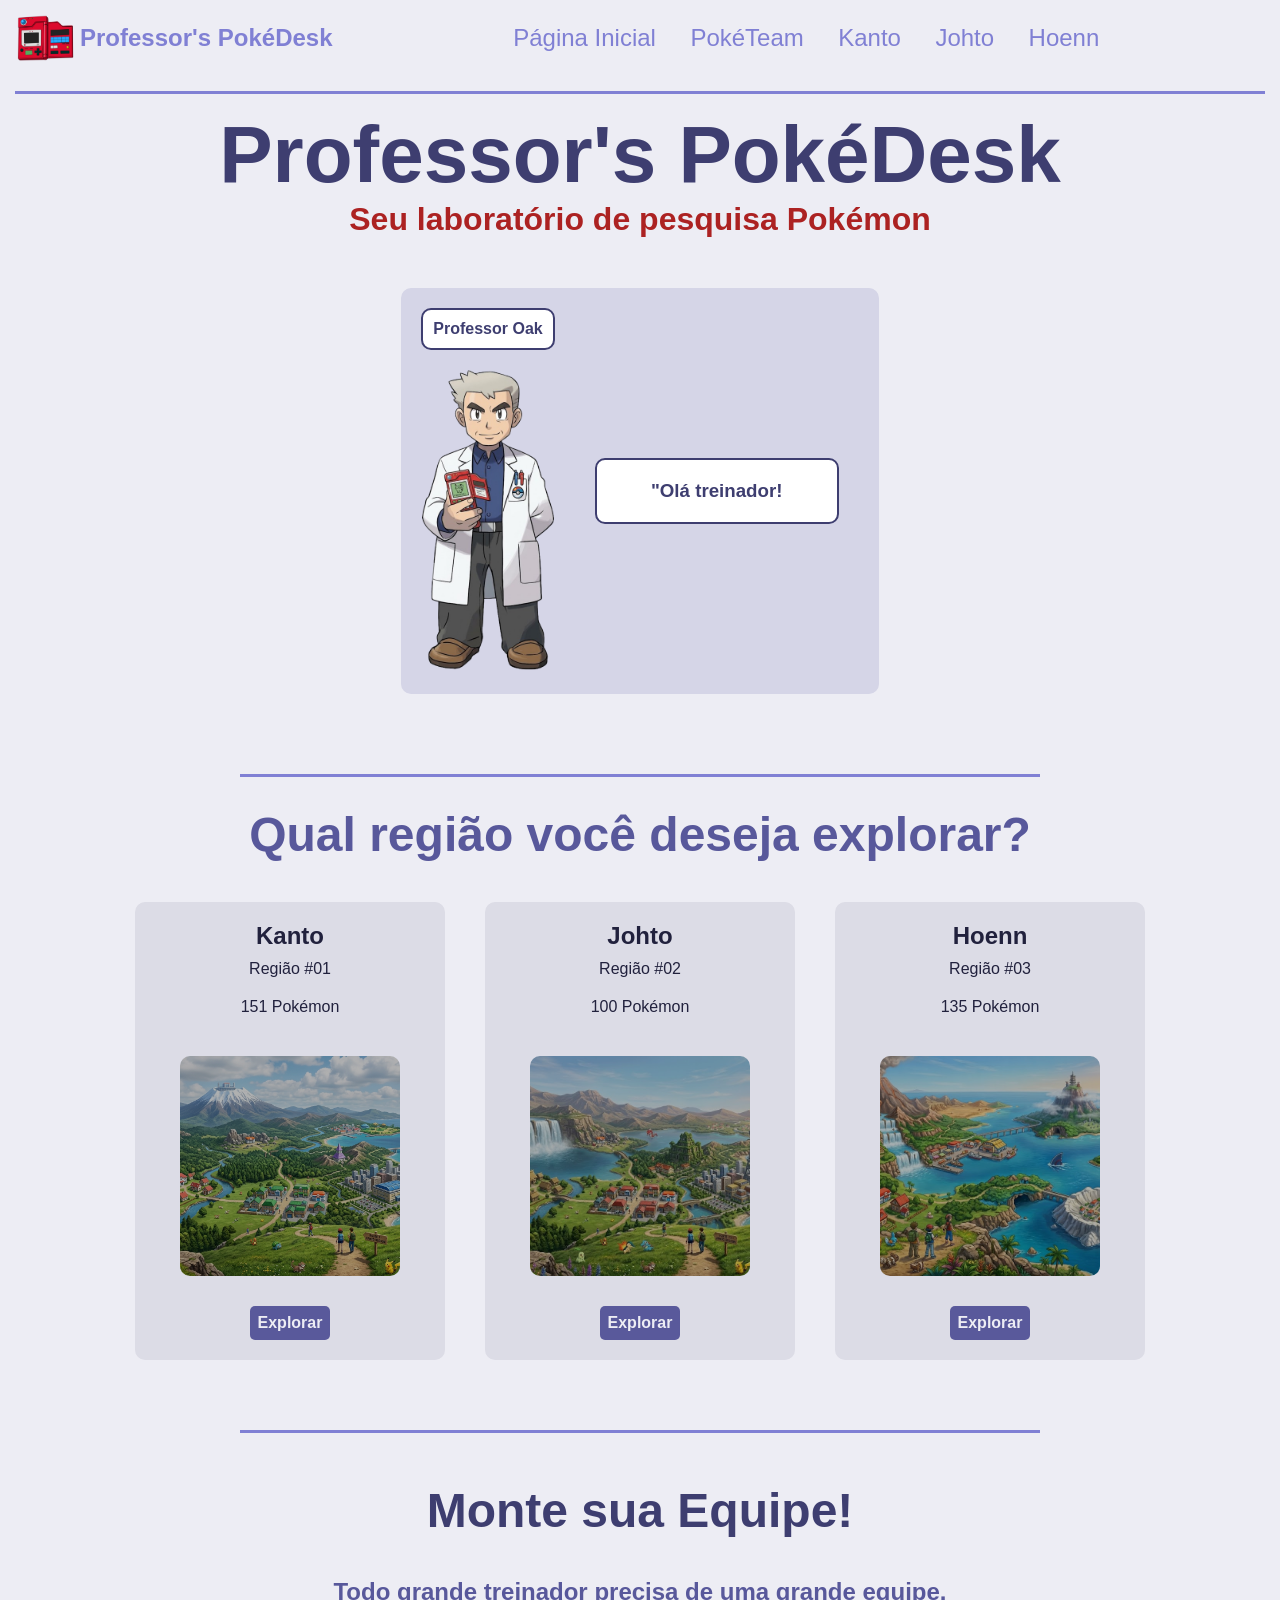
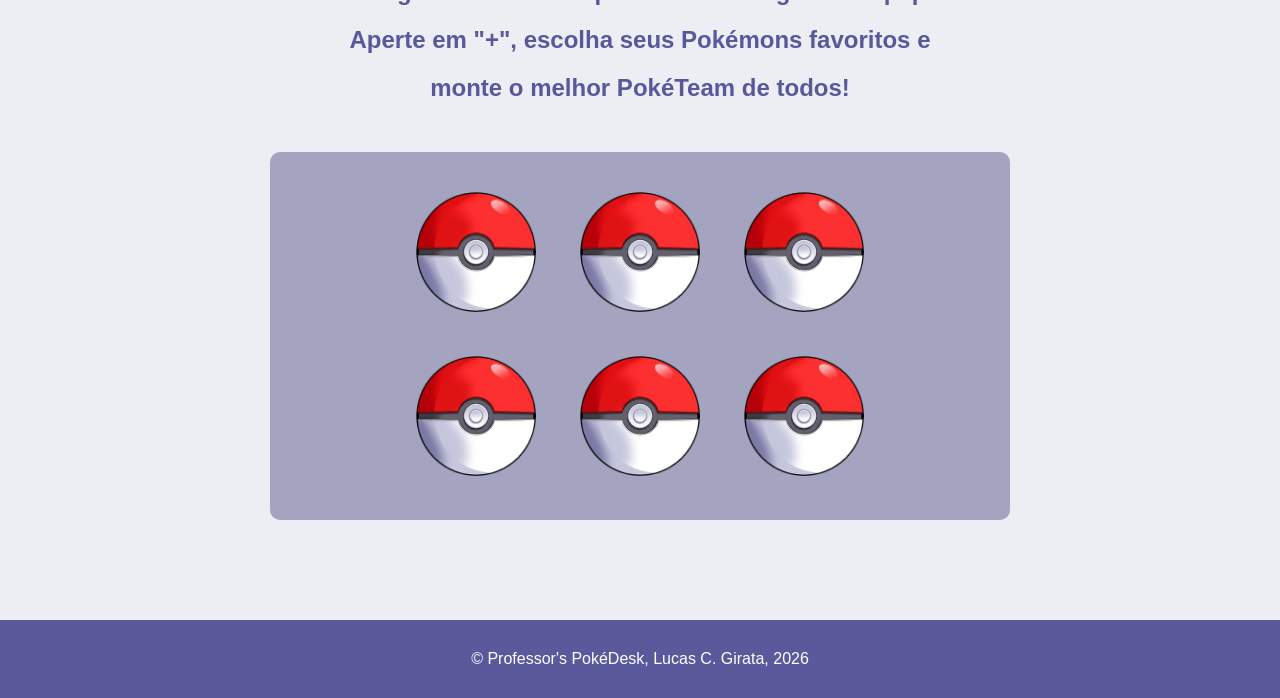
<file: pages/index.html>
<!doctype html>
<html lang="pt-br">
  <head>
    <meta charset="UTF-8" />
    <meta name="viewport" content="width=device-width, initial-scale=1.0" />
    <title>Professor's PokéDesk</title>
    <link rel="stylesheet" href="index.css" />
    <link rel="icon" type="image/x-icon" href="../imgs/pokedex.webp" />
    <script src="index.js" defer></script>
  </head>
  <body>
    <header>
      <a href="index.html" id="logo">
        <img src="../imgs/pokedex.webp" alt="logo_pokedex" />
        <h2>Professor's PokéDesk</h2>
      </a>
      <nav>
        <a href="index.html">Página Inicial</a>
        <a href="poketeam.html">PokéTeam</a>
        <a href="kanto.html">Kanto</a>
        <a href="johto.html">Johto</a>
        <a href="hoenn.html">Hoenn</a>
      </nav>
    </header>

    <hr />

    <main>
      <section class="section1">
        <h1>Professor's PokéDesk</h1>
        <h2>Seu laboratório de pesquisa Pokémon</h2>
        <div id="speak">
          <div>
            <h4>Professor Oak</h4>
            <img src="../imgs/index/professor.png" alt="Professor" />
          </div>
          <h3 id="speech"></h3>
        </div>
      </section>

      <hr />

      <section class="section2">
        <h1>Qual região você deseja explorar?</h1>
        <div class="region-cards">
          <div class="card">
            <span id="kanto">
              <h3>Kanto</h3>
            </span>
            <p>Região #01</p>
            <p>151 Pokémon</p>
            <img src="../imgs/kanto/kanto.jpeg" alt="Kanto" />
            <a href="kanto.html">Explorar</a>
          </div>

          <div class="card">
            <span id="johto">
              <h3>Johto</h3>
            </span>
            <p>Região #02</p>
            <p>100 Pokémon</p>
            <img src="../imgs/johto/johto.jpg" alt="Johto" />
            <a href="johto.html">Explorar</a>
          </div>

          <div class="card">
            <span id="hoenn">
              <h3>Hoenn</h3>
            </span>
            <p>Região #03</p>
            <p>135 Pokémon</p>
            <img src="../imgs/hoenn/hoenn.jpg" alt="Hoenn" />
            <a href="hoenn.html">Explorar</a>
          </div>
        </div>
        <hr />
      </section>

      <section class="section3">
        <h1>Monte sua Equipe!</h1>
        <h2>Todo grande treinador precisa de uma grande equipe.</h2>
        <h2>Aperte em "+", escolha seus Pokémons favoritos e</h2>
        <h2>monte o melhor PokéTeam de todos!</h2>
        <div class="desk">
          <div>
            <div class="img-wrapper">
              <img
                src="../imgs/index/pokeball.png"
                class="img-normal"
                alt="pokebola"
              />
              <img
                src="../imgs/index/open-pokeball.png"
                class="img-hover"
                alt="pokebola aberta"
              />
              <a href="poketeam.html" class="input-overlay">+</a>
            </div>
            <div class="img-wrapper">
              <img
                src="../imgs/index/pokeball.png"
                class="img-normal"
                alt="pokebola"
              />
              <img
                src="../imgs/index/open-pokeball.png"
                class="img-hover"
                alt="pokebola aberta"
              />
              <a href="poketeam.html" class="input-overlay">+</a>
            </div>
            <div class="img-wrapper">
              <img
                src="../imgs/index/pokeball.png"
                class="img-normal"
                alt="pokebola"
              />
              <img
                src="../imgs/index/open-pokeball.png"
                class="img-hover"
                alt="pokebola aberta"
              />
              <a href="poketeam.html" class="input-overlay">+</a>
            </div>
          </div>
          <div>
            <div class="img-wrapper">
              <img
                src="../imgs/index/pokeball.png"
                class="img-normal"
                alt="pokebola"
              />
              <img
                src="../imgs/index/open-pokeball.png"
                class="img-hover"
                alt="pokebola aberta"
              />
              <a href="poketeam.html" class="input-overlay">+</a>
            </div>
            <div class="img-wrapper">
              <img
                src="../imgs/index/pokeball.png"
                class="img-normal"
                alt="pokebola"
              />
              <img
                src="../imgs/index/open-pokeball.png"
                class="img-hover"
                alt="pokebola aberta"
              />
              <a href="poketeam.html" class="input-overlay">+</a>
            </div>
            <div class="img-wrapper">
              <img
                src="../imgs/index/pokeball.png"
                class="img-normal"
                alt="pokebola"
              />
              <img
                src="../imgs/index/open-pokeball.png"
                class="img-hover"
                alt="pokebola aberta"
              />
              <a href="poketeam.html" class="input-overlay">+</a>
            </div>
          </div>
        </div>
      </section>
    </main>

    <footer>© Professor's PokéDesk, Lucas C. Girata, 2026</footer>
  </body>
</html>
</file>
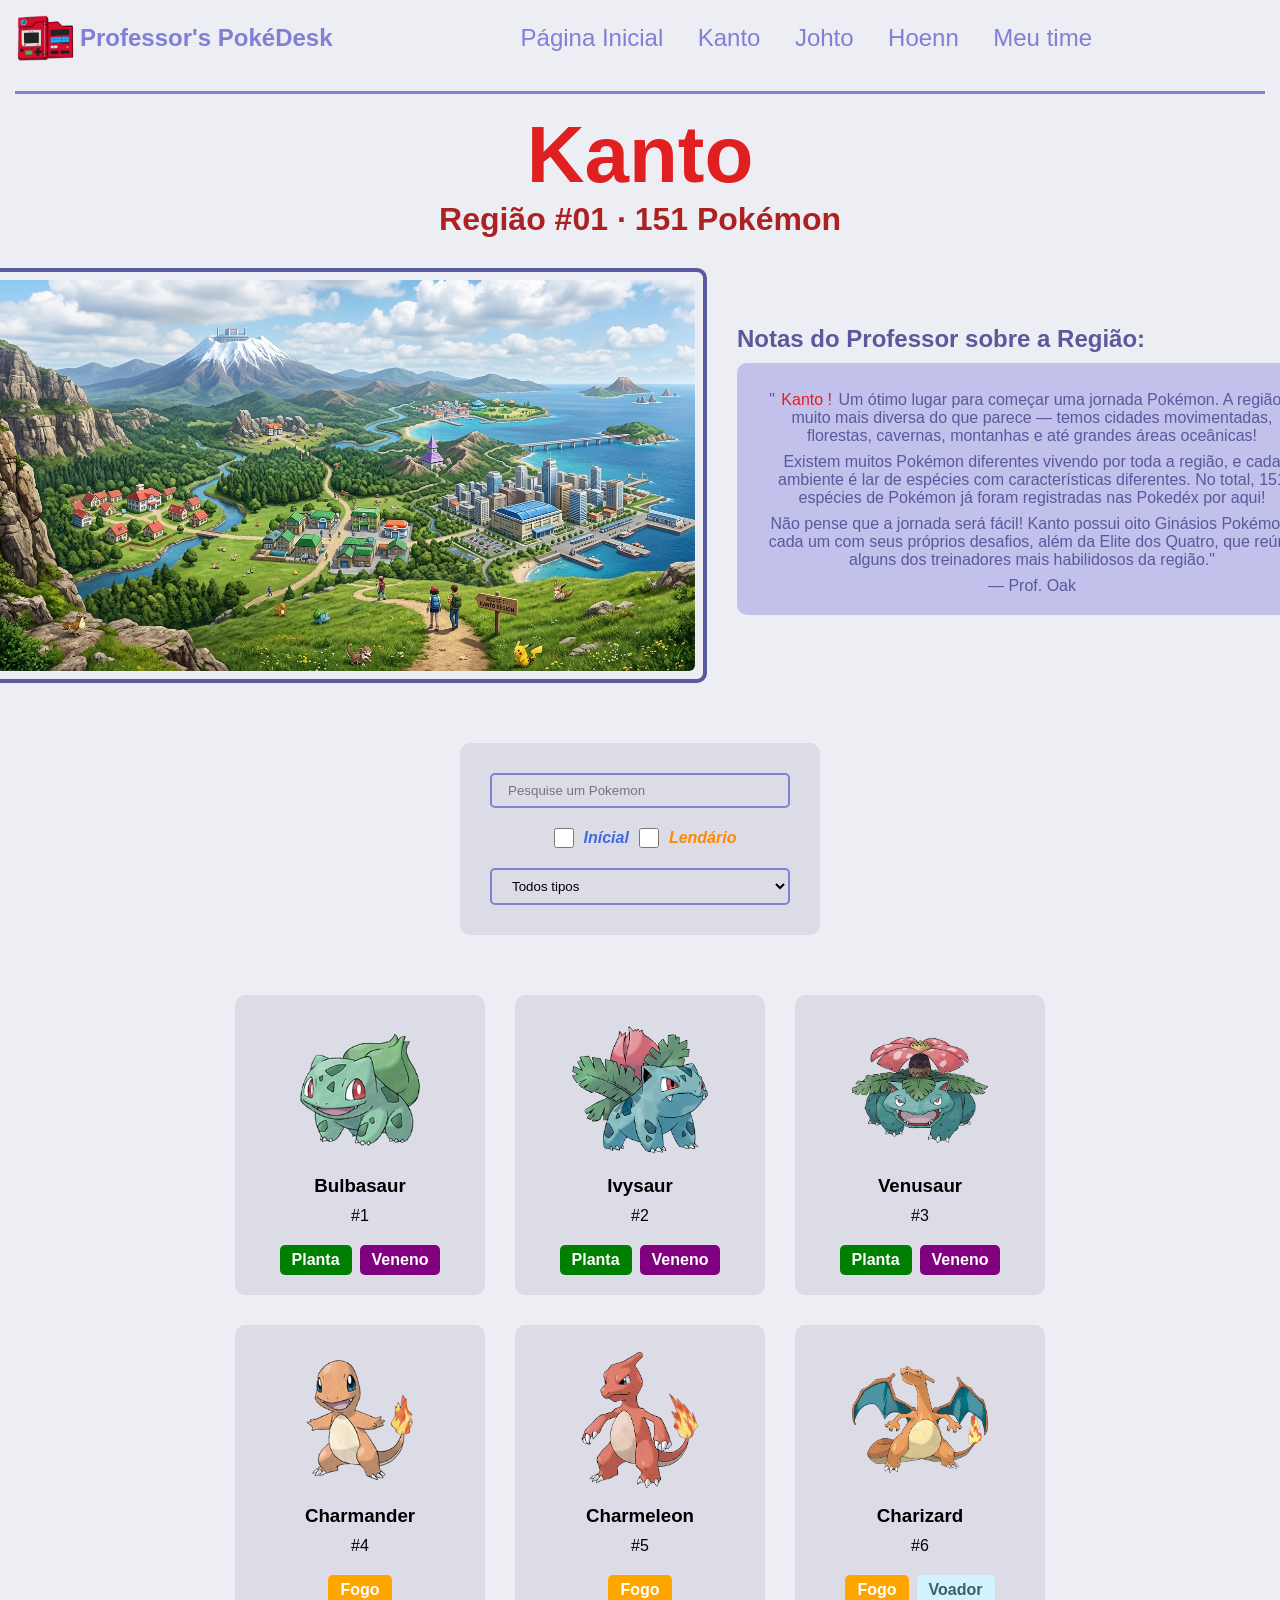
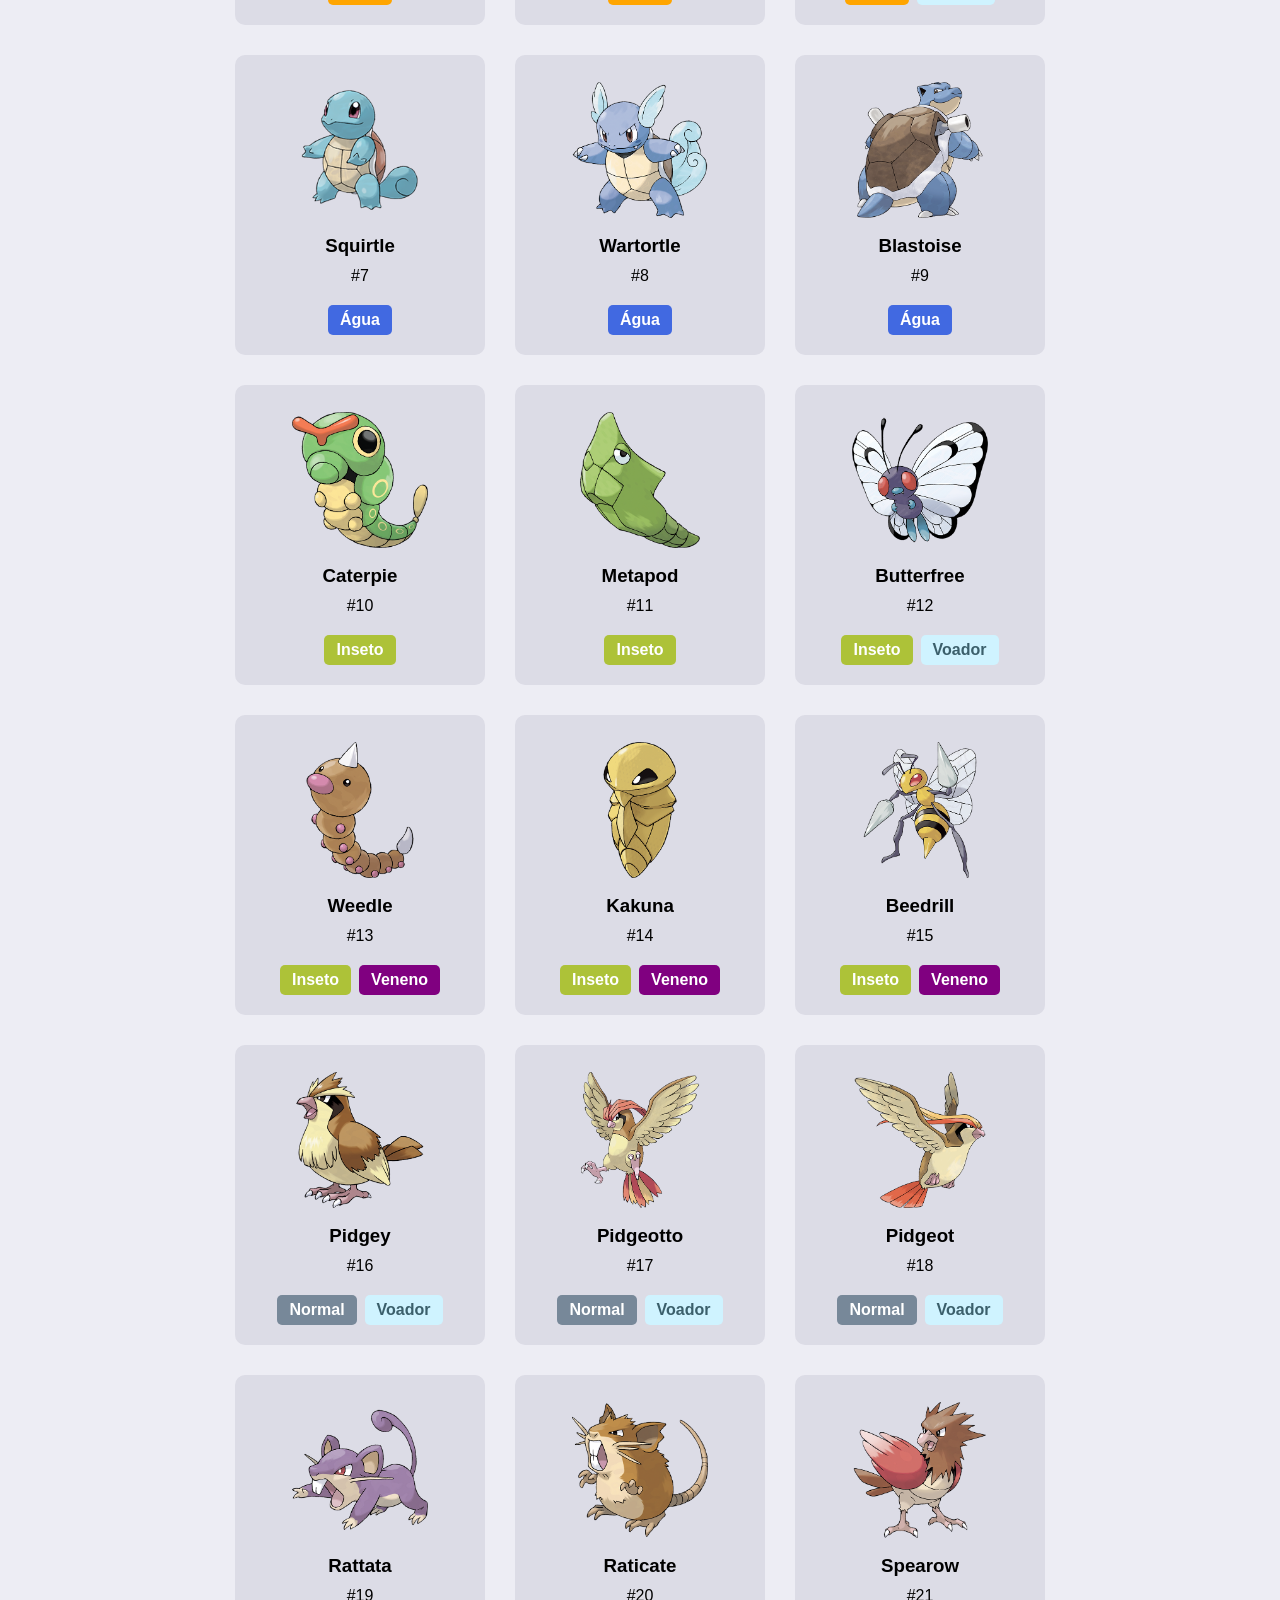
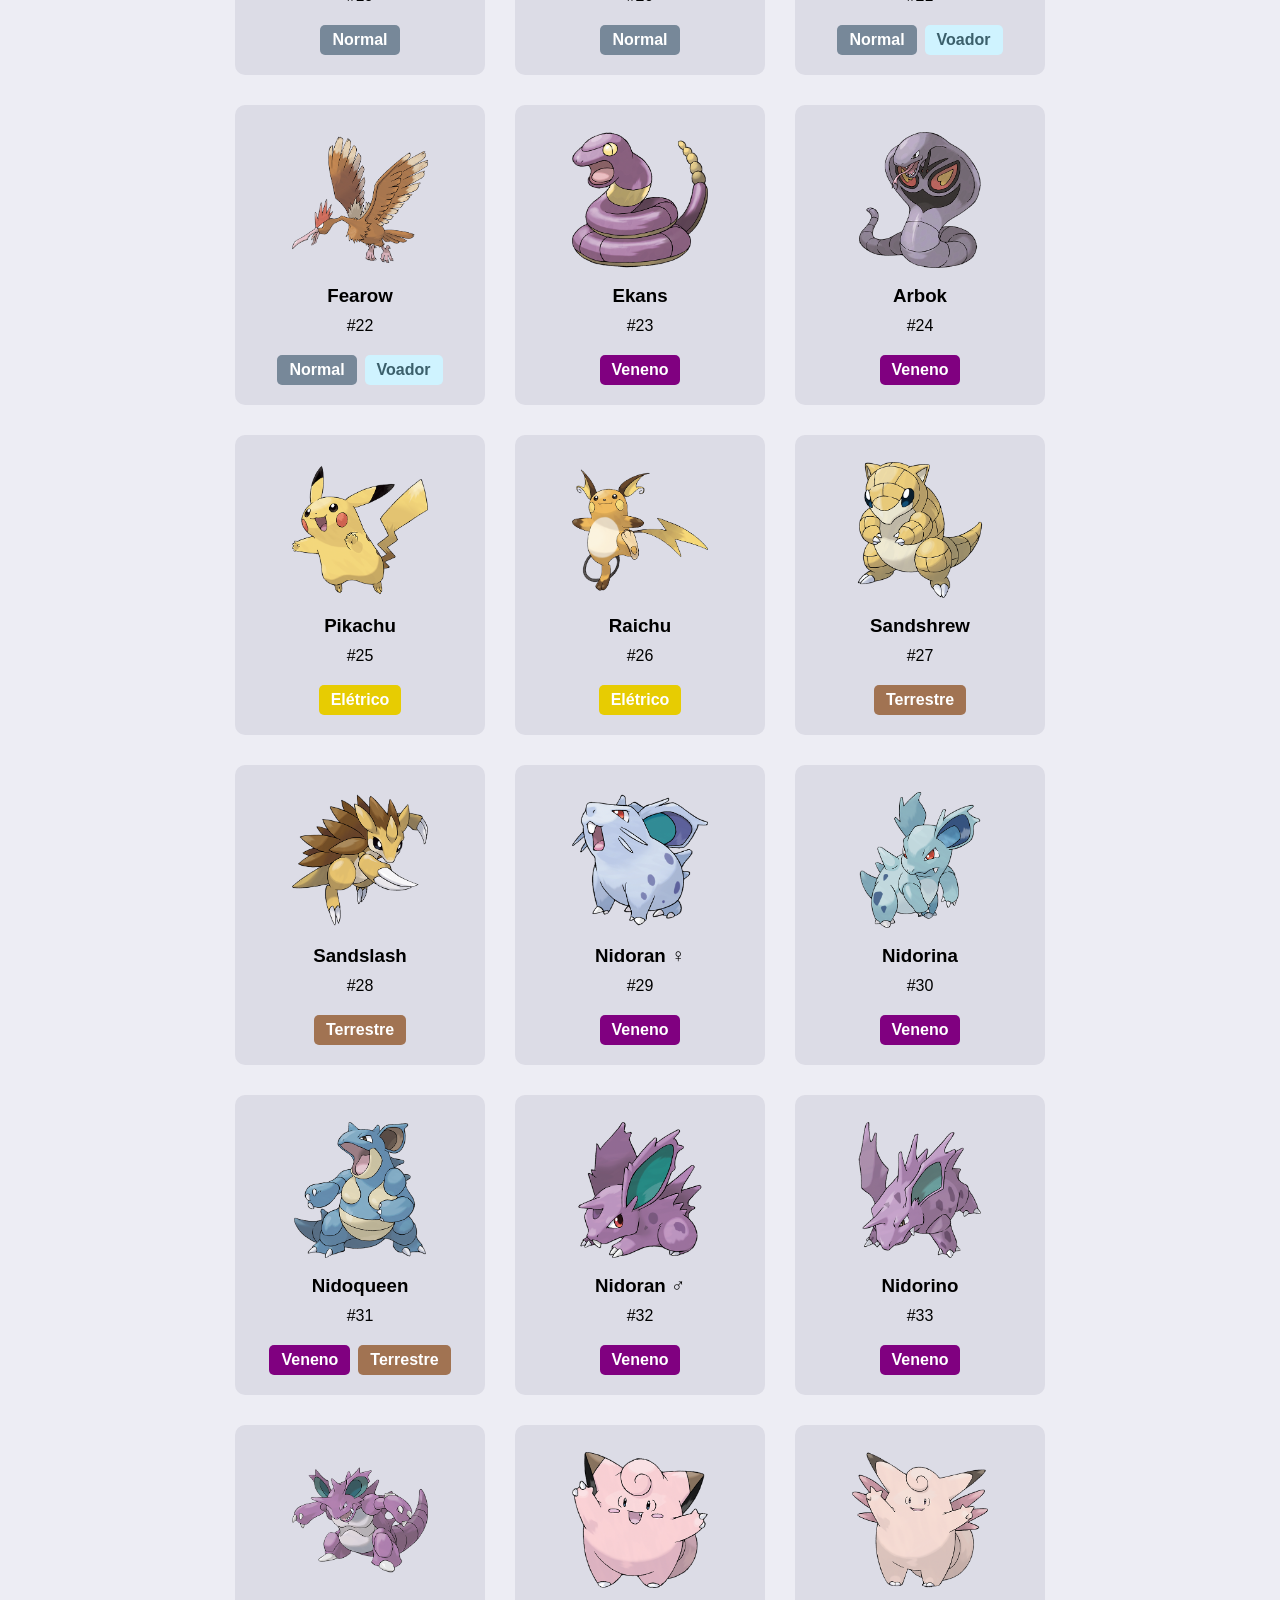
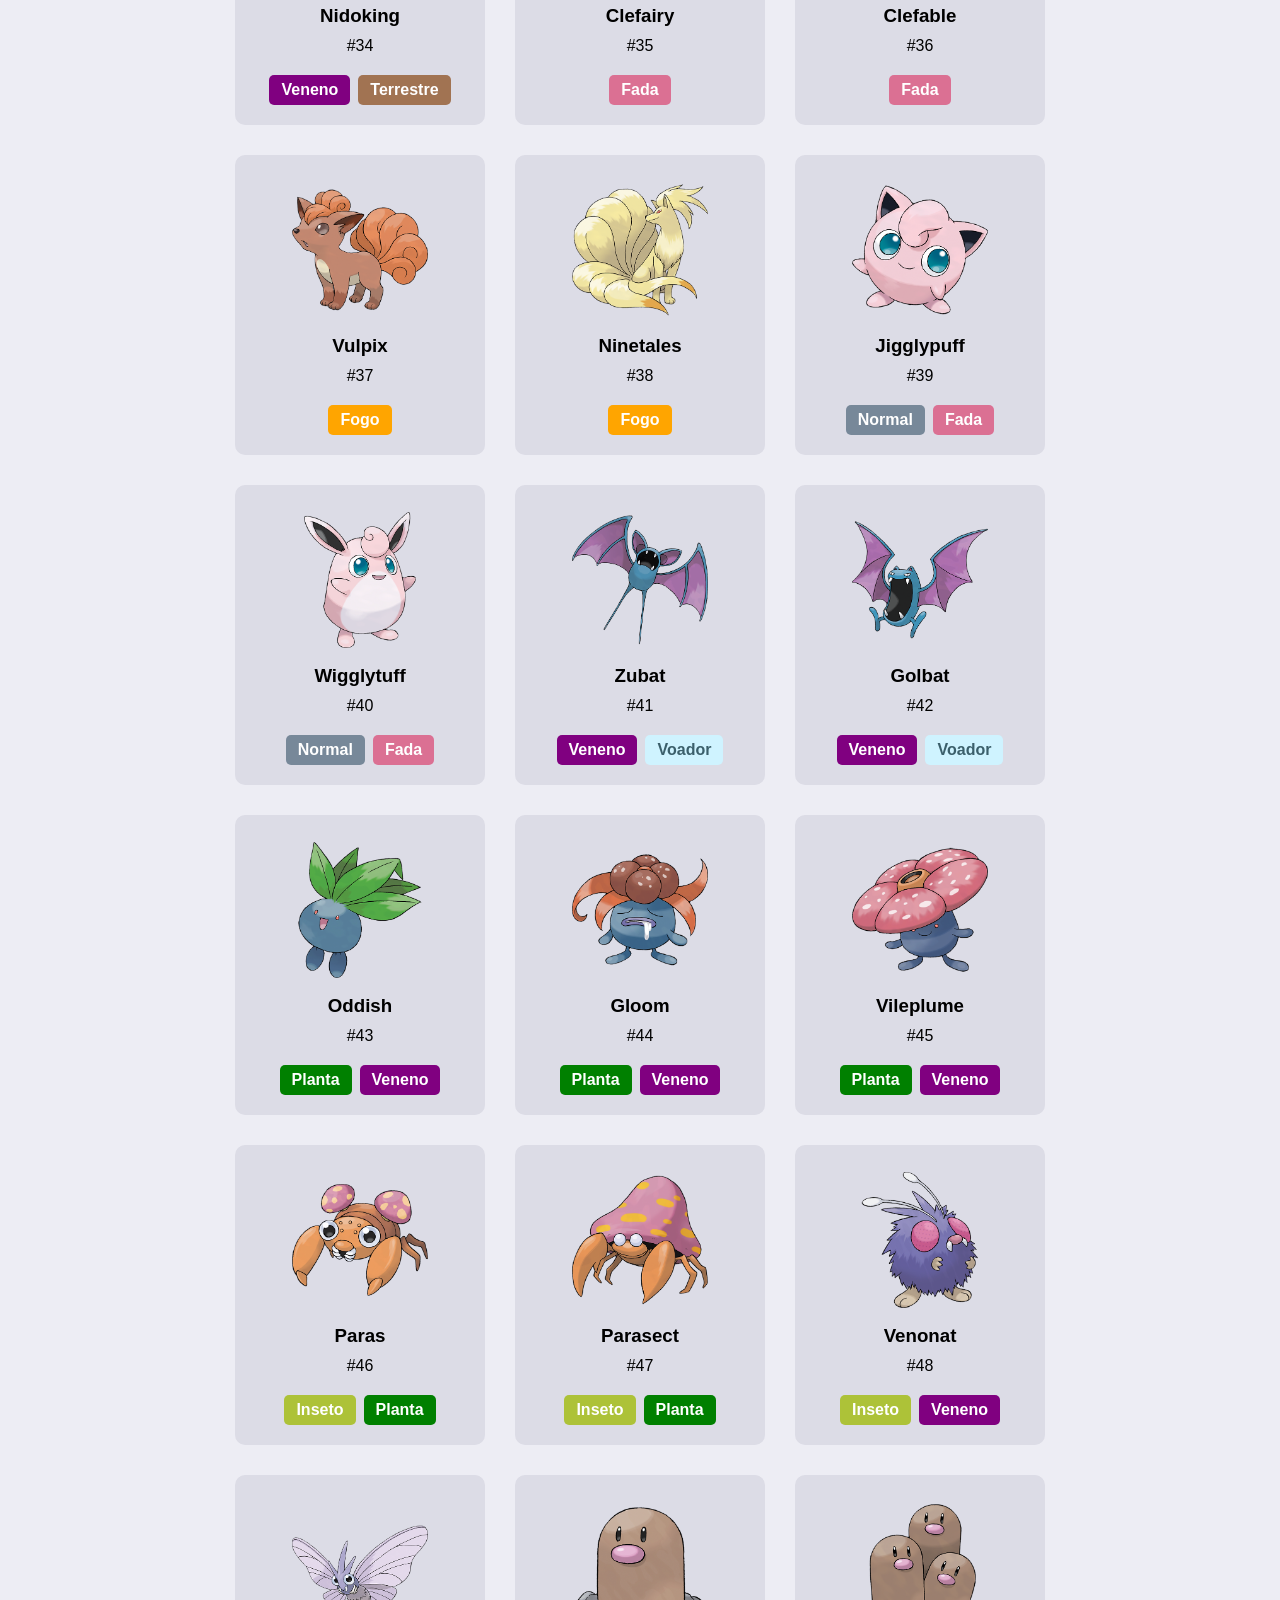
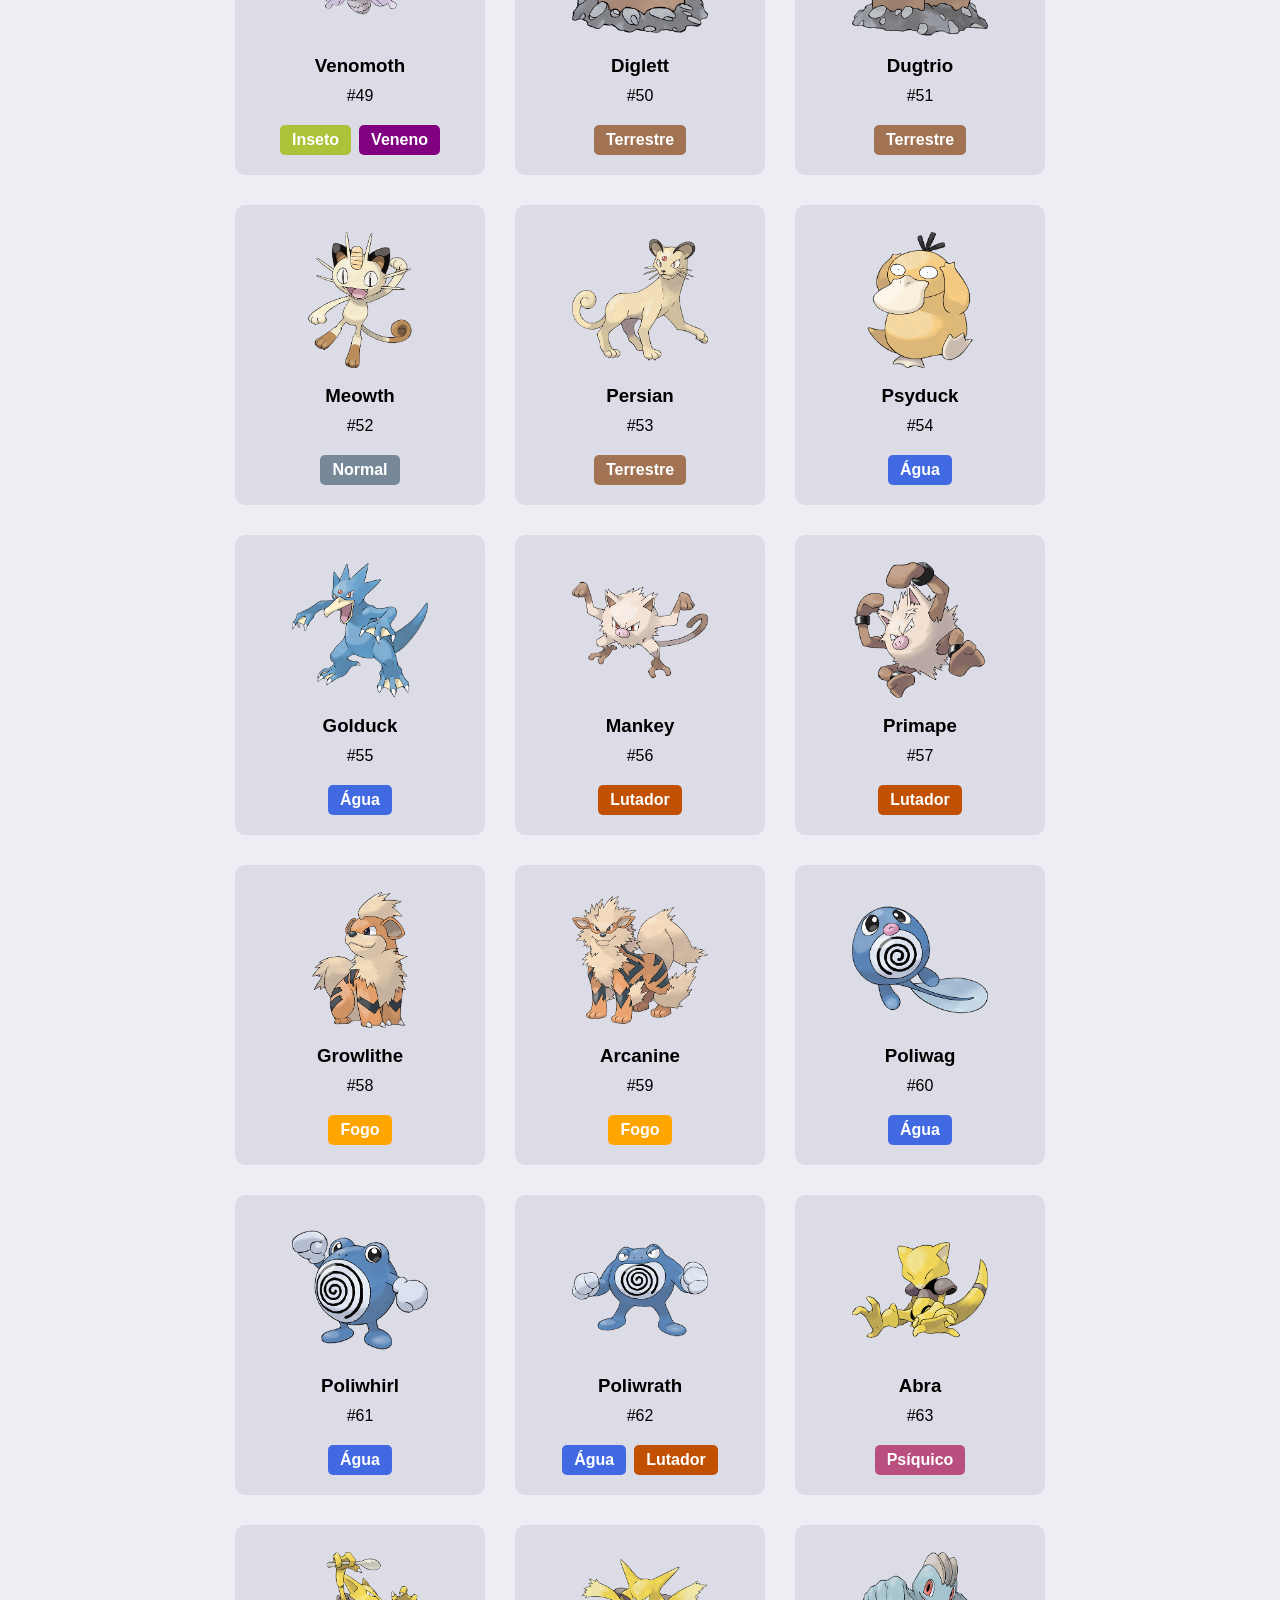
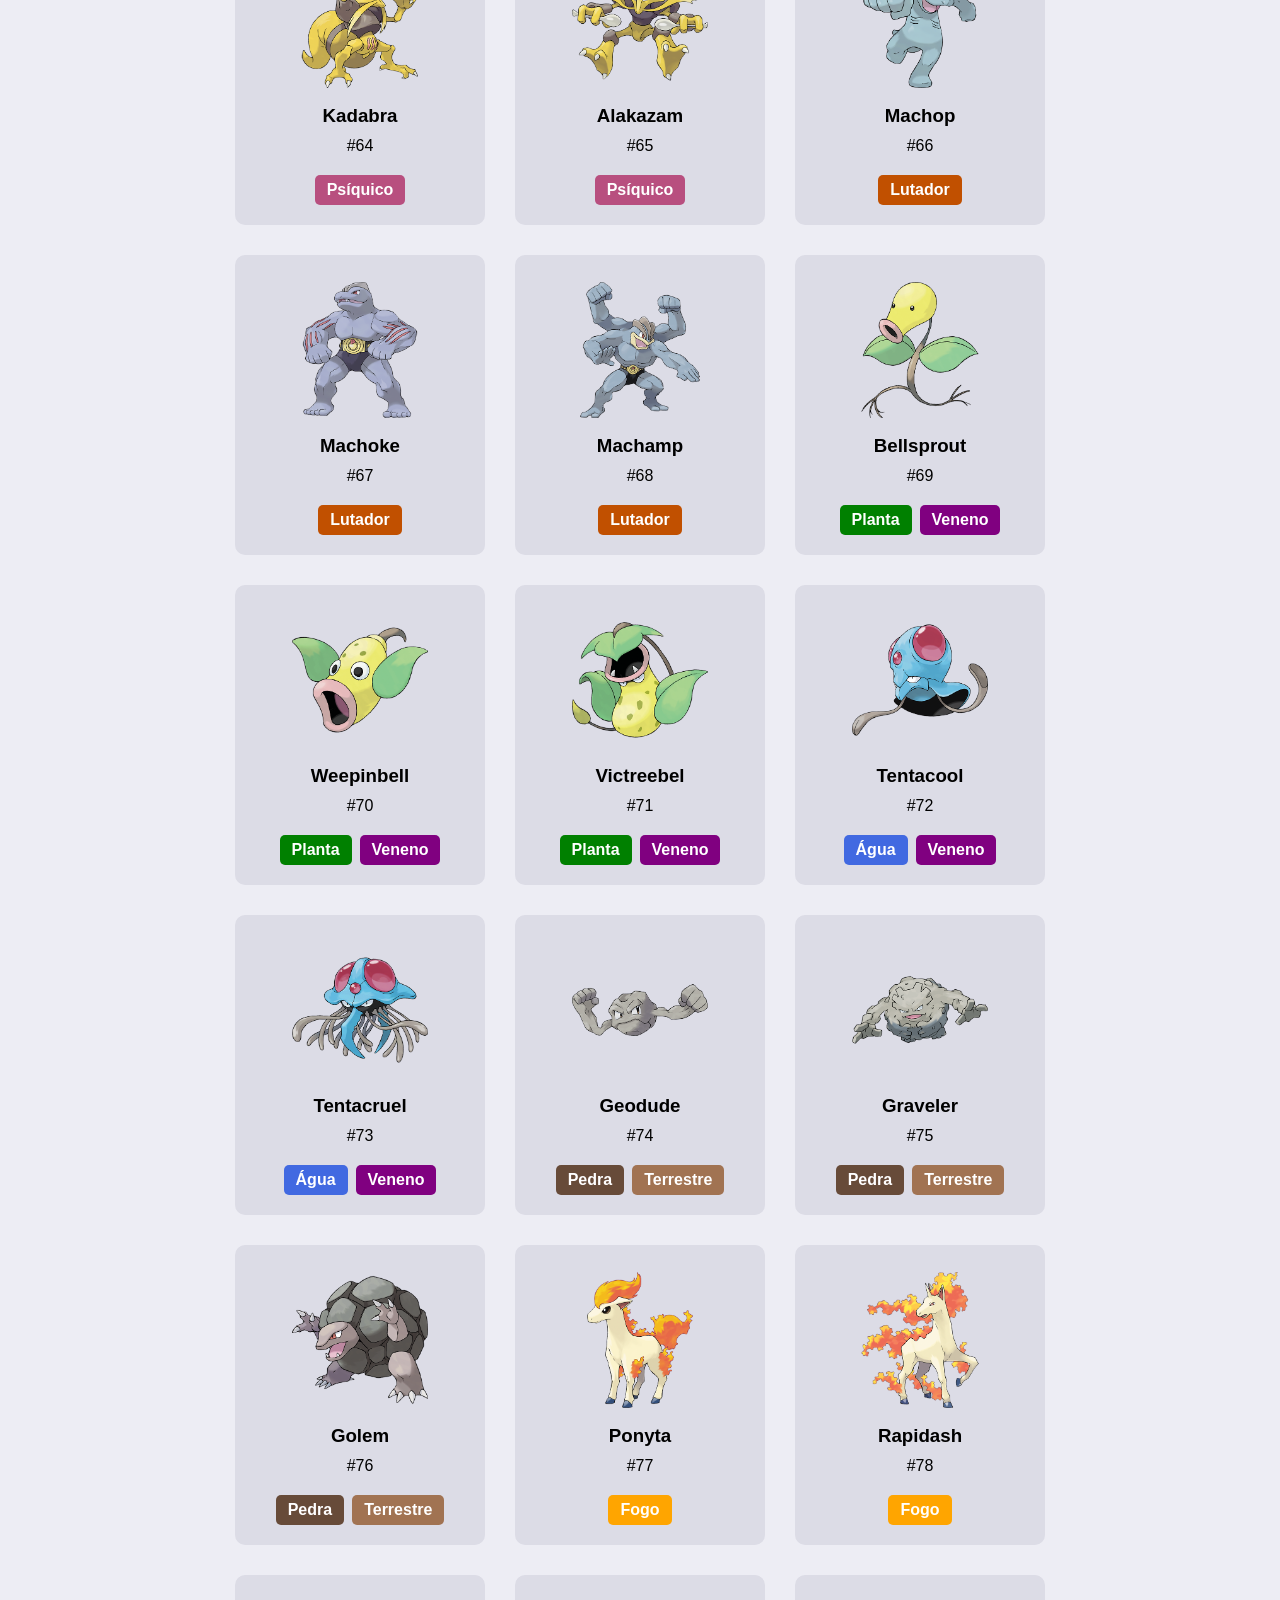
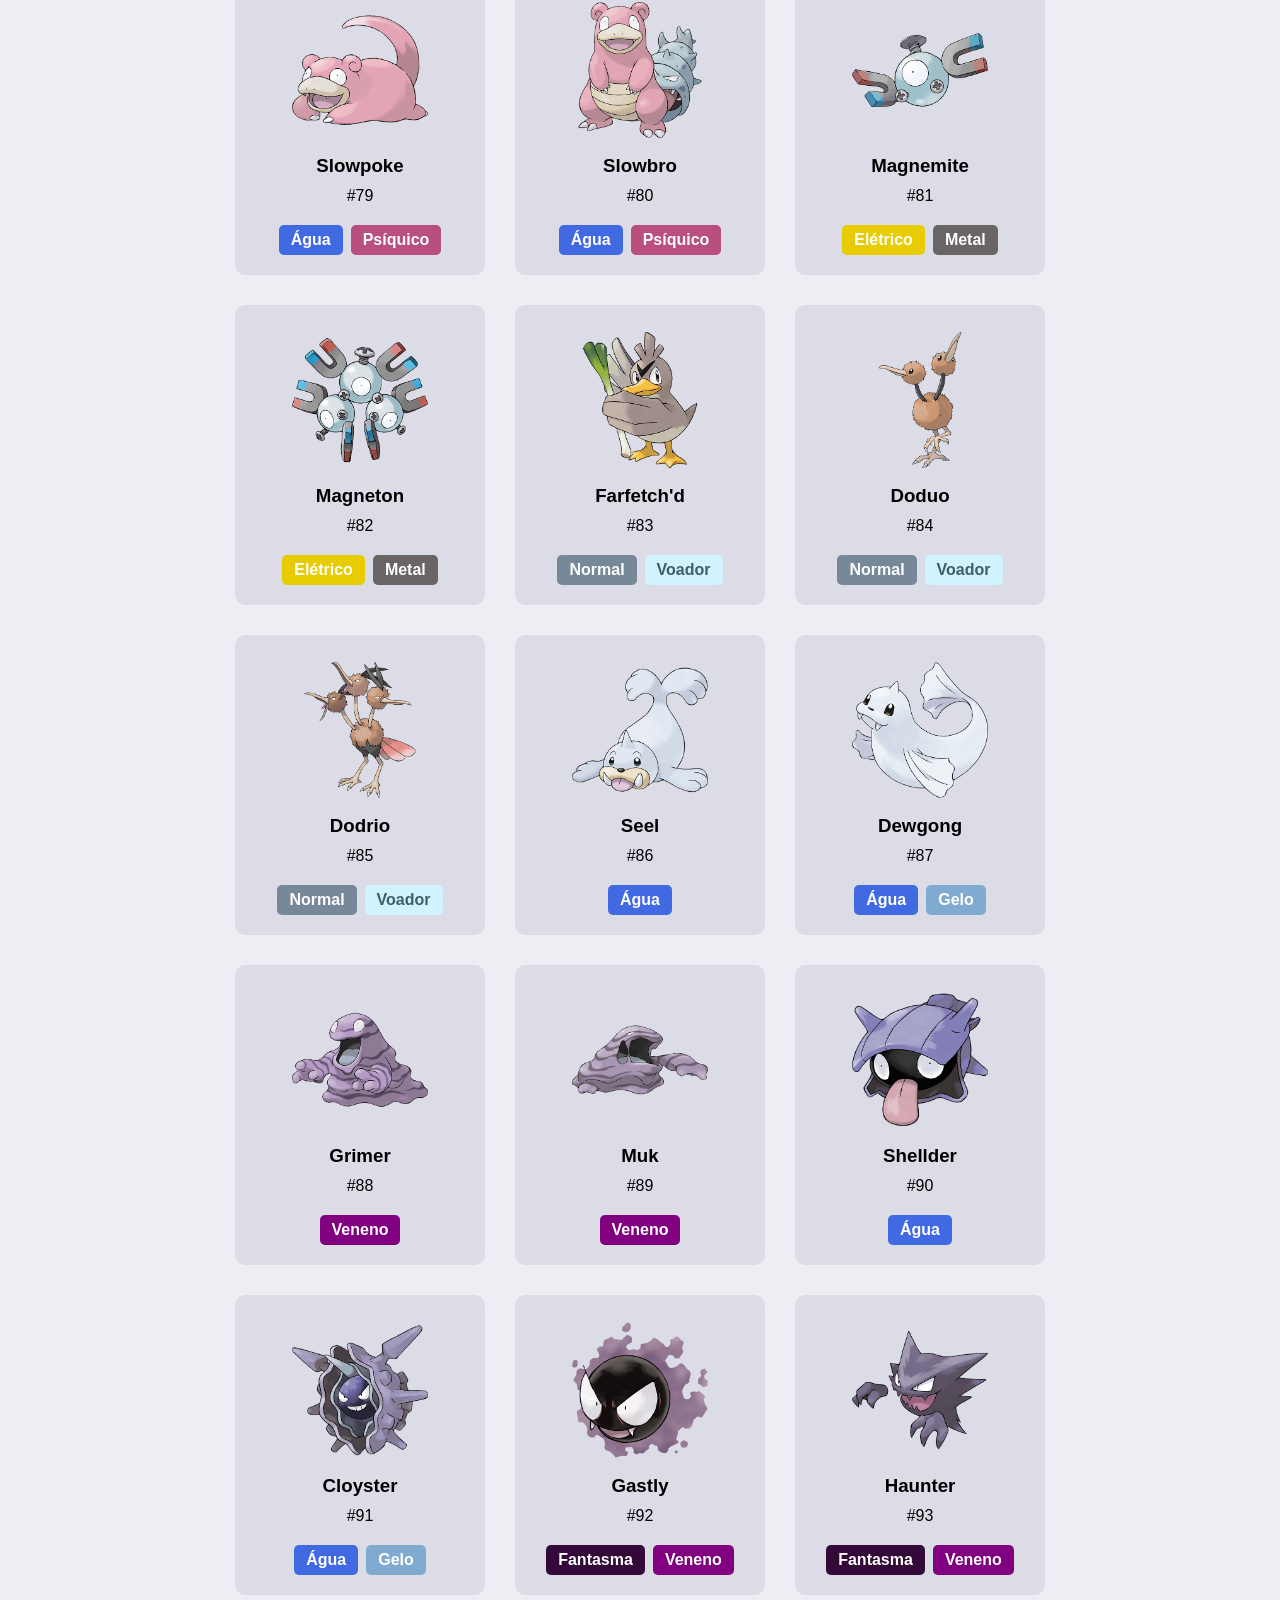
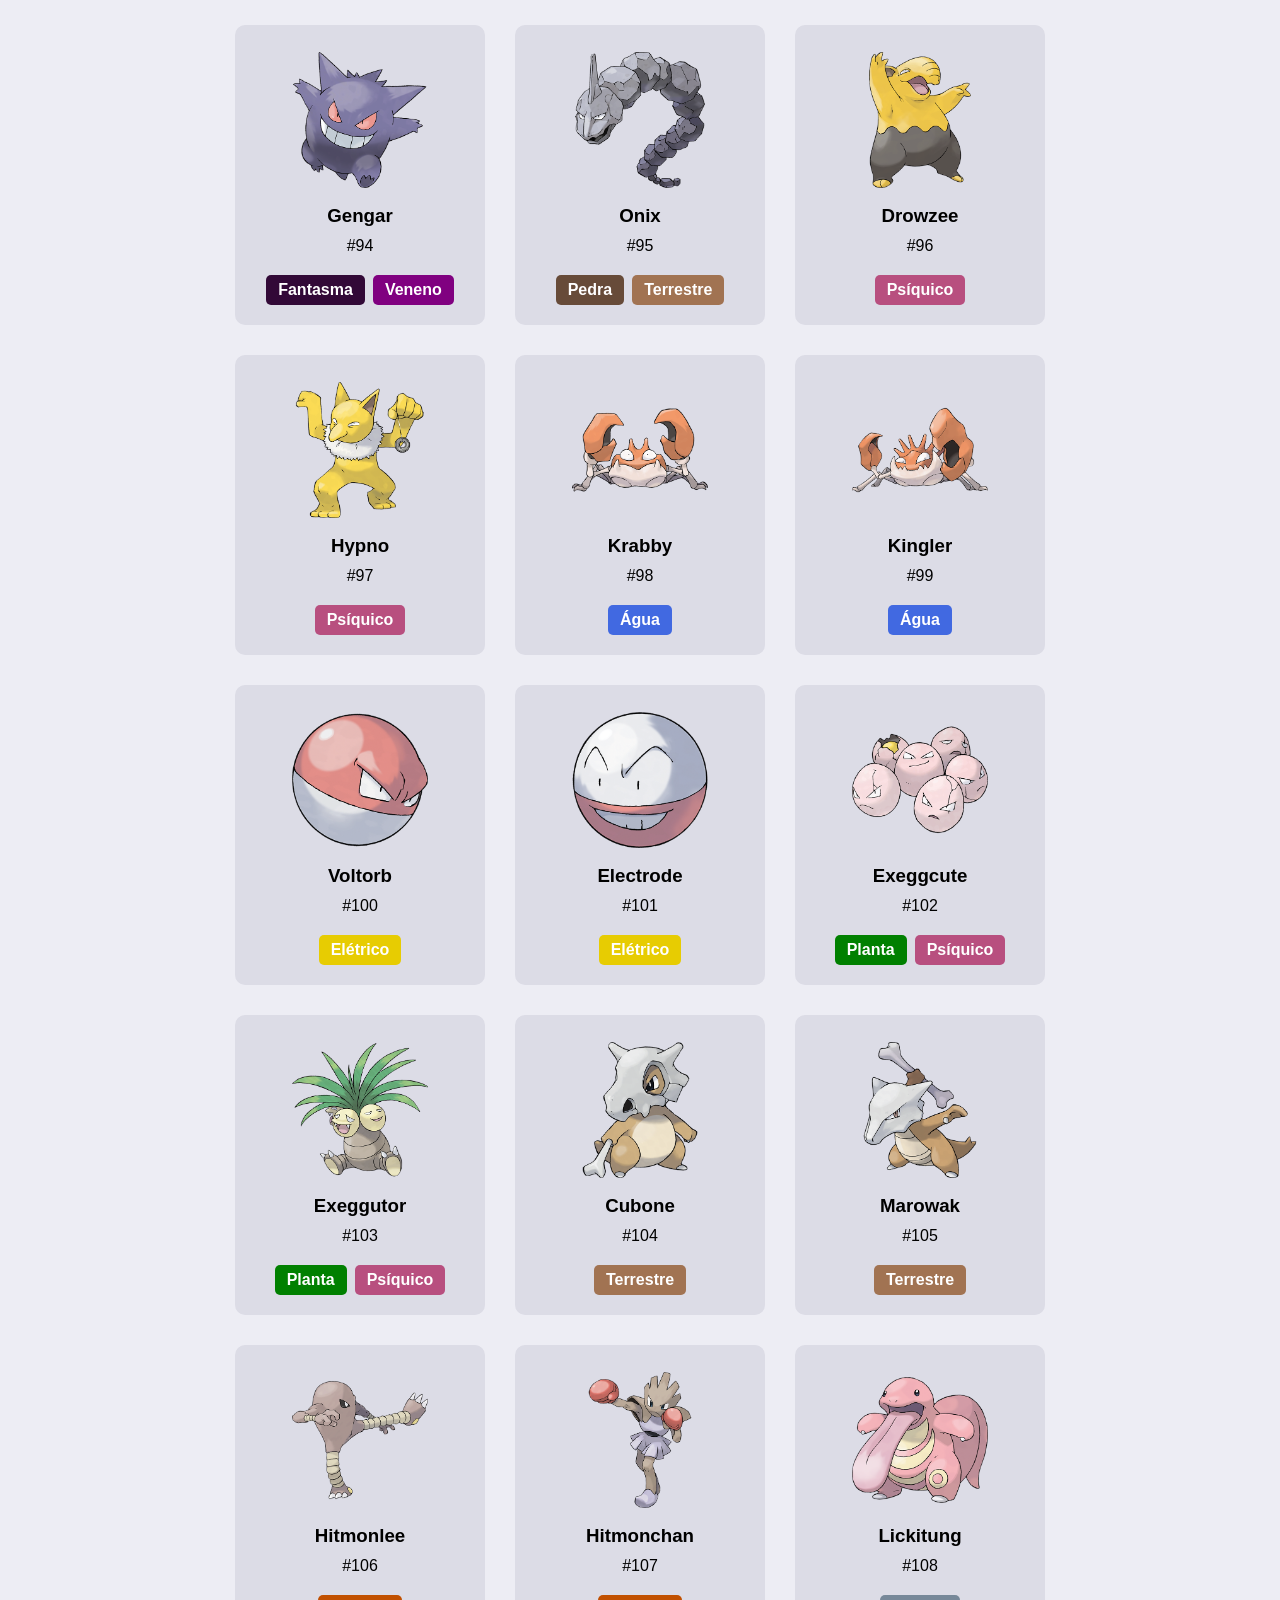
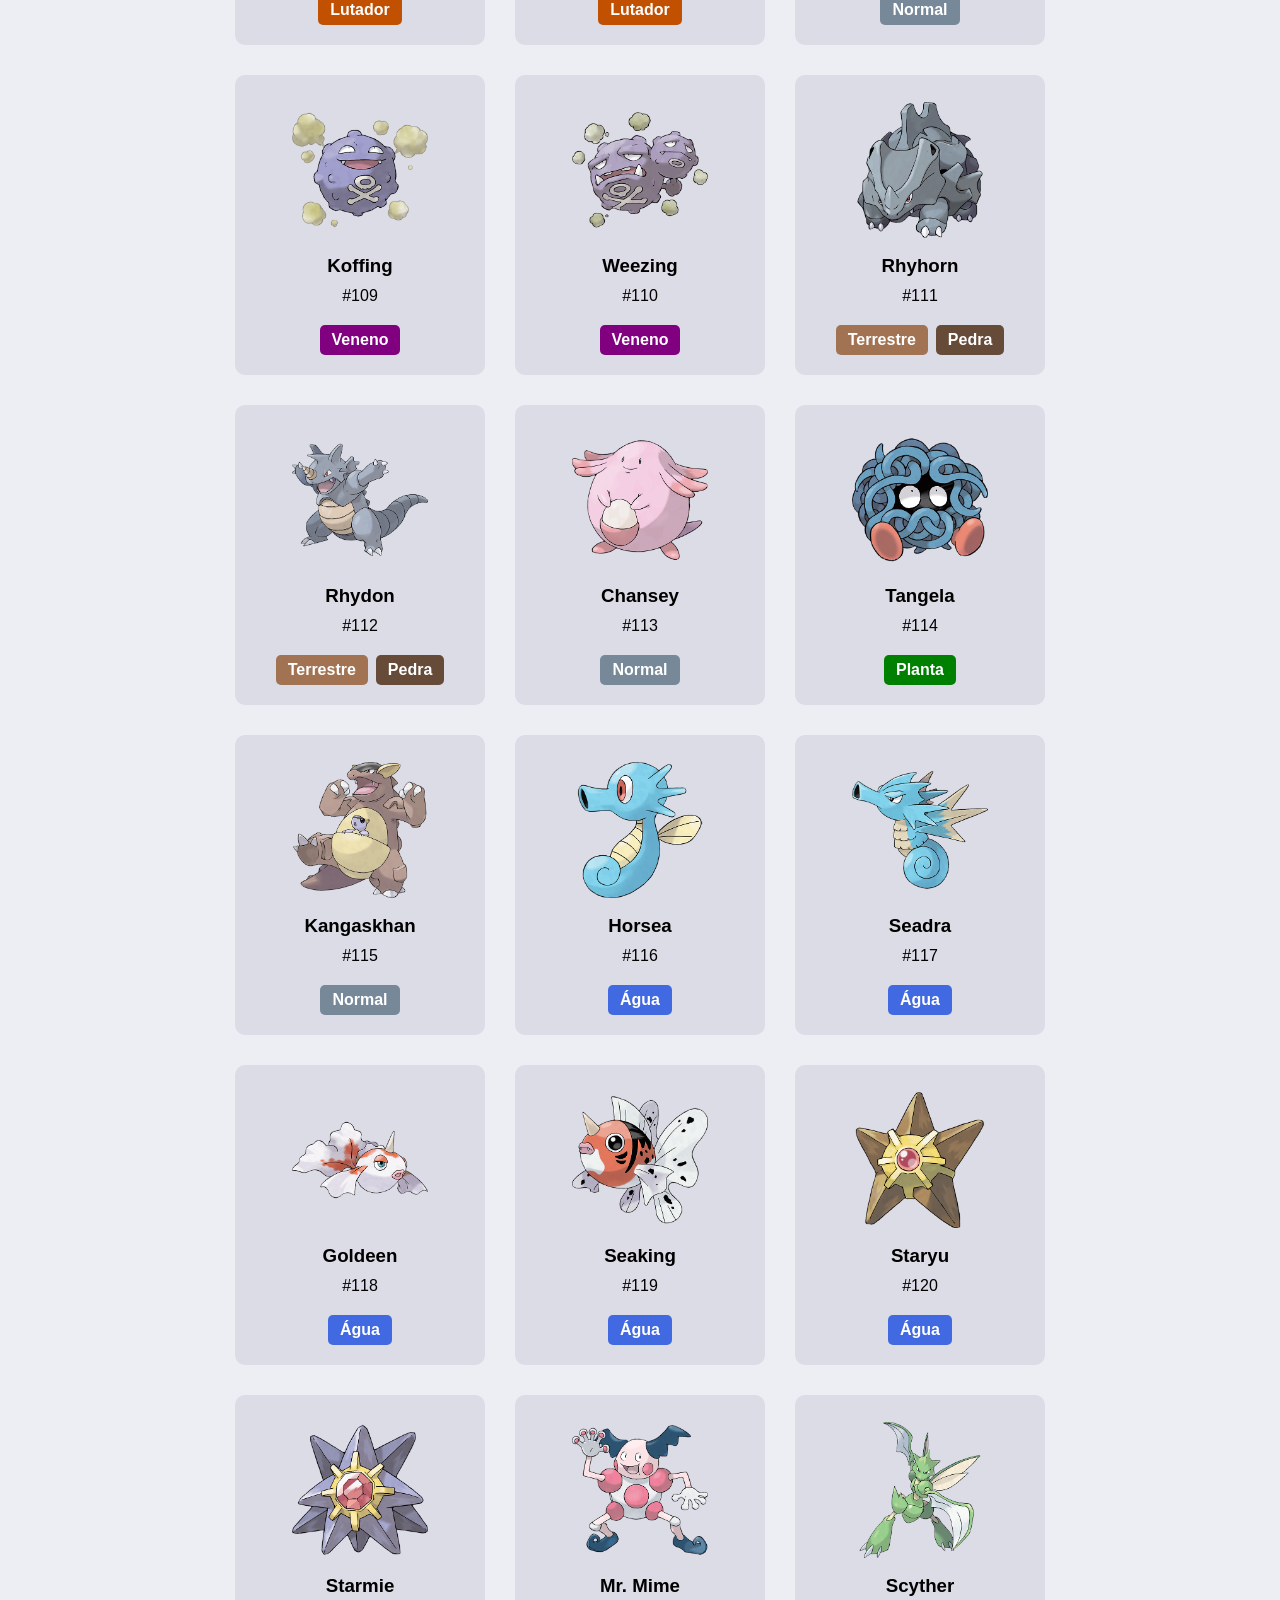
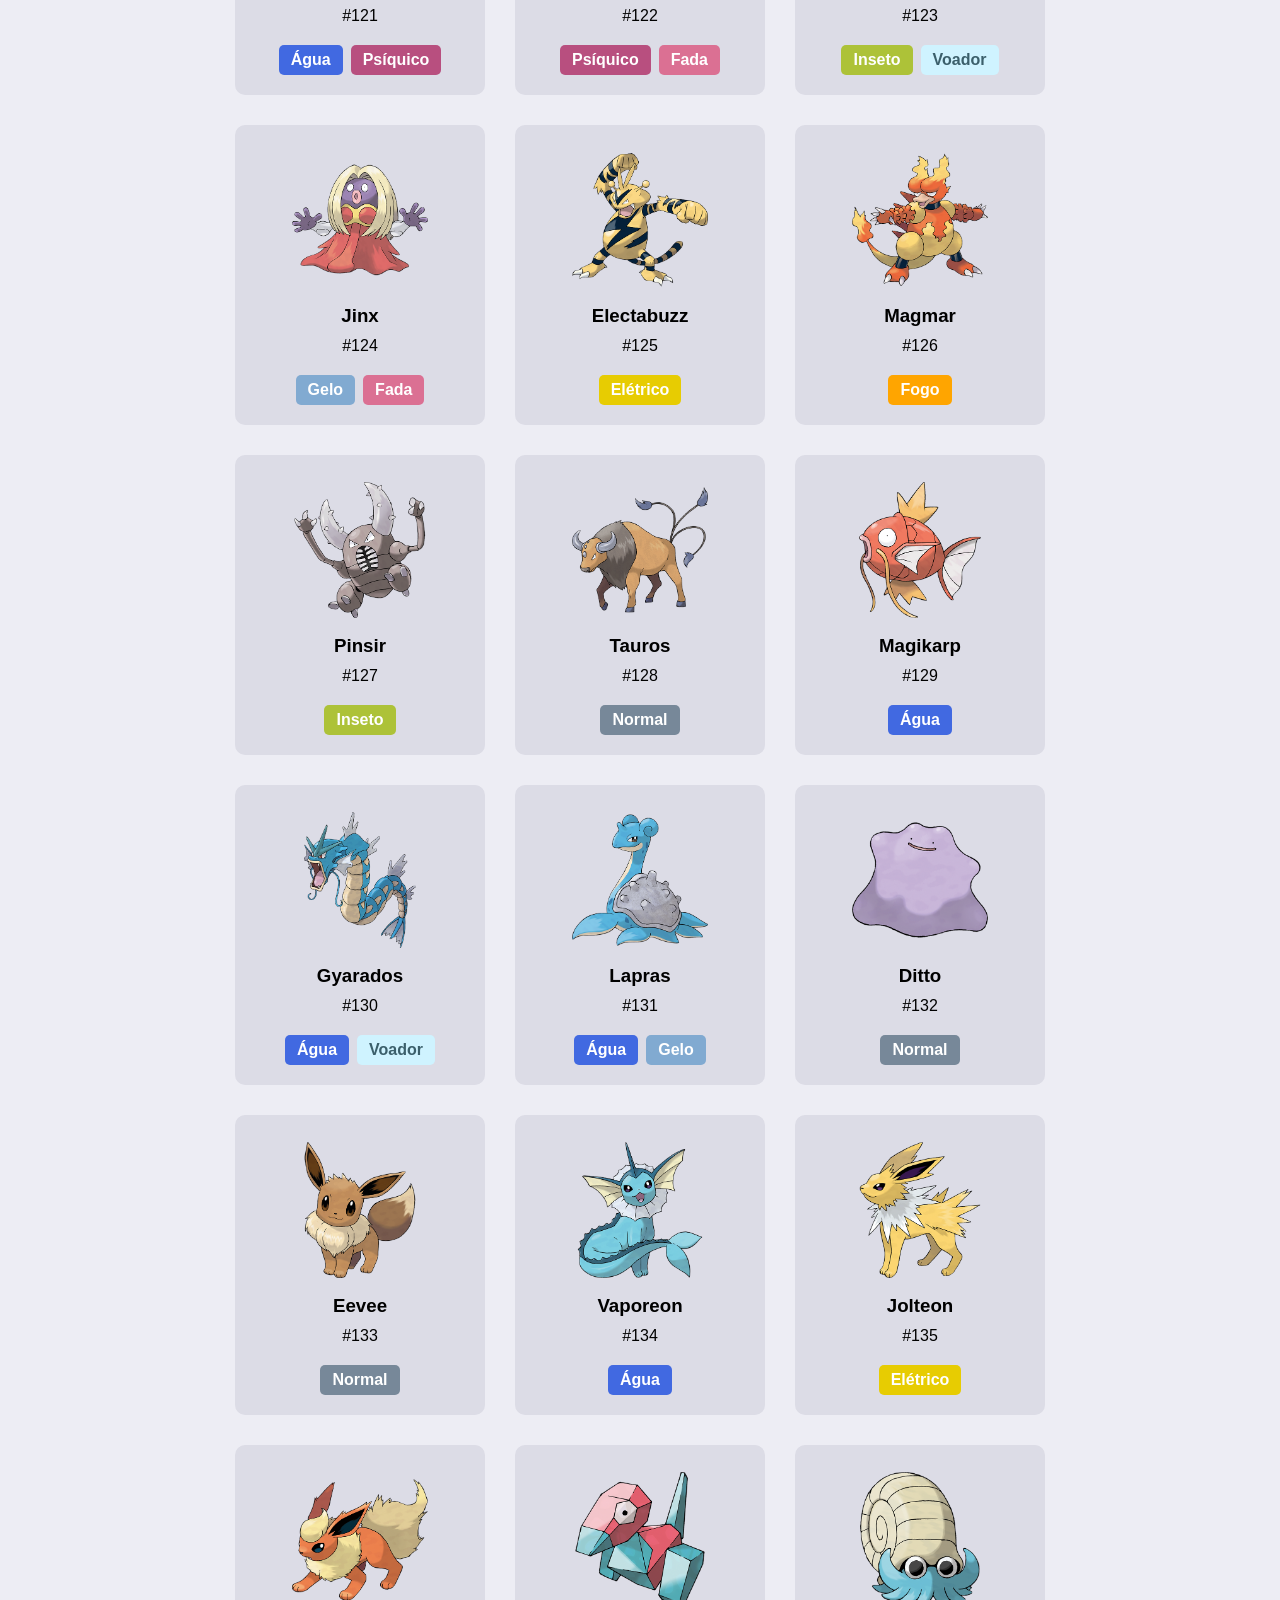
<file: kanto.html>
<!doctype html>
<html lang="pt-br">
  <head>
    <meta charset="UTF-8" />
    <meta name="viewport" content="width=device-width, initial-scale=1.0" />
    <title>Kanto - Professor's PokéDesk</title>
    <link rel="stylesheet" href="style.css" />
    <link
      href="https://fonts.cdnfonts.com/css/pokemon-solid-2"
      rel="stylesheet"
    />
    <link rel="icon" type="image/png" href="imgs/pokedex.webp" />
    <script src="kanto.js" defer></script>
  </head>
  <body>
    <header>
      <a href="index.html" id="logo">
        <img src="imgs/pokedex.webp" alt="logo_pokedex" />
        <h2>Professor's PokéDesk</h2>
      </a>
      <nav>
        <a href="index.html">Página Inicial</a>
        <a href="kanto.html">Kanto</a>
        <a href="johto.html">Johto</a>
        <a href="hoenn.html">Hoenn</a>
        <a href="time.html">Meu time</a>
      </nav>
    </header>

    <hr />

    <main>
      <h1 id="main-title">Kanto</h1>
      <h1 id="subtitle">Região #01 · 151 Pokémon</h1>
      <div class="content-container">
        <div class="main-image-wrapper">
          <img src="imgs/kanto/kanto.jpeg" alt="Kanto.jpeg" id="main-image" />
        </div>

        <div class="description-container">
          <h2>Notas do Professor sobre a Região:</h2>
          <div class="description">
            <p>
              " <span id="kanto">Kanto !</span> Um ótimo lugar para começar uma
              jornada Pokémon. A região é muito mais diversa do que parece —
              temos cidades movimentadas, florestas, cavernas, montanhas e até
              grandes áreas oceânicas!
            </p>

            <p>
              Existem muitos Pokémon diferentes vivendo por toda a região, e
              cada ambiente é lar de espécies com características diferentes. No
              total, 151 espécies de Pokémon já foram registradas nas Pokedéx
              por aqui!
            </p>

            <p>
              Não pense que a jornada será fácil! Kanto possui oito Ginásios
              Pokémon, cada um com seus próprios desafios, além da Elite dos
              Quatro, que reúne alguns dos treinadores mais habilidosos da
              região."
            </p>
            <span id="professor"> — Prof. Oak</span>
          </div>
        </div>
      </div>

      <section class="section1">
        <div id="filter">
          <input
            type="search"
            id="search-bar"
            placeholder="Pesquise um Pokemon"
          />

          <div class="boxes">
            <input type="checkbox" id="iniciais" />
            <label for="iniciais">Inícial </label>

            <input type="checkbox" id="lendario" />
            <label for="lendario">Lendário</label>
          </div>
        </div>

        <select name="types" id="type-selection">
          <option value="">Todos tipos</option>
          <option value="agua">Água</option>
          <option value="dragao">Dragão</option>
          <option value="eletrico">Elétrico</option>
          <option value="fada">Fada</option>
          <option value="fantasma">Fantasma</option>
          <option value="fogo">Fogo</option>
          <option value="gelo">Gelo</option>
          <option value="inseto">Inseto</option>
          <option value="lutador">Lutador</option>
          <option value="metal">Metal</option>
          <option value="normal">Normal</option>
          <option value="pedra">Pedra</option>
          <option value="planta">Planta</option>
          <option value="psiquico">Psíquico</option>
          <option value="terrestre">Terrestre</option>
          <option value="veneno">Veneno</option>
          <option value="voador">Voador</option>
        </select>
      </section>

      <section class="section2">
        <div id="pokemon-list"></div>
      </section>
    </main>

    <footer>© Professor's PokéDesk, Lucas C. Girata, 2026</footer>
  </body>
</html>
</file>
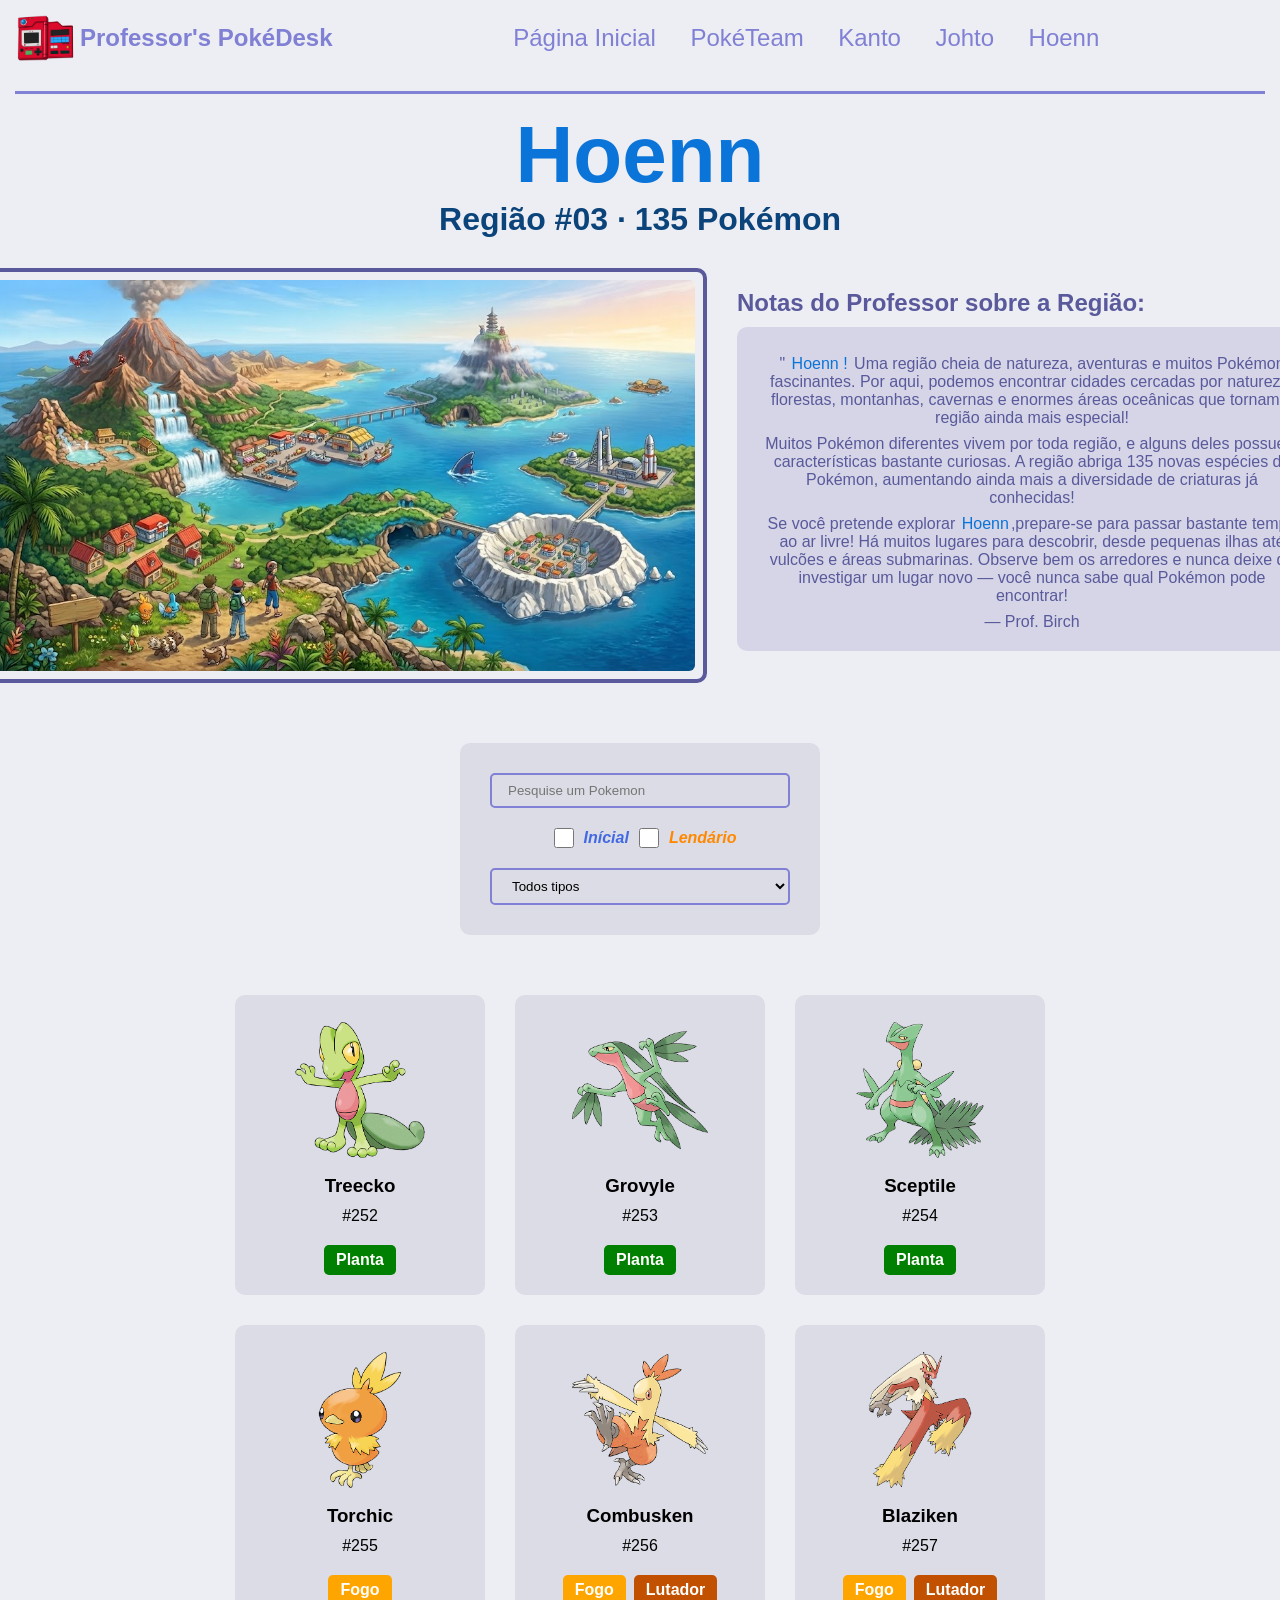
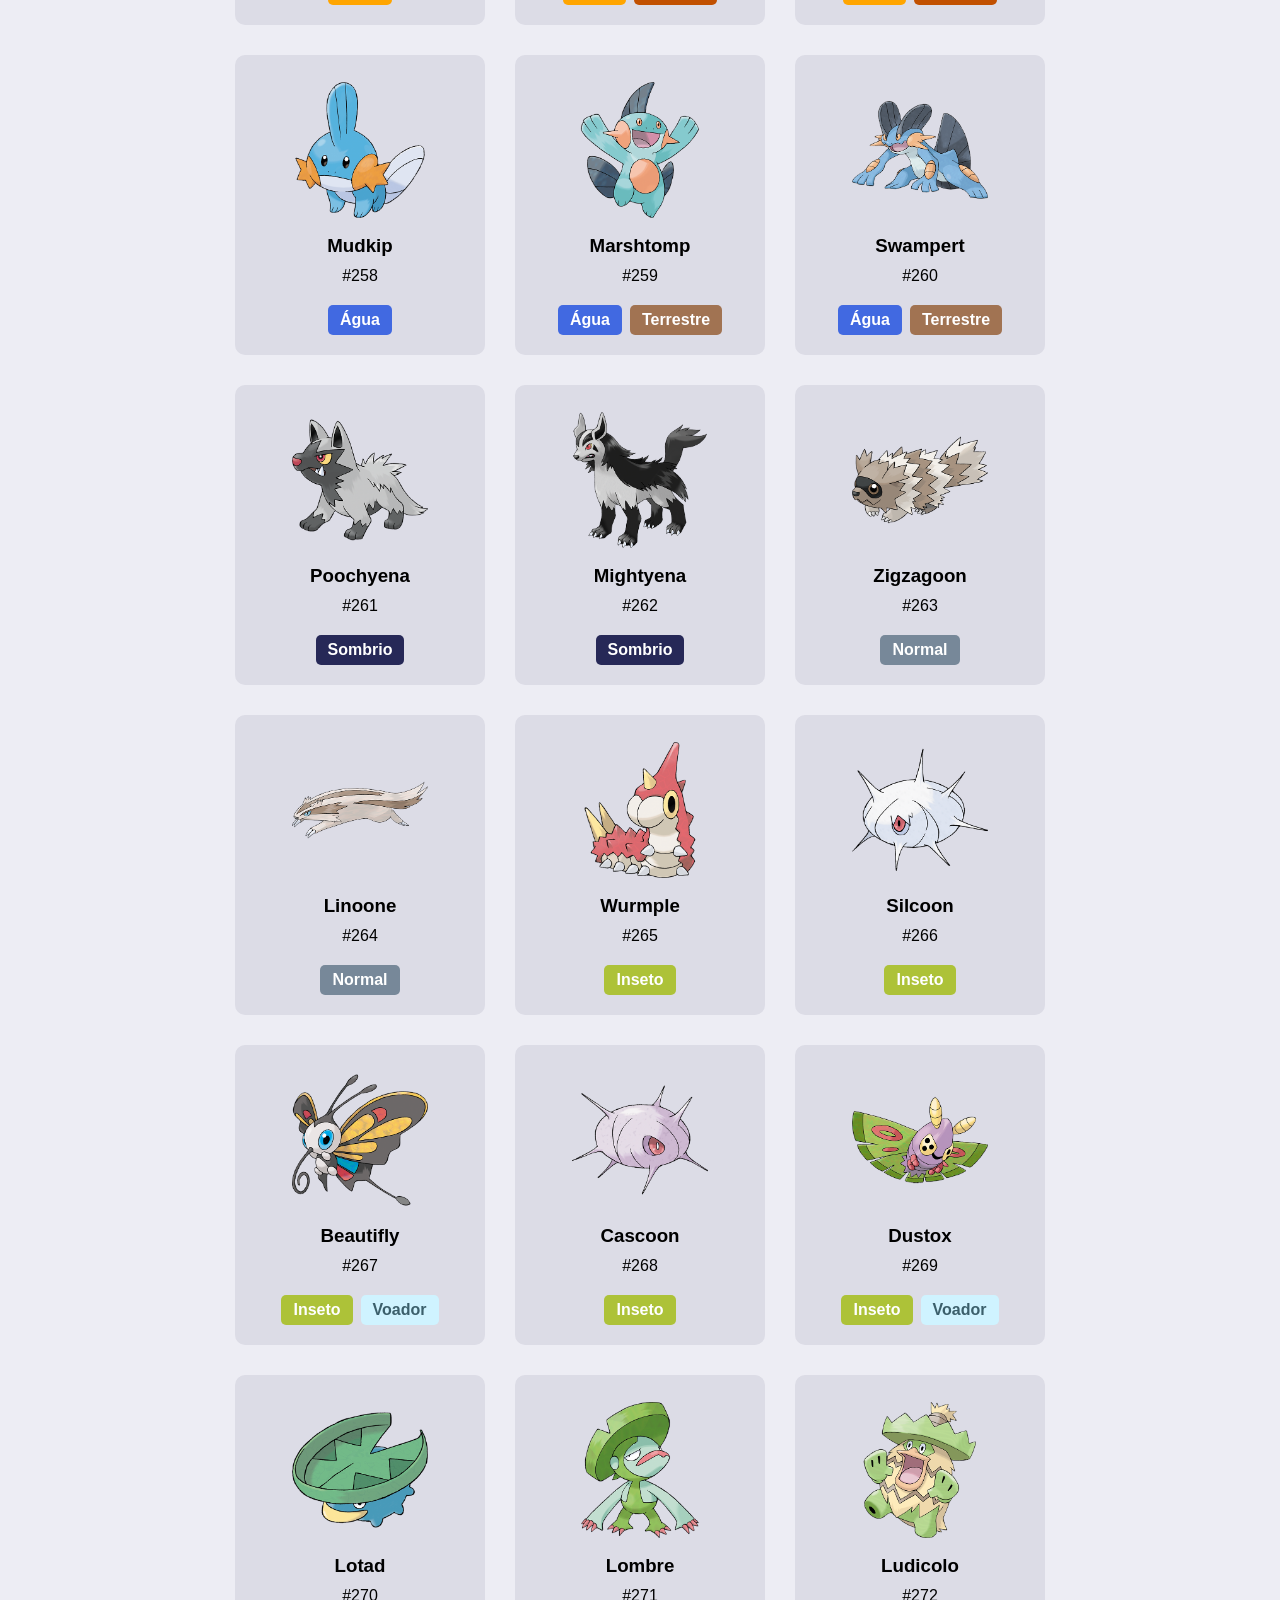
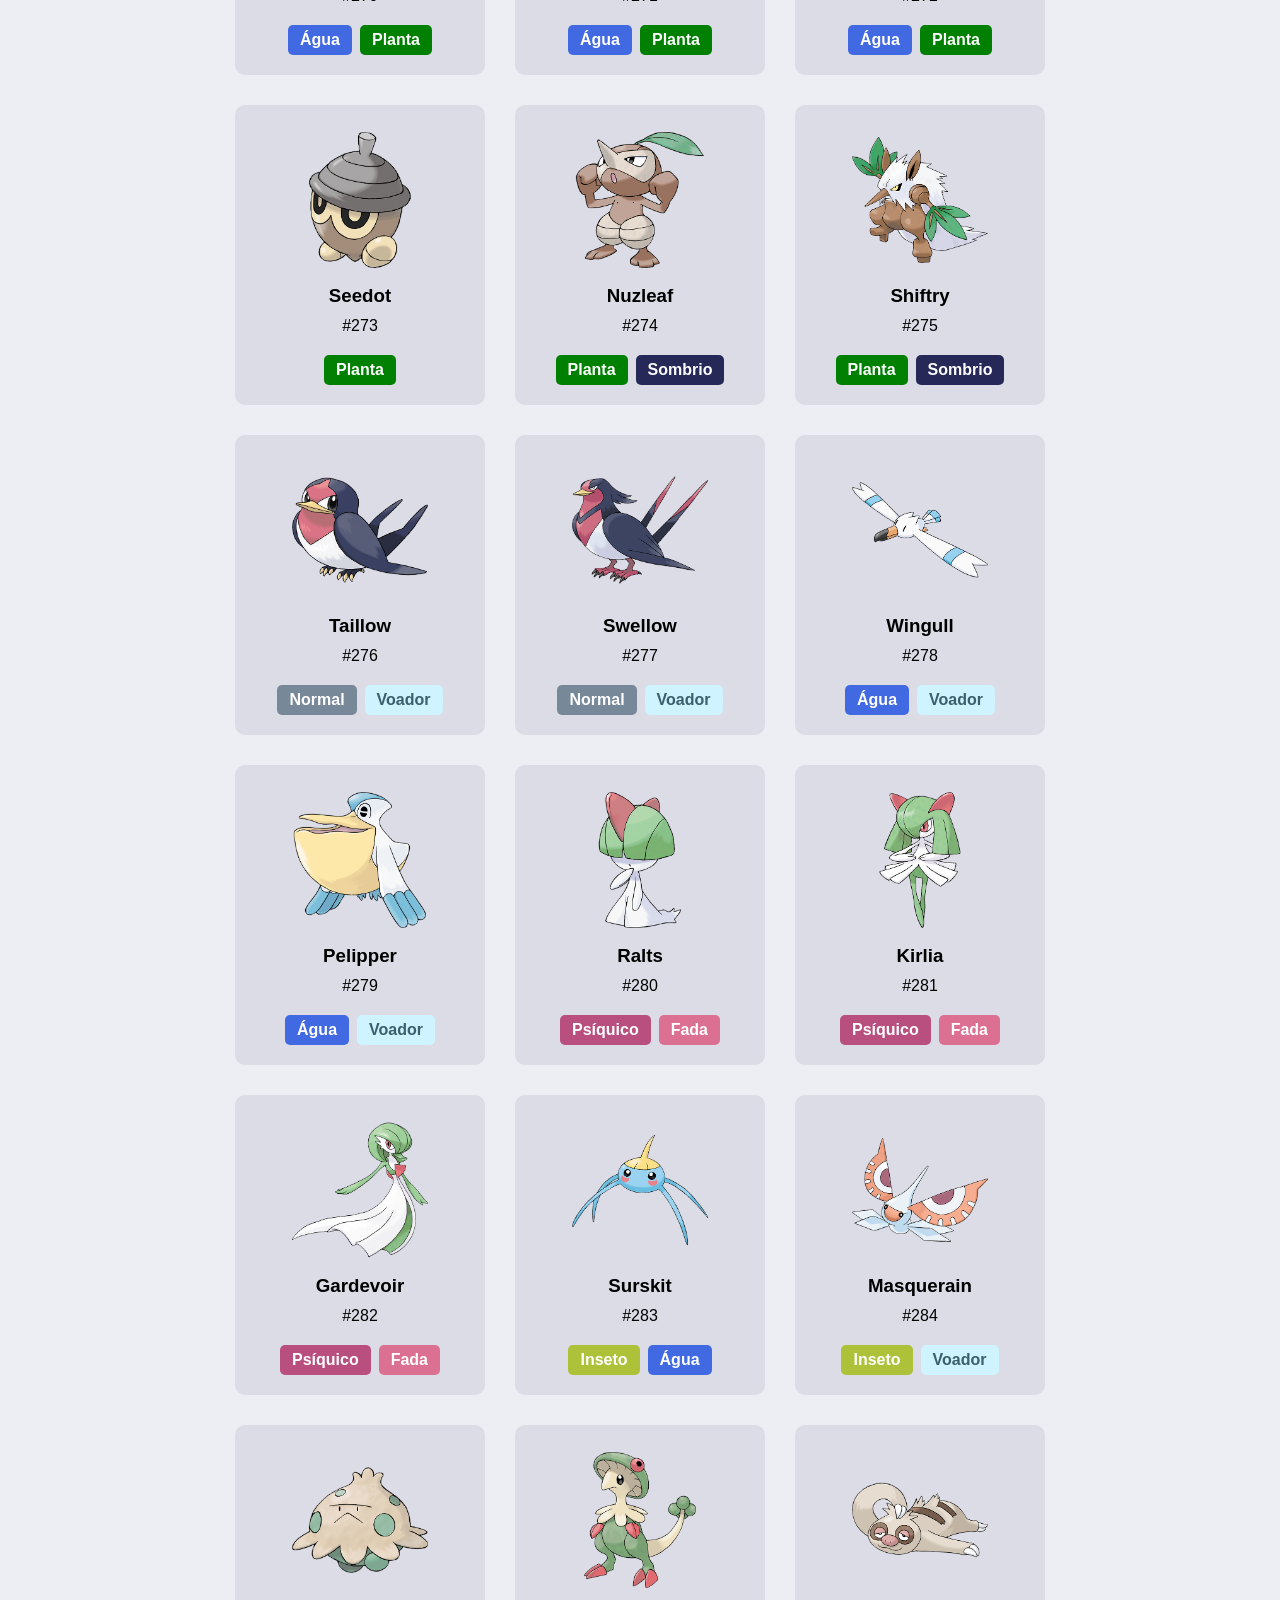
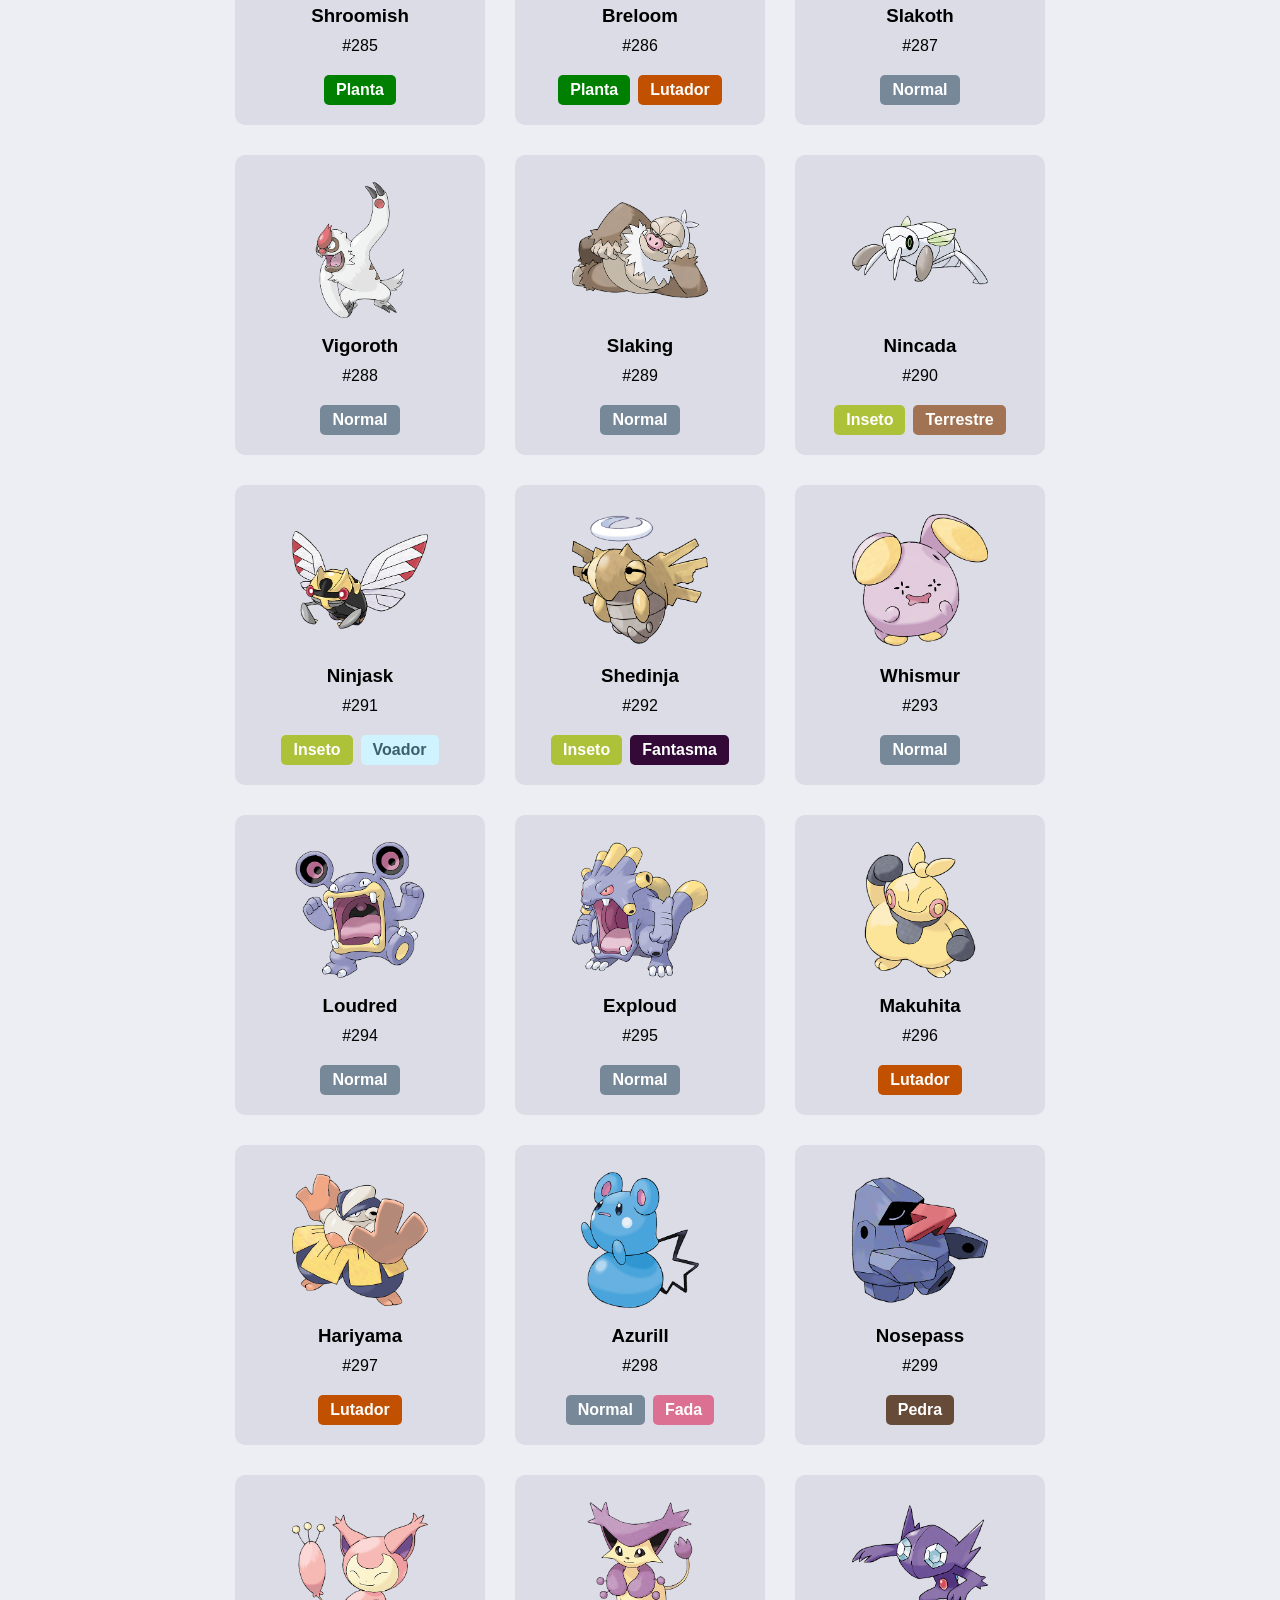
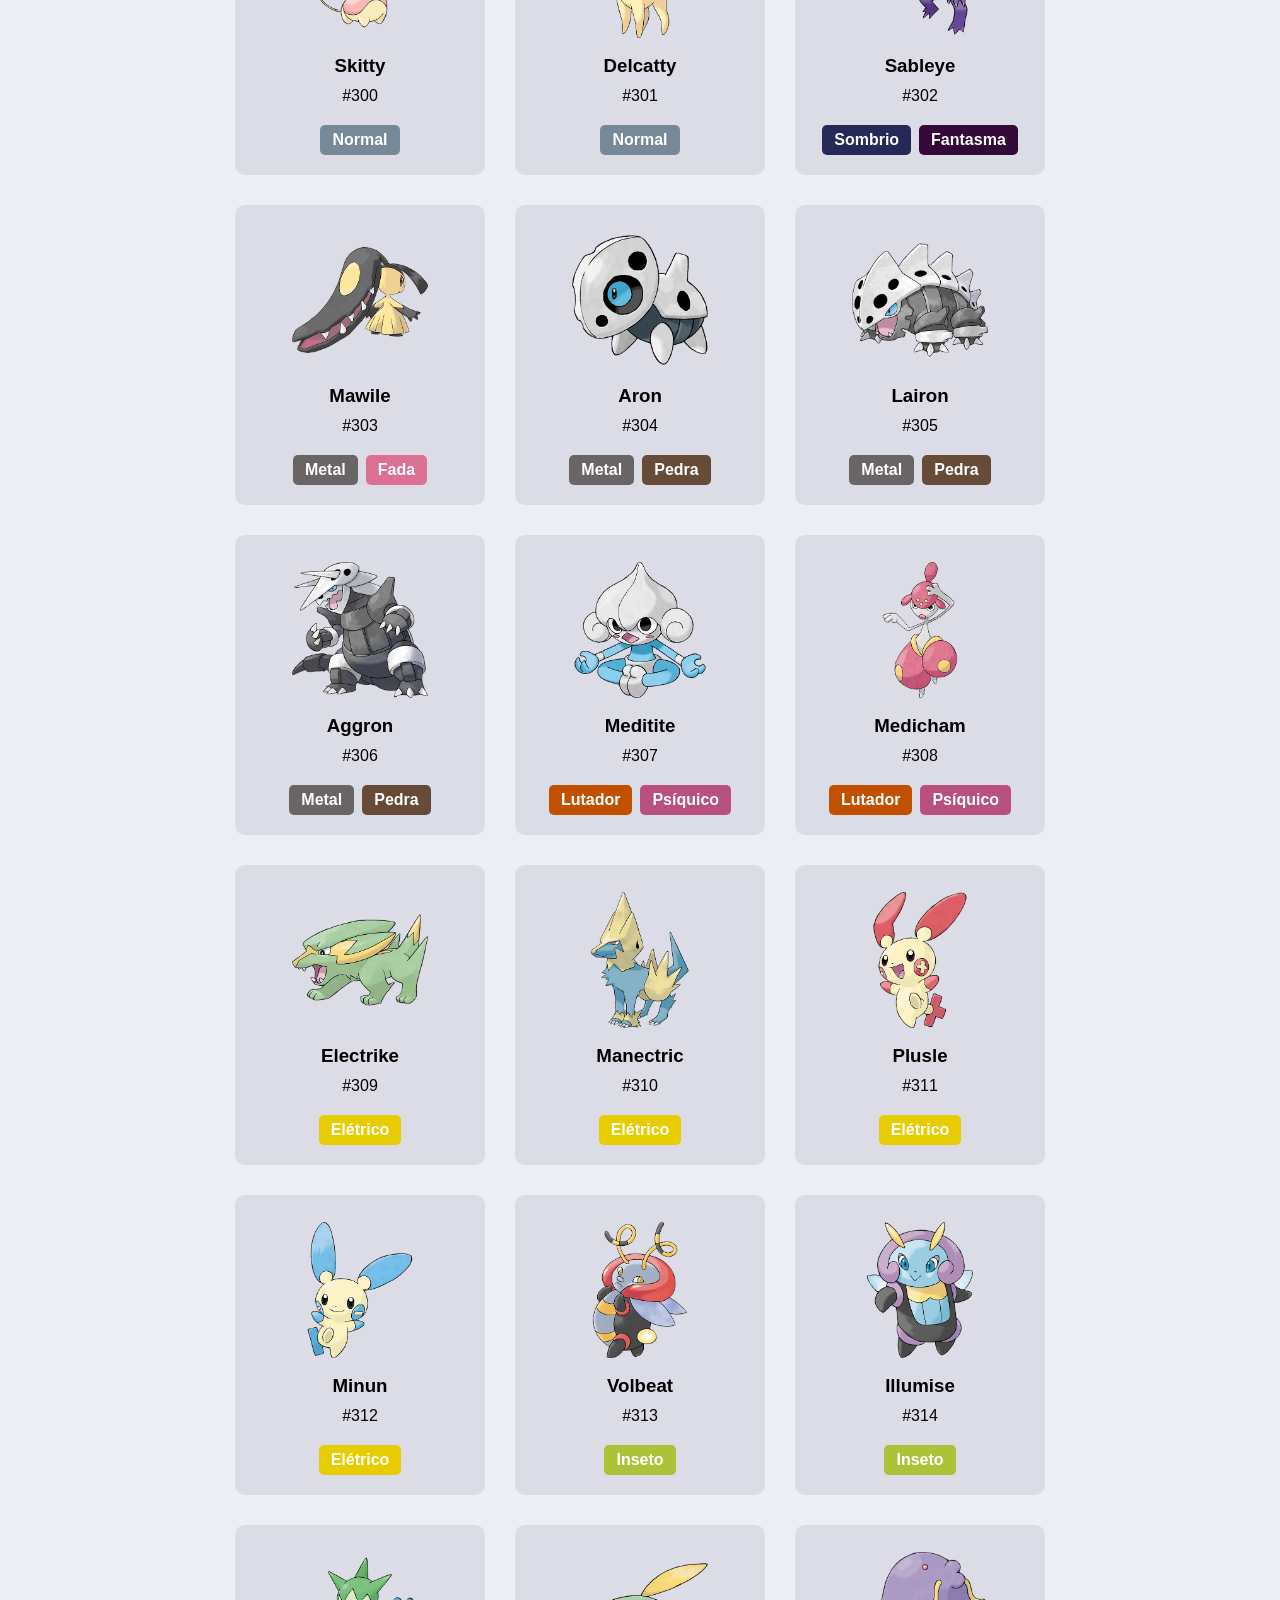
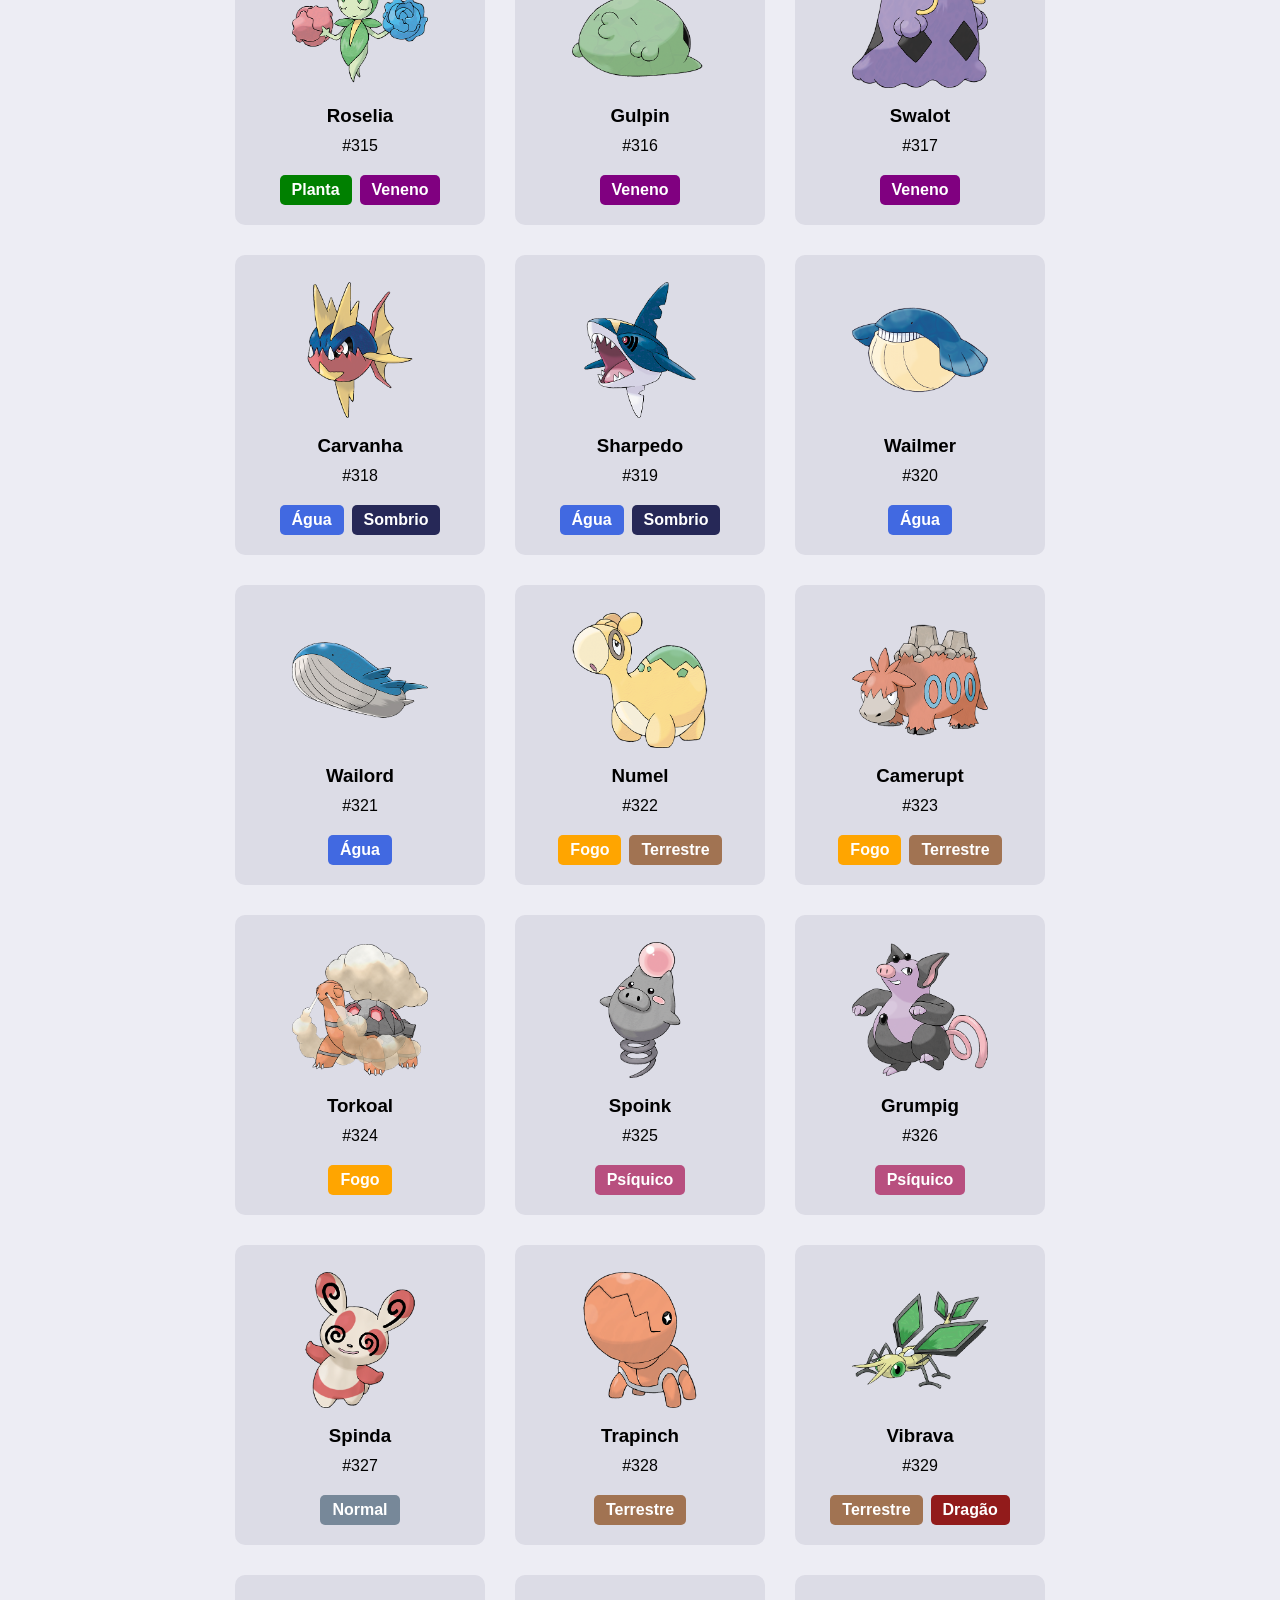
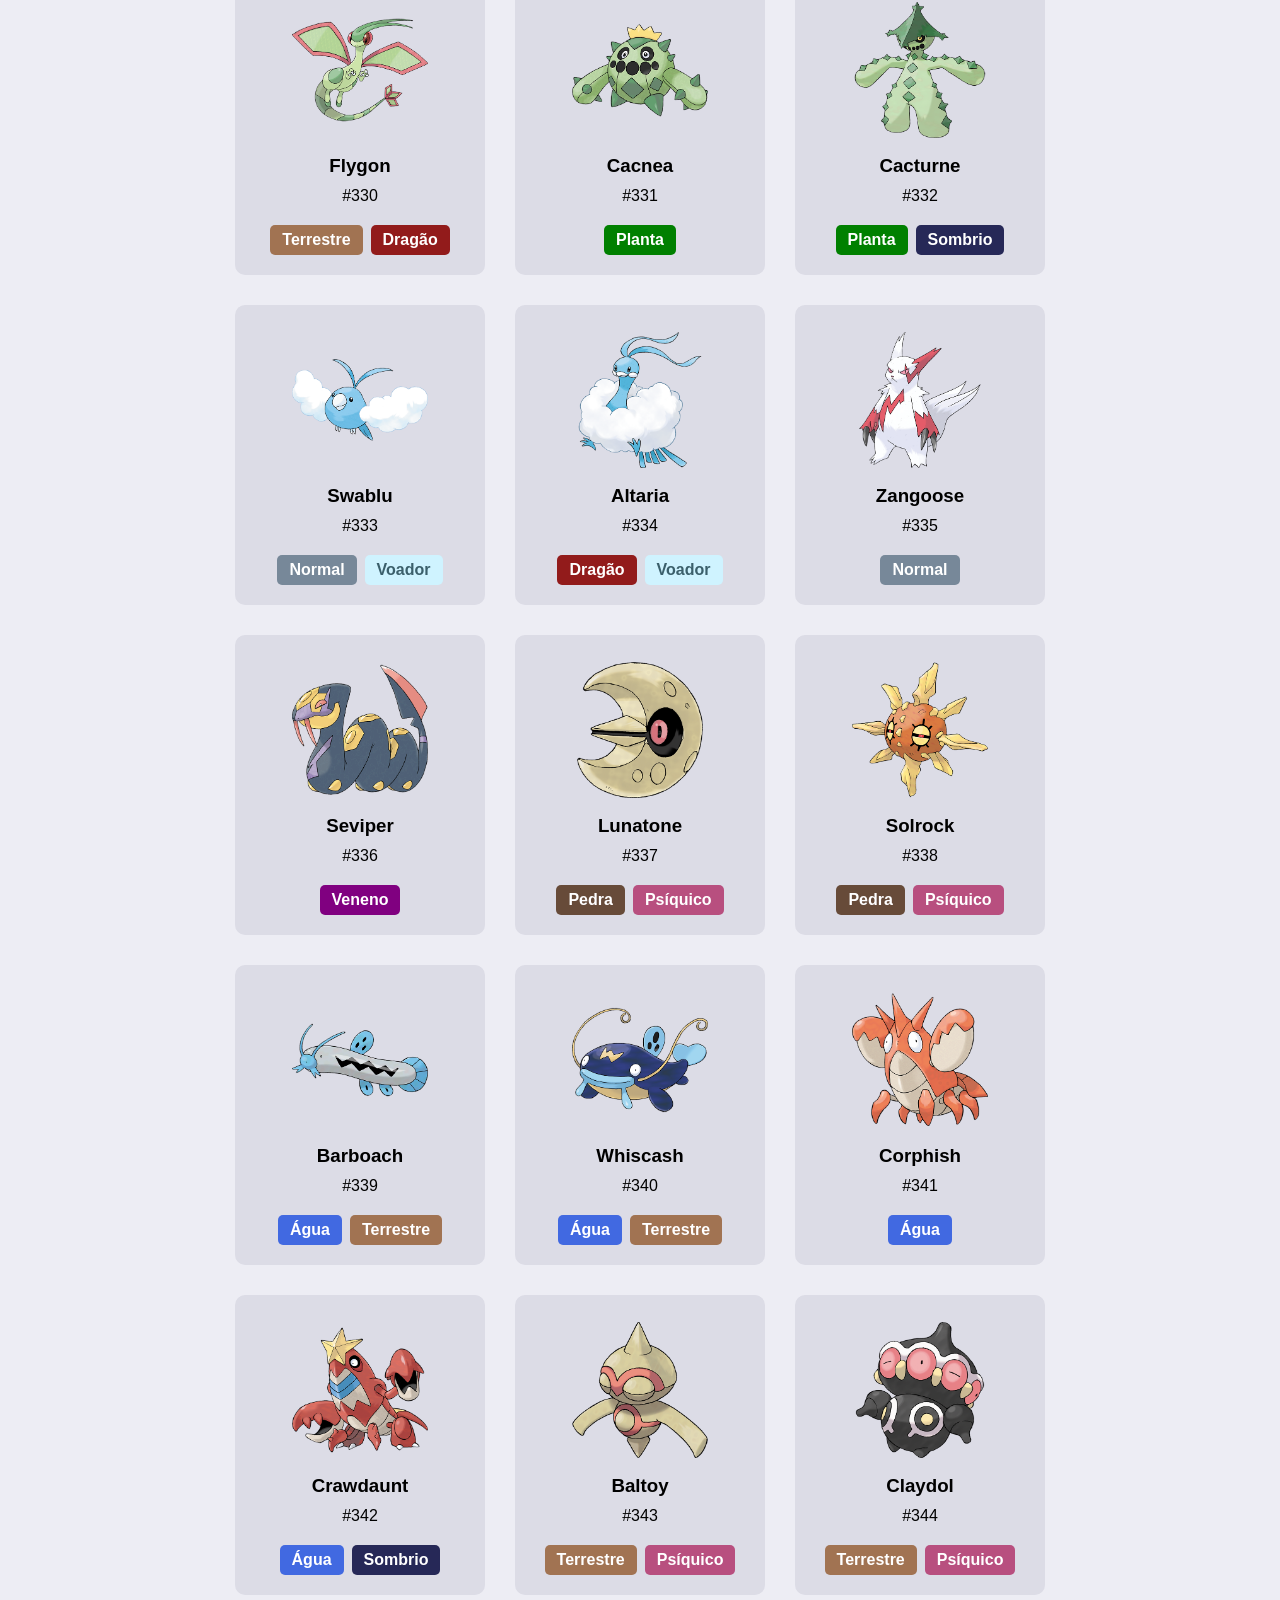
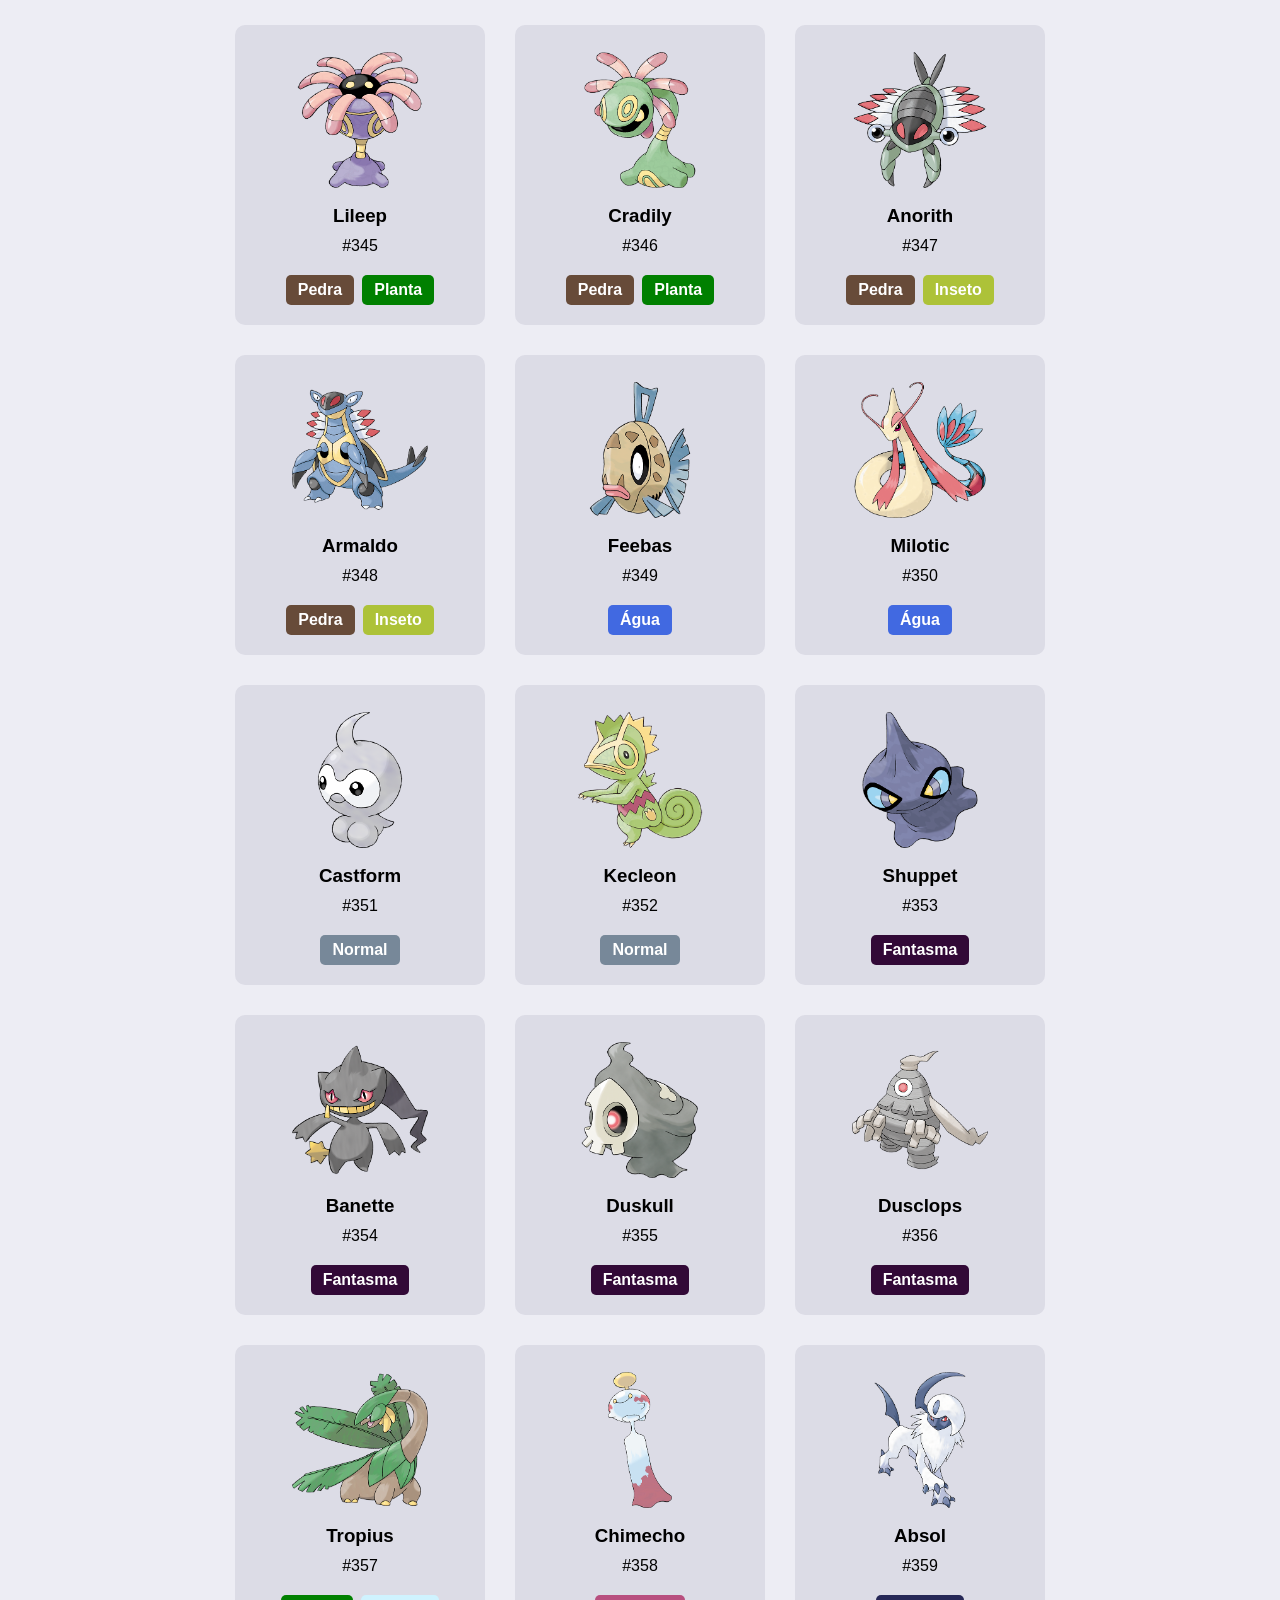
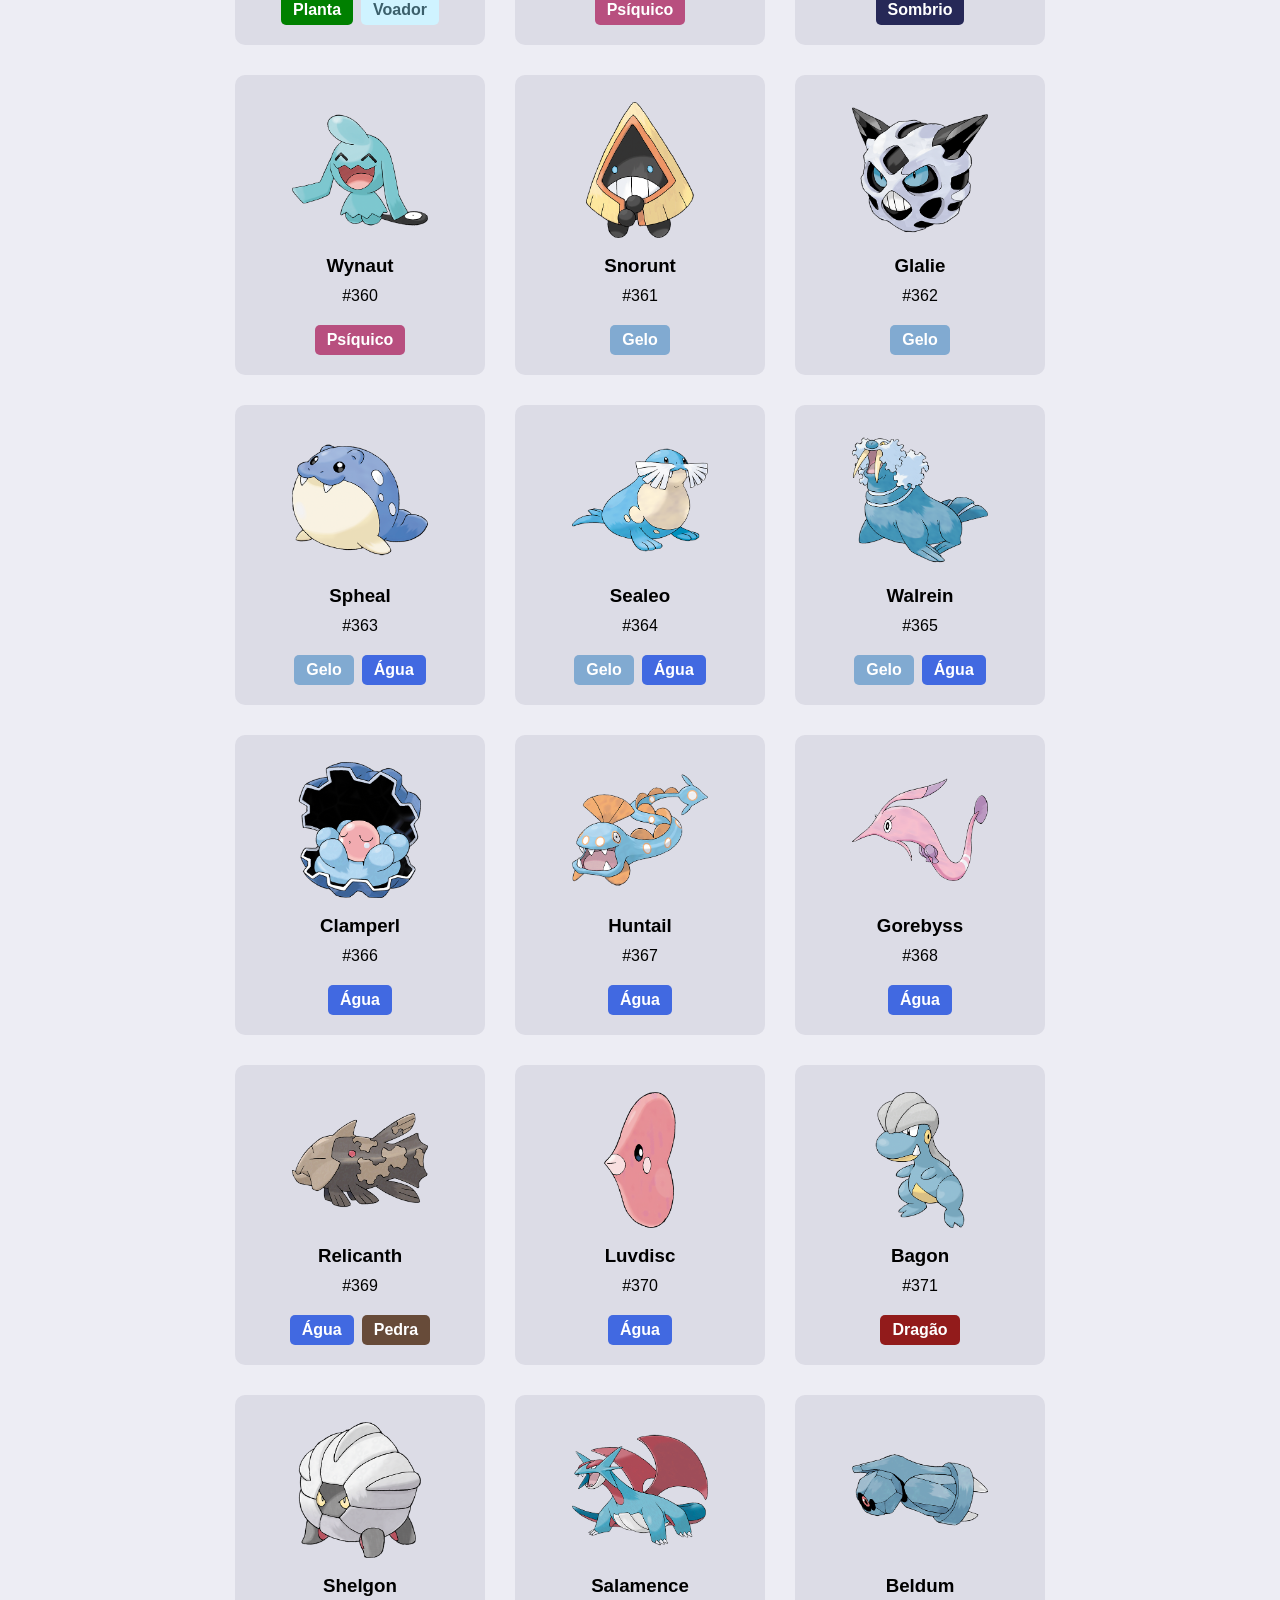
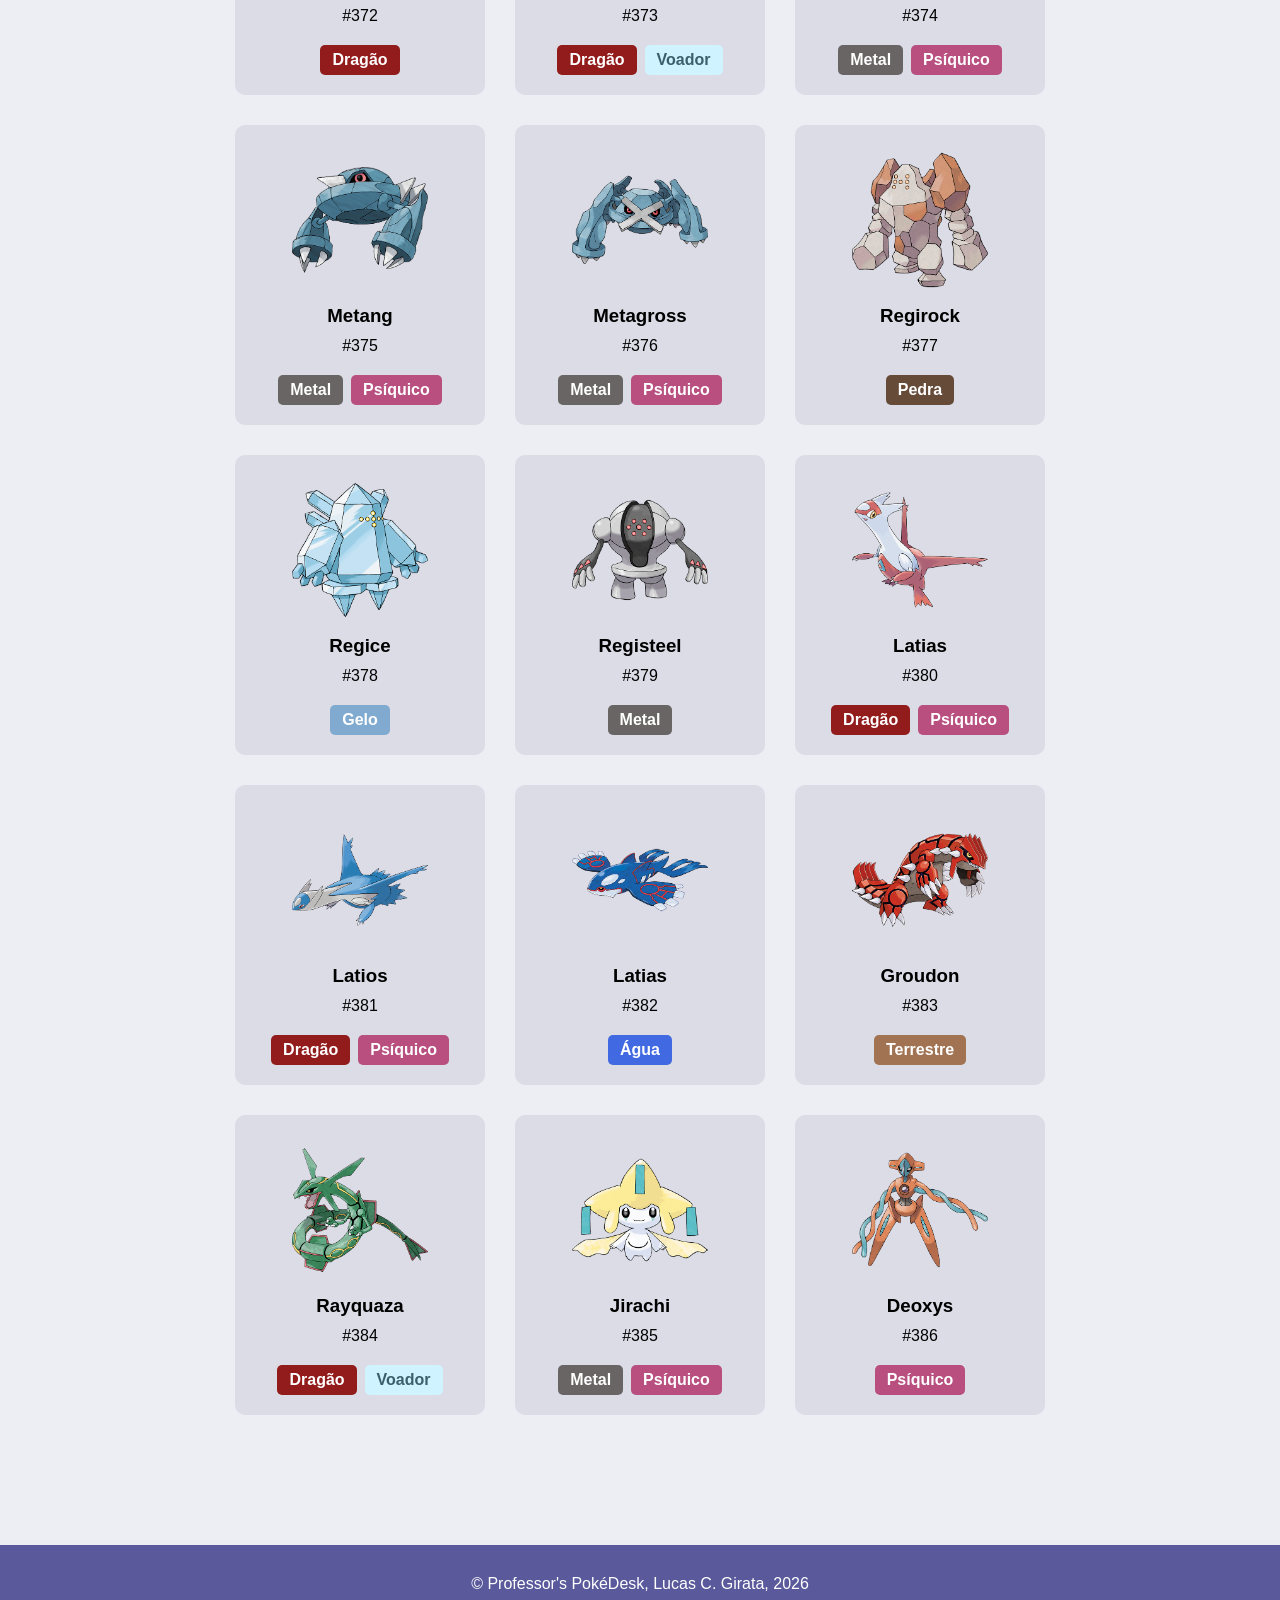
<file: pages/hoenn.html>
<!doctype html>
<html lang="pt-br">
  <head>
    <meta charset="UTF-8" />
    <meta name="viewport" content="width=device-width, initial-scale=1.0" />
    <title>Hoenn - Professor's PokéDesk</title>
    <link rel="stylesheet" href="hoenn.css" />
    <link
      href="https://fonts.cdnfonts.com/css/pokemon-solid-2"
      rel="stylesheet"
    />
    <link rel="icon" type="image/png" href="../imgs/pokedex.webp" />
    <script src="hoenn.js" defer></script>
  </head>
  <body>
    <header>
      <a href="index.html" id="logo">
        <img src="../imgs/pokedex.webp" alt="logo_pokedex" />
        <h2>Professor's PokéDesk</h2>
      </a>
      <nav>
        <a href="index.html">Página Inicial</a>
        <a href="poketeam.html">PokéTeam</a>
        <a href="kanto.html">Kanto</a>
        <a href="johto.html">Johto</a>
        <a href="hoenn.html">Hoenn</a>
      </nav>
    </header>

    <hr />

    <main>
      <h1 id="main-title">Hoenn</h1>
      <h1 id="subtitle">Região #03 · 135 Pokémon</h1>
      <div class="content-container">
        <div class="main-image-wrapper">
          <img src="../imgs/hoenn/hoenn.jpg" alt="Hoenn" id="main-image" />
        </div>

        <div class="description-container">
          <h2>Notas do Professor sobre a Região:</h2>
          <div class="description">
            <p>
              " <span id="hoenn">Hoenn !</span> Uma região cheia de natureza,
              aventuras e muitos Pokémon fascinantes. Por aqui, podemos
              encontrar cidades cercadas por natureza, florestas, montanhas,
              cavernas e enormes áreas oceânicas que tornam a região ainda mais
              especial!
            </p>

            <p>
              Muitos Pokémon diferentes vivem por toda região, e alguns deles
              possuem características bastante curiosas. A região abriga 135
              novas espécies de Pokémon, aumentando ainda mais a diversidade de
              criaturas já conhecidas!
            </p>

            <p>
              Se você pretende explorar <span id="hoenn">Hoenn</span>,prepare-se
              para passar bastante tempo ao ar livre! Há muitos lugares para
              descobrir, desde pequenas ilhas até vulcões e áreas submarinas.
              Observe bem os arredores e nunca deixe de investigar um lugar novo
              — você nunca sabe qual Pokémon pode encontrar!
            </p>
            <span id="professor"> — Prof. Birch</span>
          </div>
        </div>
      </div>

      <section class="section1">
        <div id="filter">
          <input
            type="search"
            id="search-bar"
            placeholder="Pesquise um Pokemon"
          />

          <div class="boxes">
            <input type="checkbox" id="iniciais" />
            <label for="iniciais">Inícial </label>

            <input type="checkbox" id="lendario" />
            <label for="lendario">Lendário</label>
          </div>
        </div>

        <select name="types" id="type-selection">
          <option value="">Todos tipos</option>
          <option value="agua">Água</option>
          <option value="dragao">Dragão</option>
          <option value="eletrico">Elétrico</option>
          <option value="fada">Fada</option>
          <option value="fantasma">Fantasma</option>
          <option value="fogo">Fogo</option>
          <option value="gelo">Gelo</option>
          <option value="inseto">Inseto</option>
          <option value="lutador">Lutador</option>
          <option value="metal">Metal</option>
          <option value="normal">Normal</option>
          <option value="pedra">Pedra</option>
          <option value="planta">Planta</option>
          <option value="psiquico">Psíquico</option>
          <option value="sombrio">Sombrio</option>
          <option value="terrestre">Terrestre</option>
          <option value="veneno">Veneno</option>
          <option value="voador">Voador</option>
        </select>
      </section>

      <section class="section2">
        <div id="pokemon-list"></div>
      </section>
    </main>

    <footer>© Professor's PokéDesk, Lucas C. Girata, 2026</footer>
  </body>
</html>
</file>
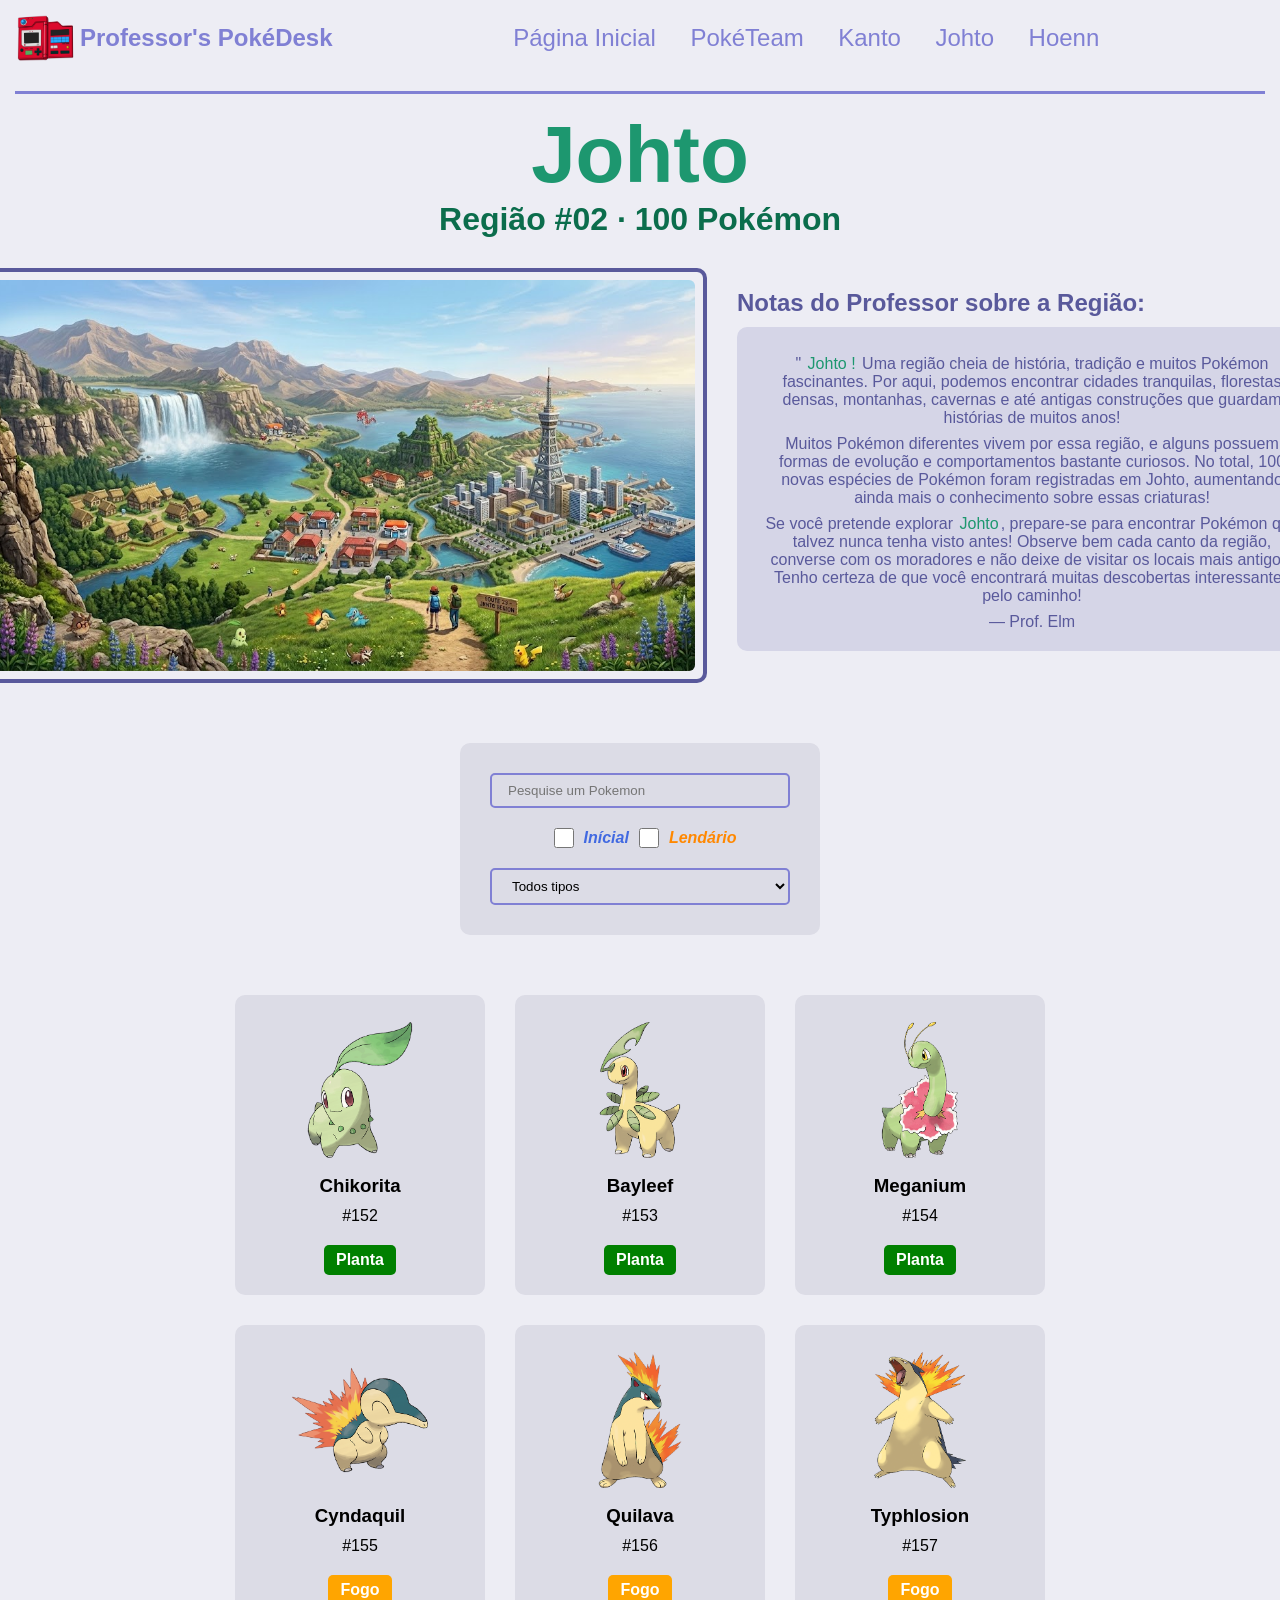
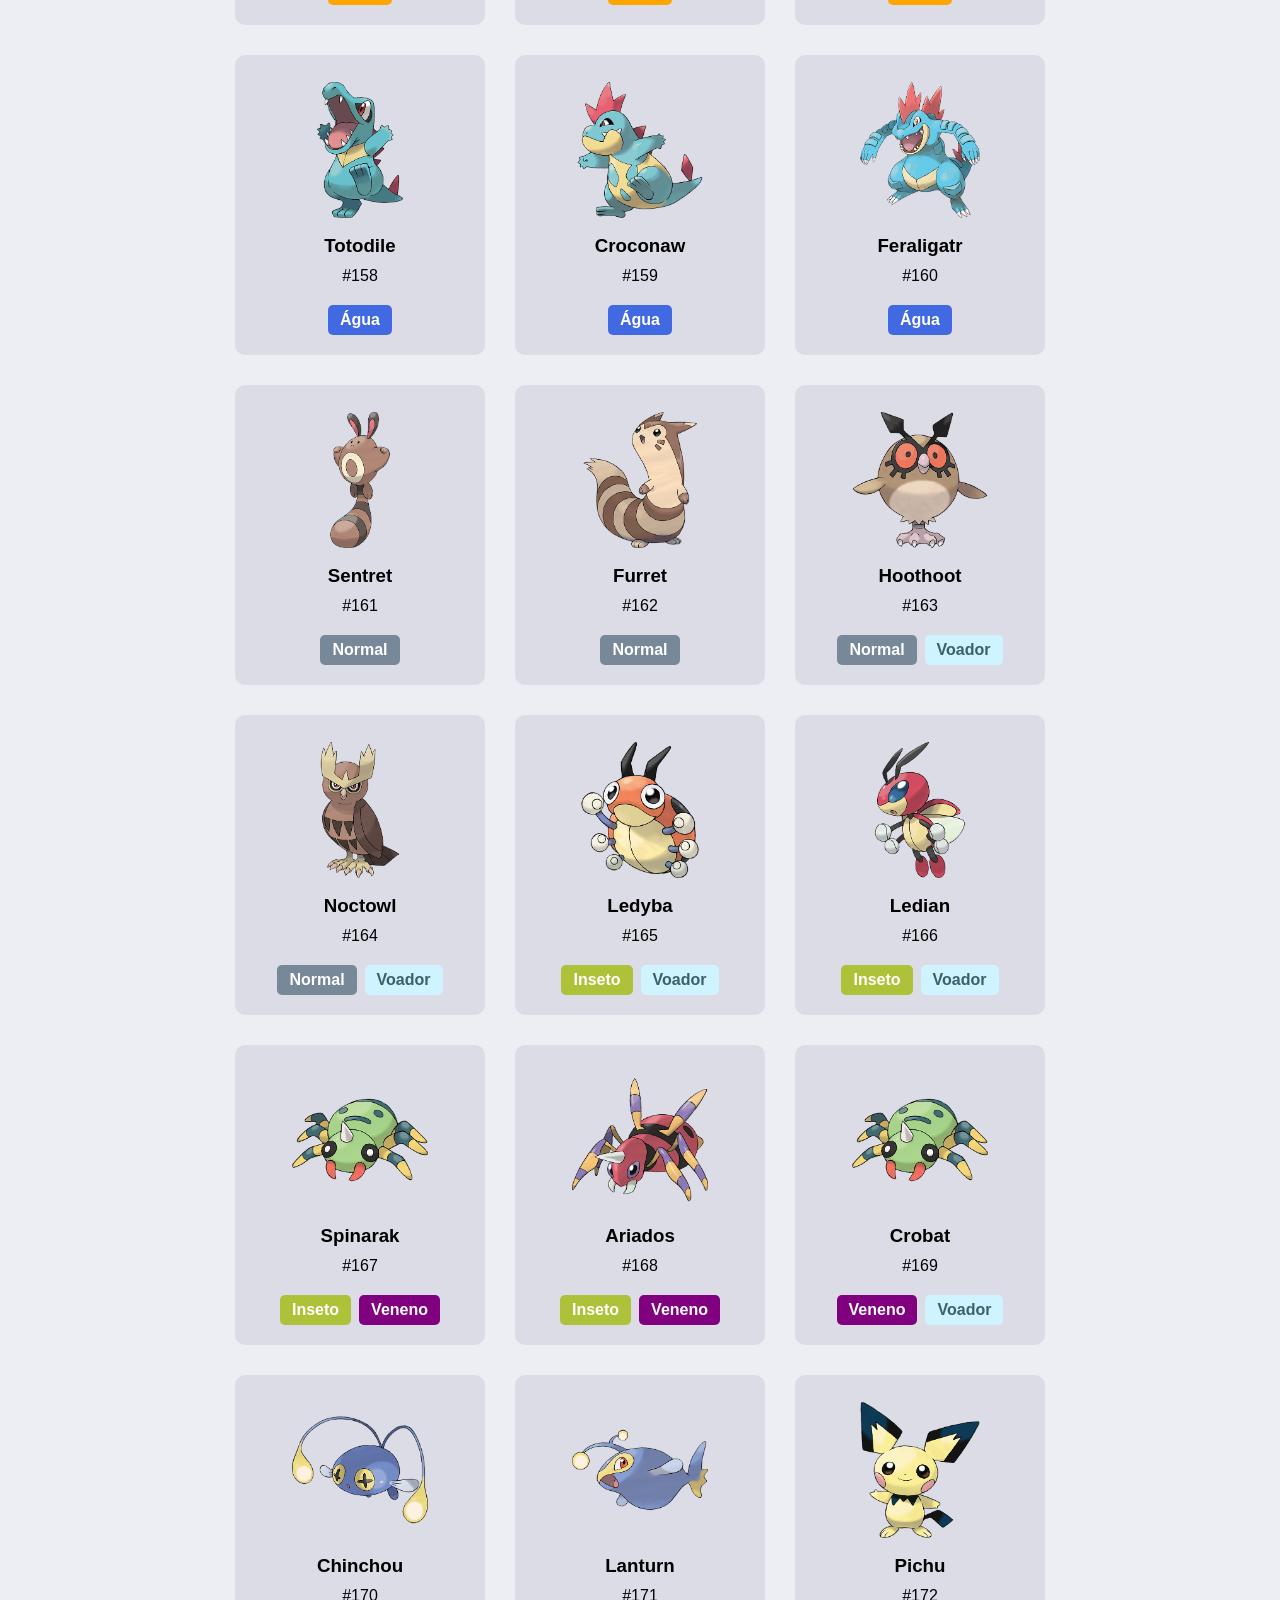
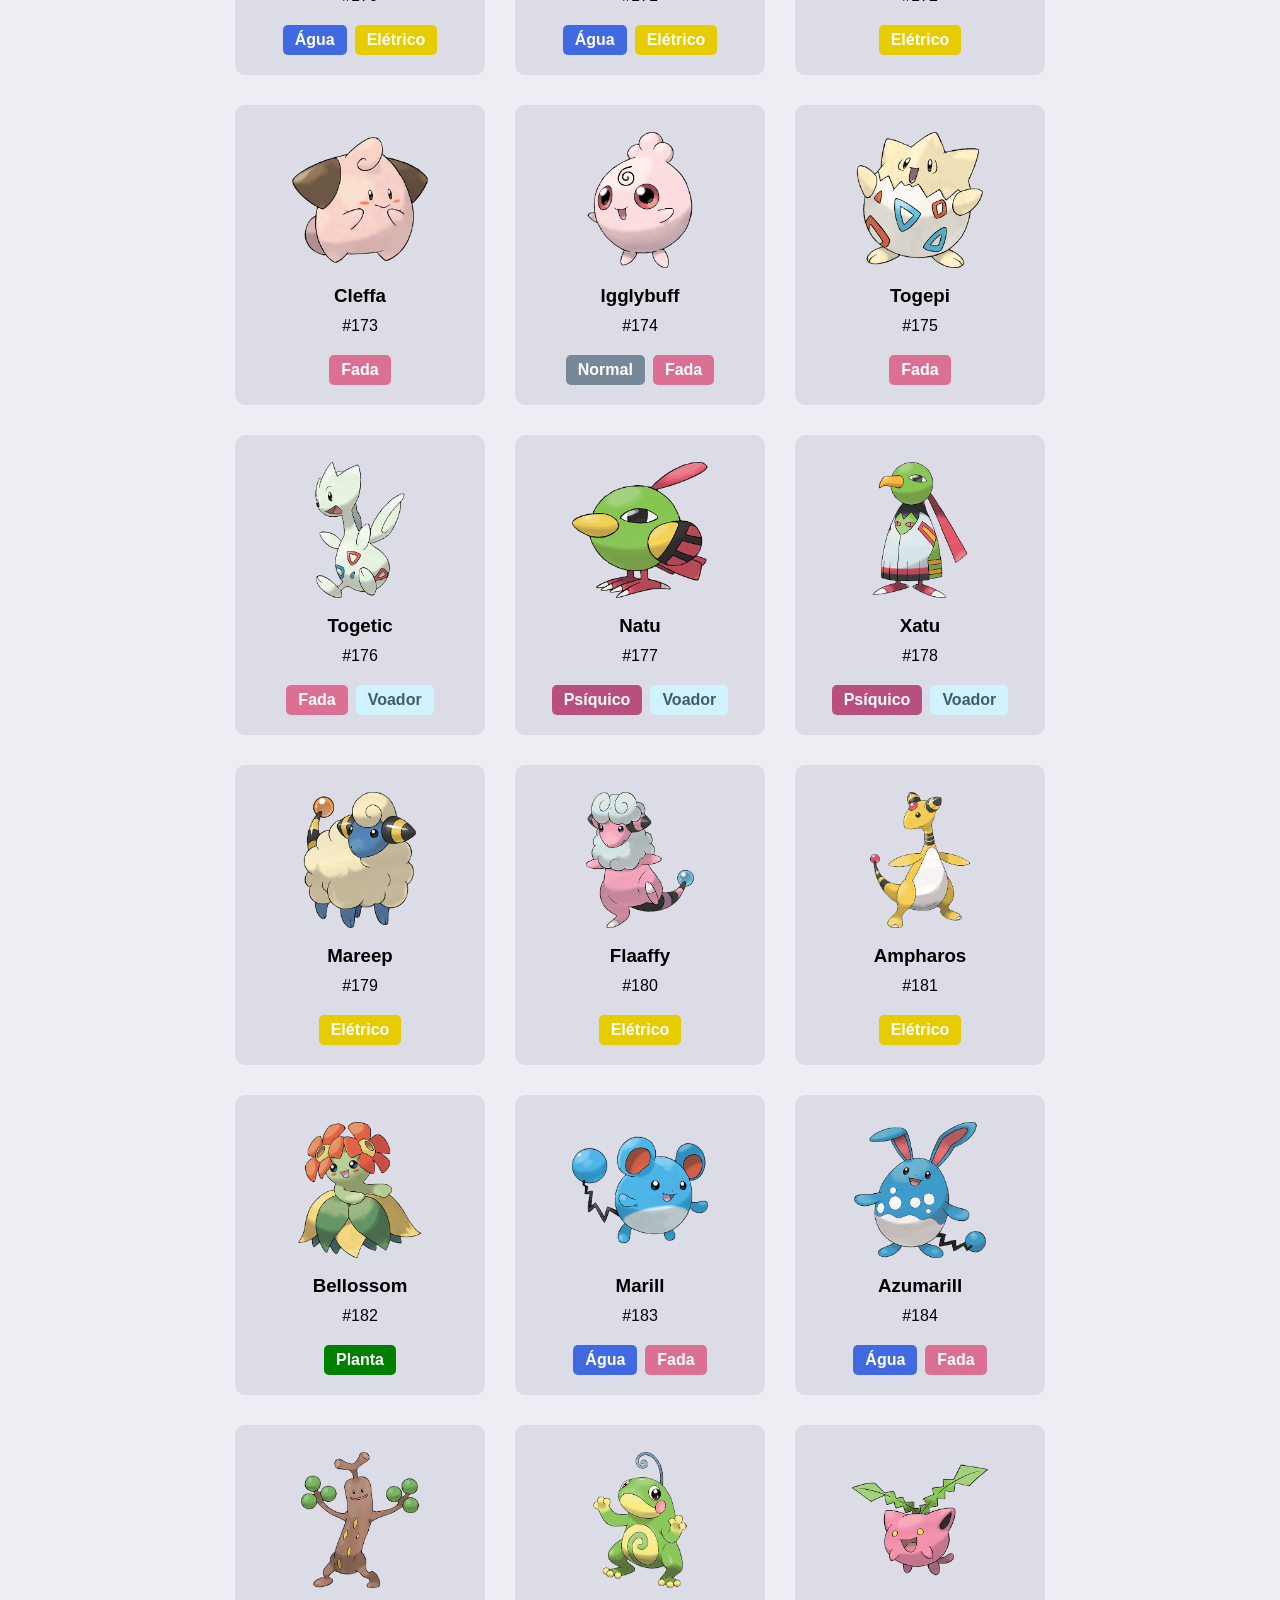
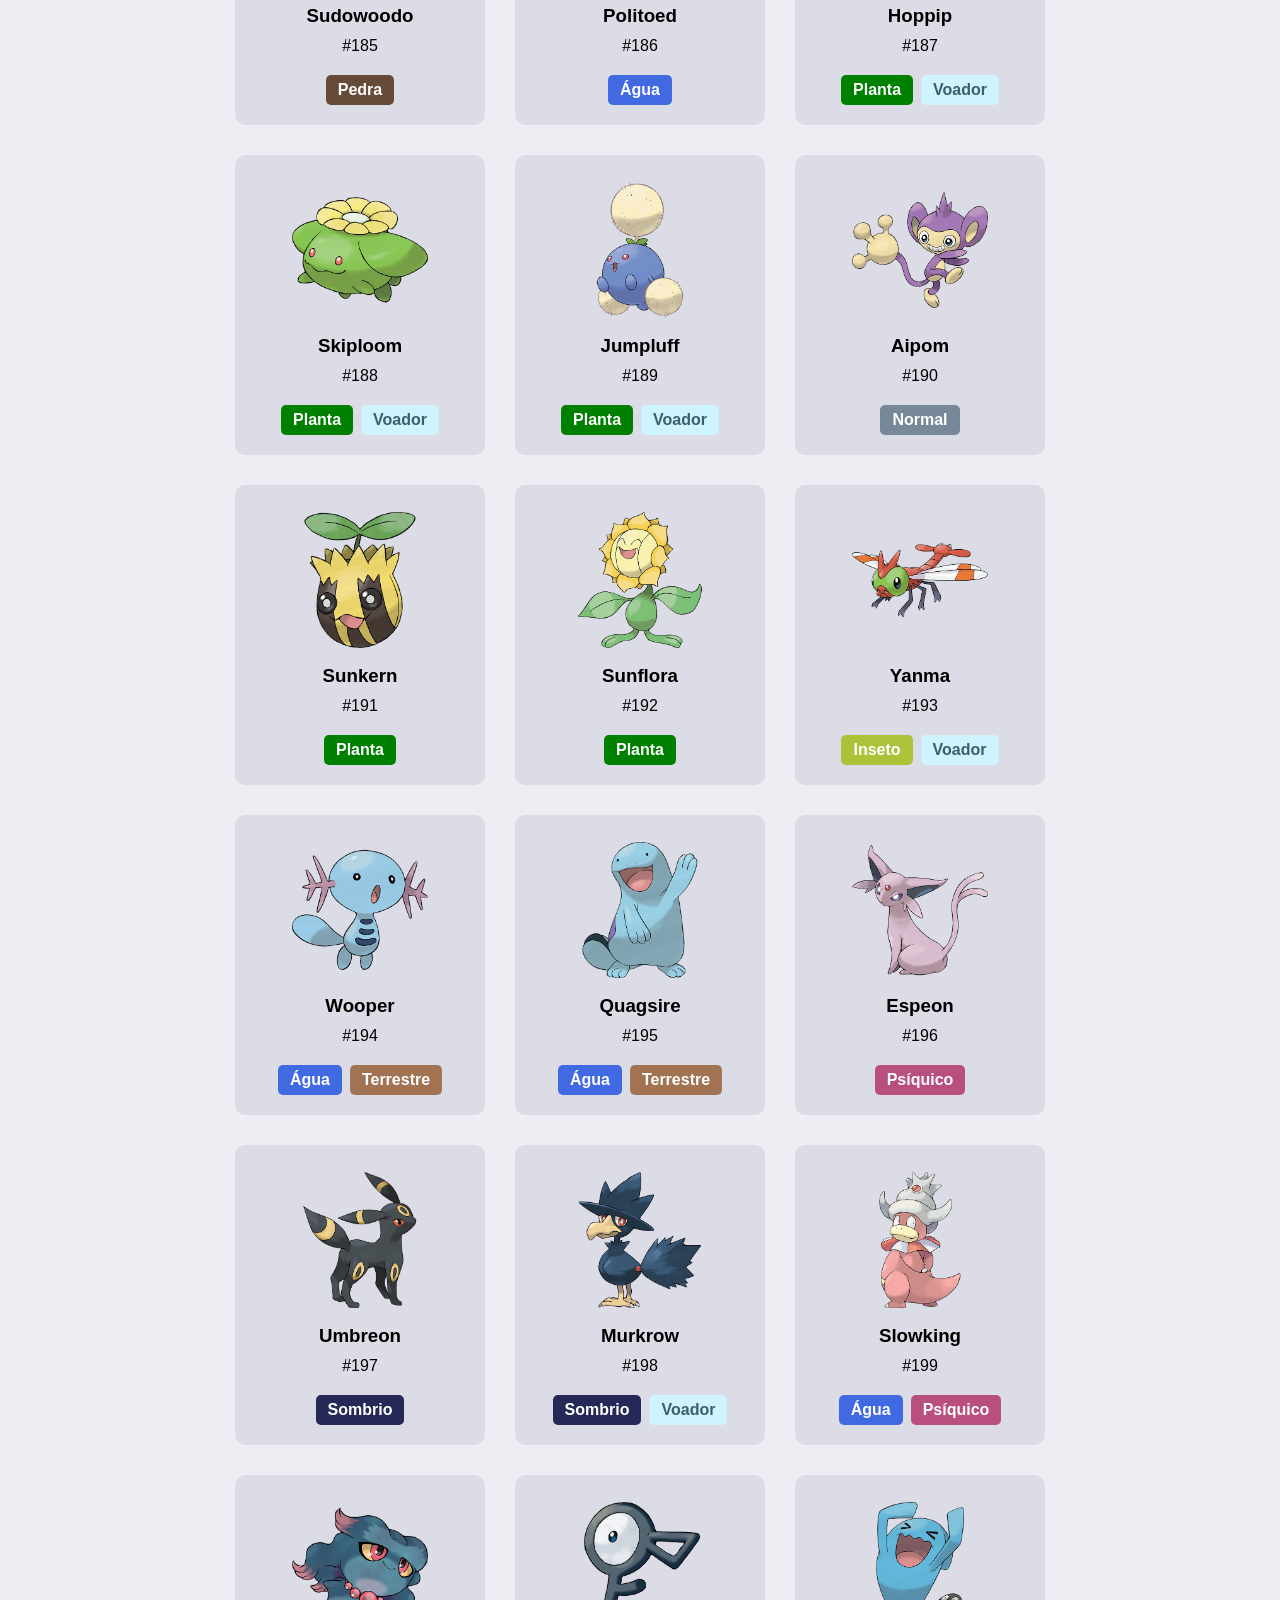
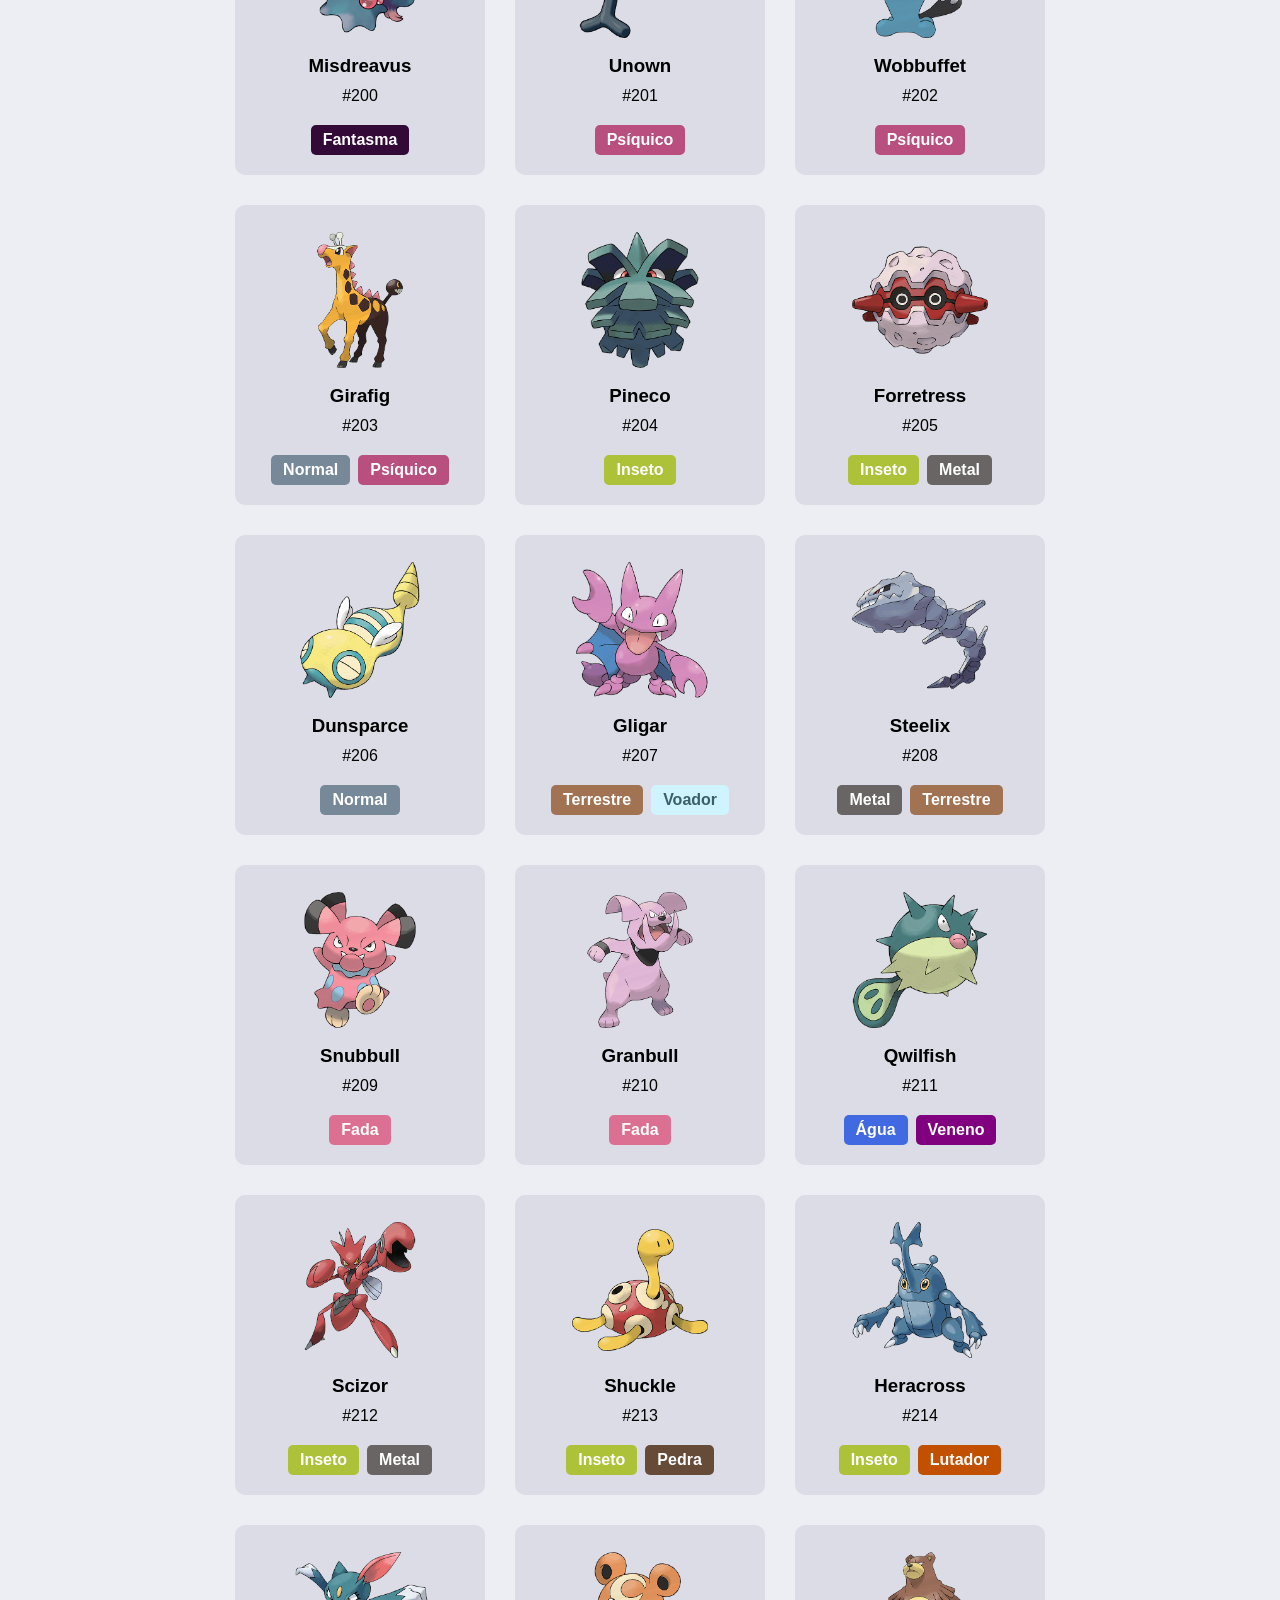
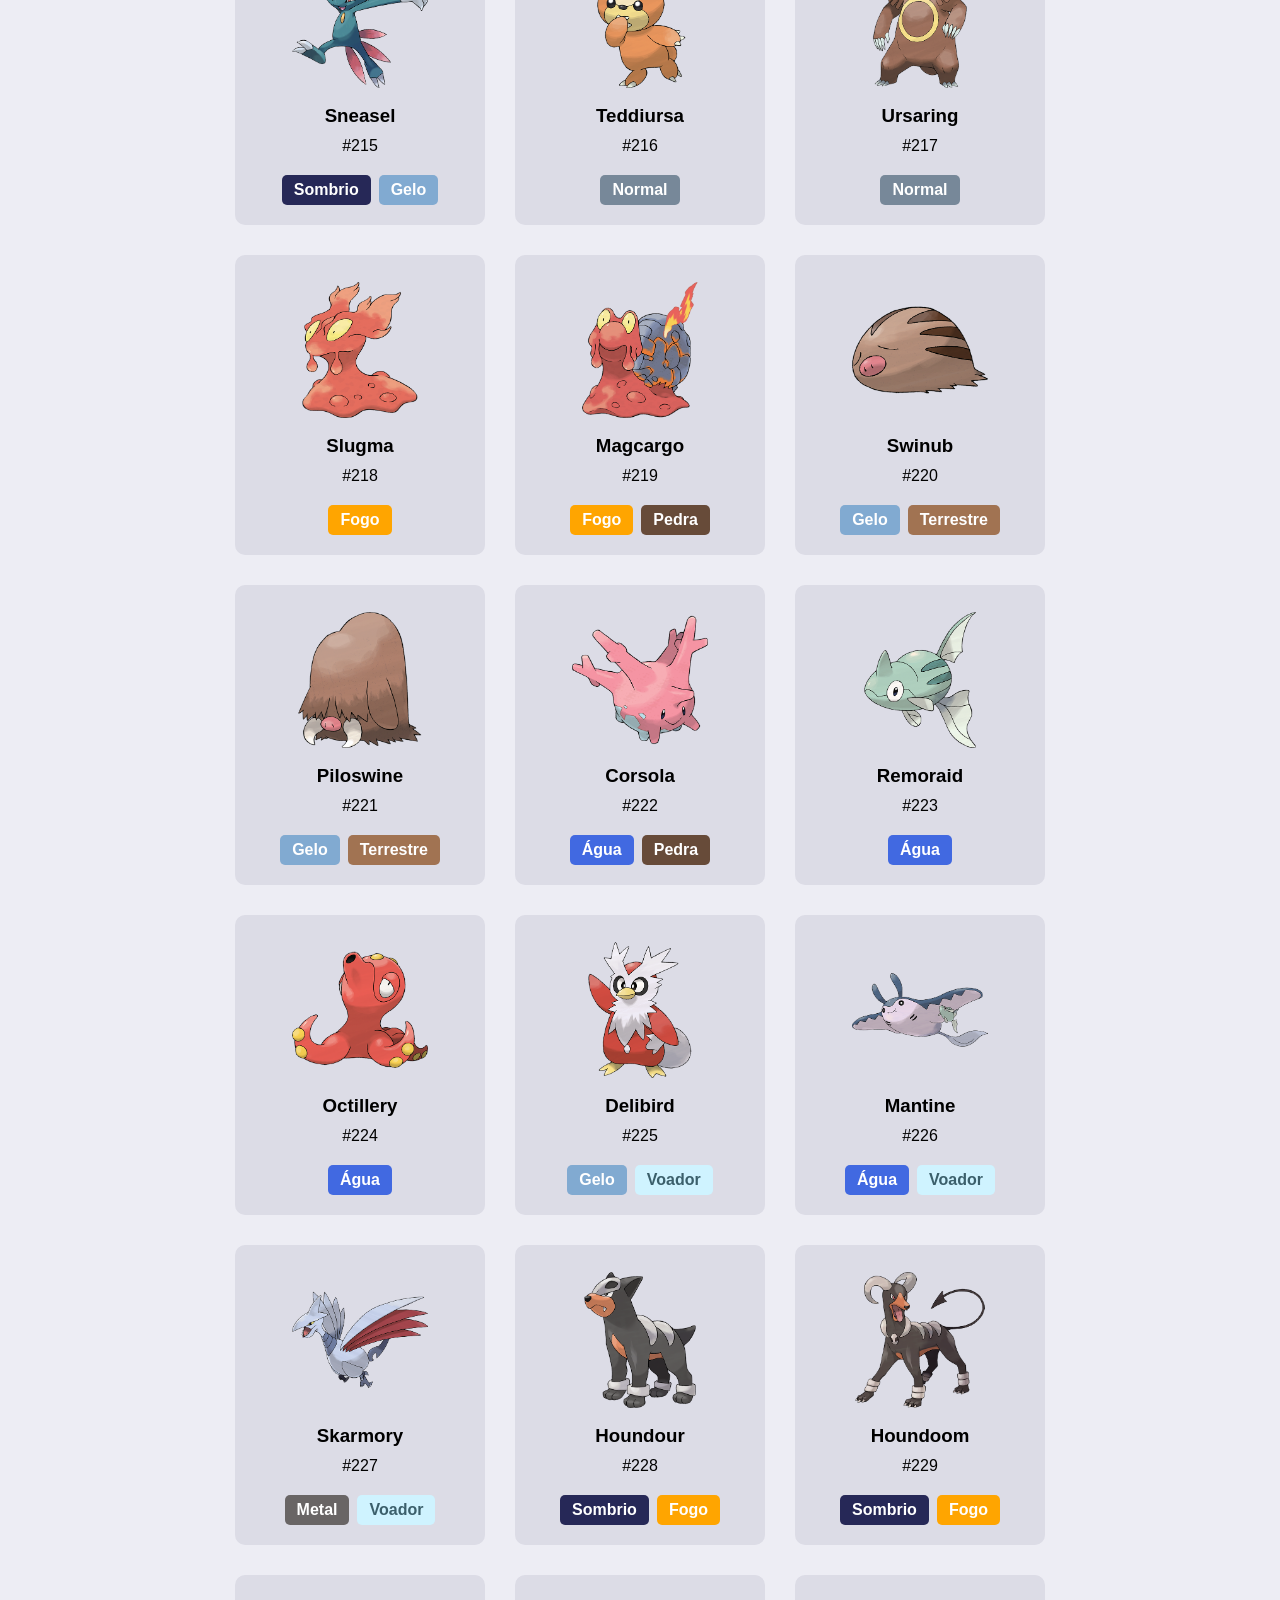
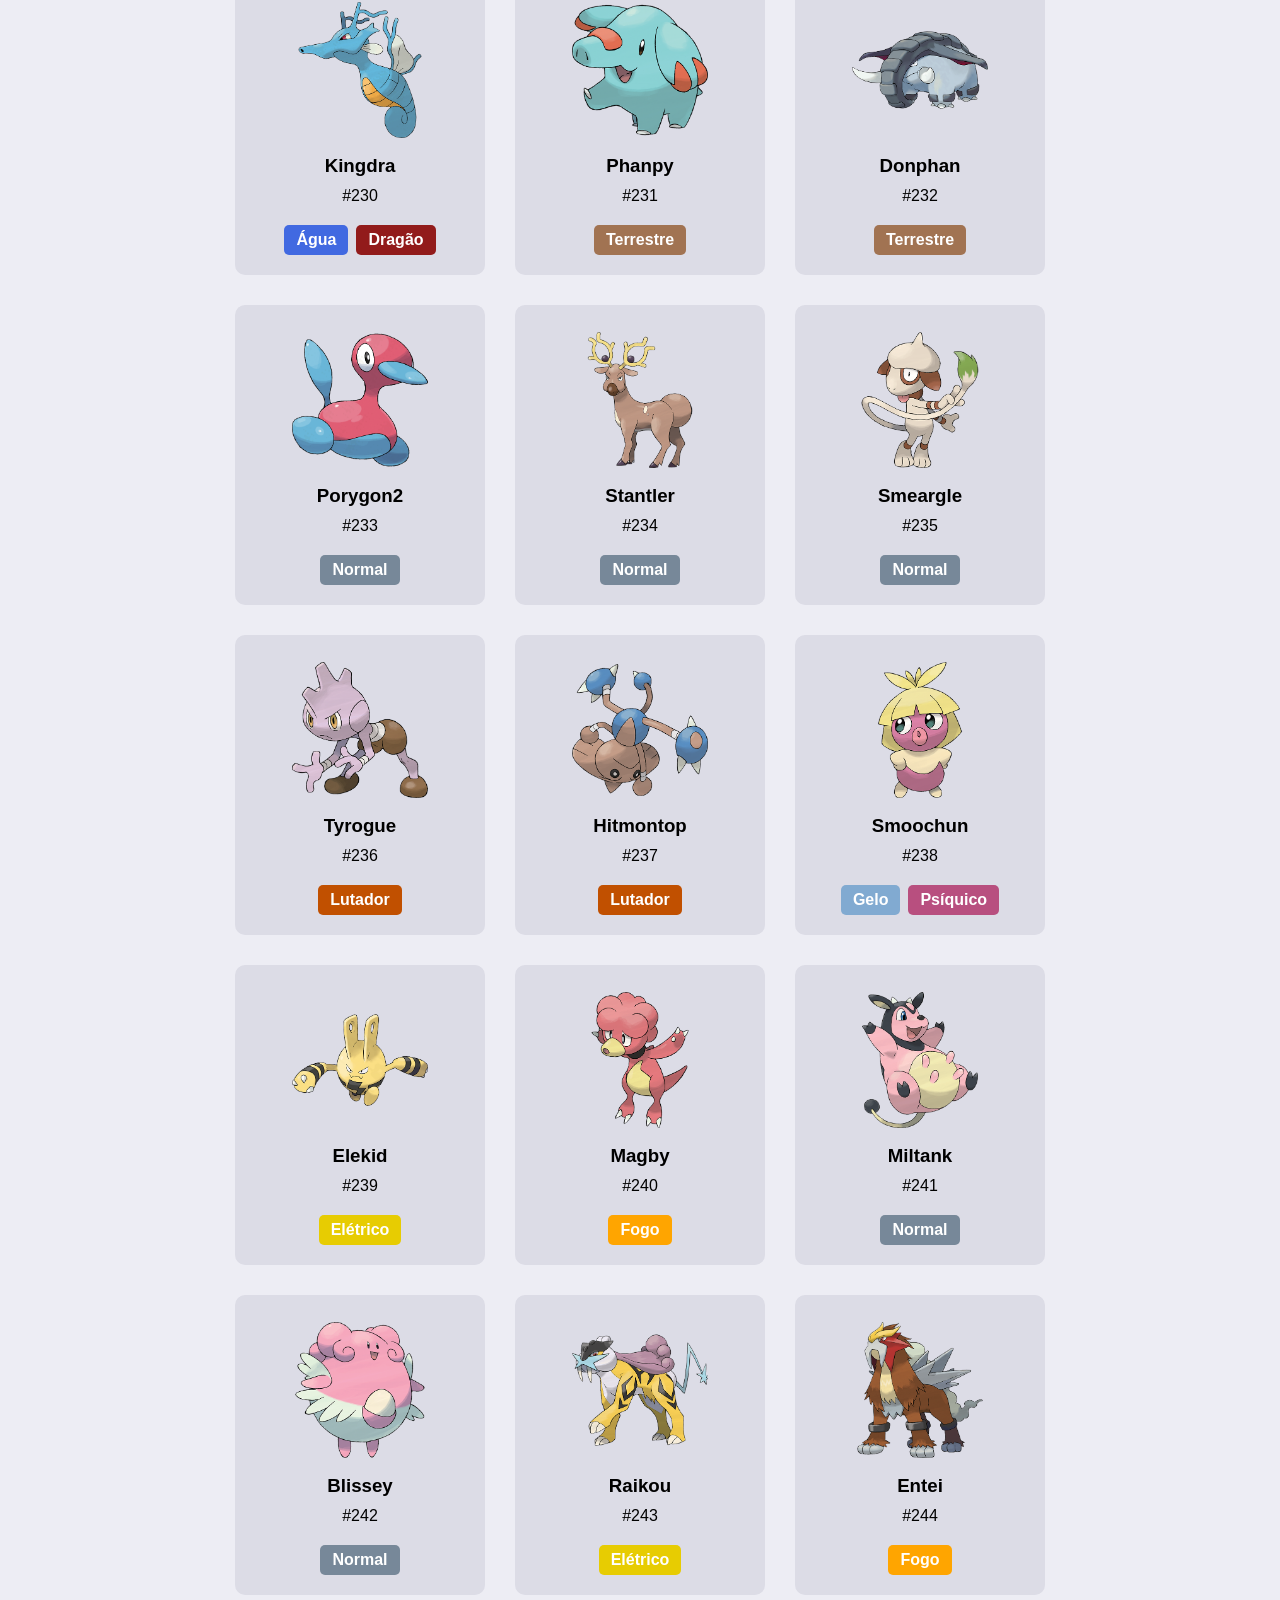
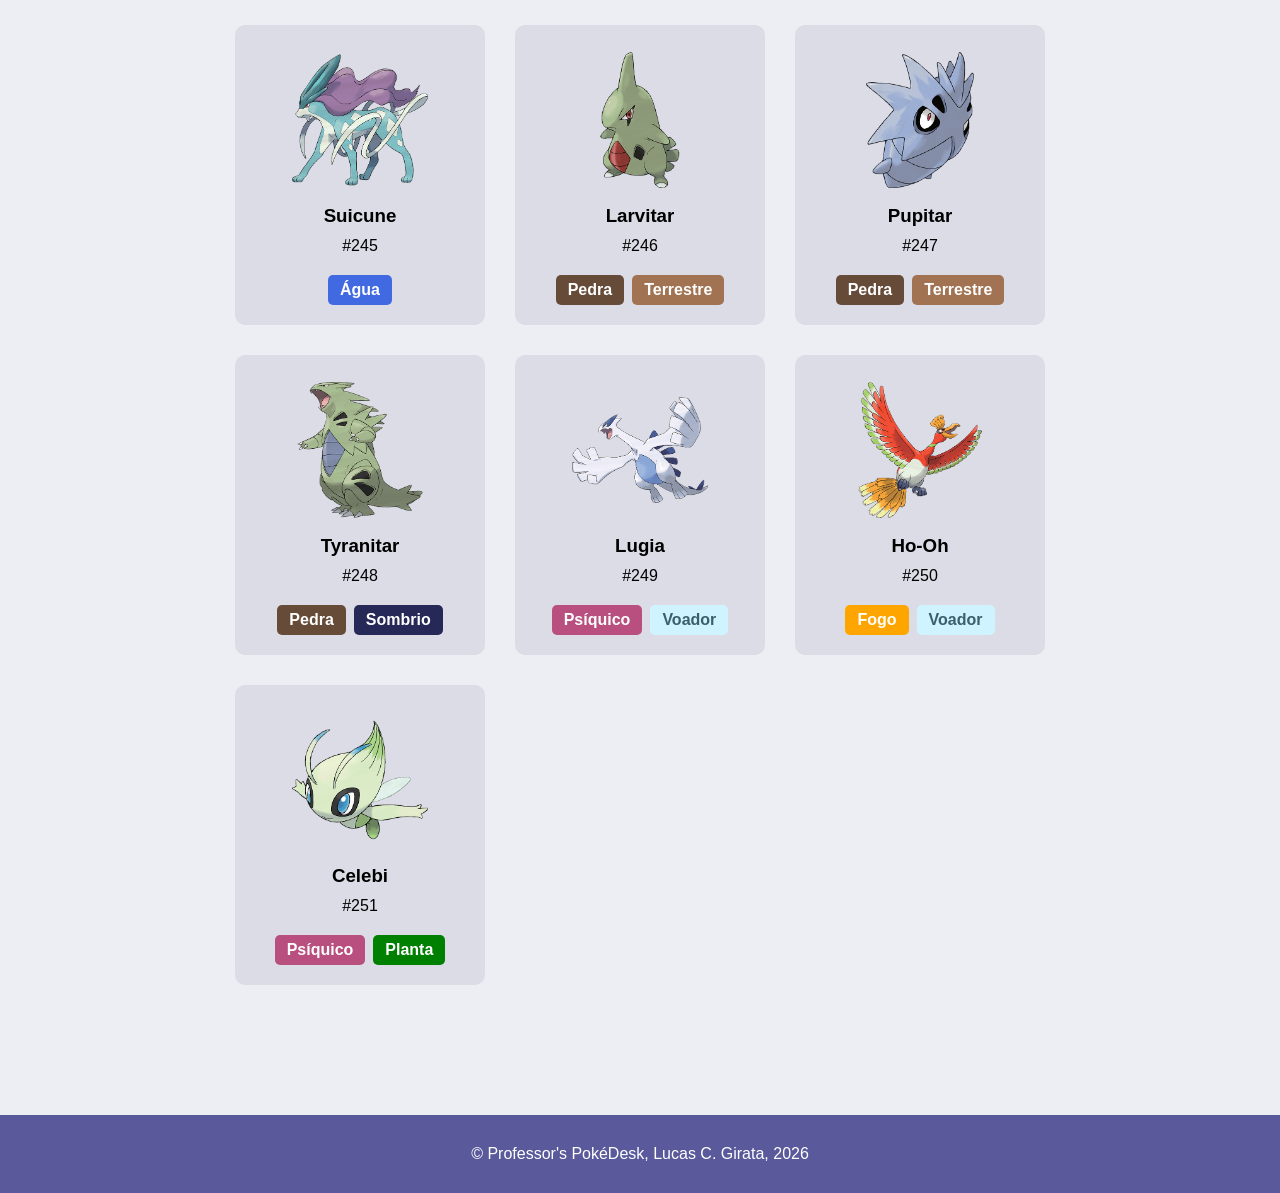
<file: pages/johto.html>
<!doctype html>
<html lang="pt-br">
  <head>
    <meta charset="UTF-8" />
    <meta name="viewport" content="width=device-width, initial-scale=1.0" />
    <title>Johto - Professor's PokéDesk</title>
    <link rel="stylesheet" href="johto.css" />
    <link
      href="https://fonts.cdnfonts.com/css/pokemon-solid-2"
      rel="stylesheet"
    />
    <link rel="icon" type="image/png" href="../imgs/pokedex.webp" />
    <script src="johto.js" defer></script>
  </head>
  <body>
    <header>
      <a href="index.html" id="logo">
        <img src="../imgs/pokedex.webp" alt="logo_pokedex" />
        <h2>Professor's PokéDesk</h2>
      </a>
      <nav>
        <a href="index.html">Página Inicial</a>
        <a href="poketeam.html">PokéTeam</a>
        <a href="kanto.html">Kanto</a>
        <a href="johto.html">Johto</a>
        <a href="hoenn.html">Hoenn</a>
      </nav>
    </header>

    <hr />

    <main>
      <h1 id="main-title">Johto</h1>
      <h1 id="subtitle">Região #02 · 100 Pokémon</h1>
      <div class="content-container">
        <div class="main-image-wrapper">
          <img src="../imgs/johto/johto.jpg" alt="Johto" id="main-image" />
        </div>

        <div class="description-container">
          <h2>Notas do Professor sobre a Região:</h2>
          <div class="description">
            <p>
              " <span id="johto">Johto !</span> Uma região cheia de história,
              tradição e muitos Pokémon fascinantes. Por aqui, podemos encontrar
              cidades tranquilas, florestas densas, montanhas, cavernas e até
              antigas construções que guardam histórias de muitos anos!
            </p>

            <p>
              Muitos Pokémon diferentes vivem por essa região, e alguns possuem
              formas de evolução e comportamentos bastante curiosos. No total,
              100 novas espécies de Pokémon foram registradas em Johto,
              aumentando ainda mais o conhecimento sobre essas criaturas!
            </p>

            <p>
              Se você pretende explorar <span id="johto">Johto</span>,
              prepare-se para encontrar Pokémon que talvez nunca tenha visto
              antes! Observe bem cada canto da região, converse com os moradores
              e não deixe de visitar os locais mais antigos. Tenho certeza de
              que você encontrará muitas descobertas interessantes pelo caminho!
            </p>
            <span id="professor"> — Prof. Elm</span>
          </div>
        </div>
      </div>

      <section class="section1">
        <div id="filter">
          <input
            type="search"
            id="search-bar"
            placeholder="Pesquise um Pokemon"
          />

          <div class="boxes">
            <input type="checkbox" id="iniciais" />
            <label for="iniciais">Inícial </label>

            <input type="checkbox" id="lendario" />
            <label for="lendario">Lendário</label>
          </div>
        </div>

        <select name="types" id="type-selection">
          <option value="">Todos tipos</option>
          <option value="agua">Água</option>
          <option value="dragao">Dragão</option>
          <option value="eletrico">Elétrico</option>
          <option value="fada">Fada</option>
          <option value="fantasma">Fantasma</option>
          <option value="fogo">Fogo</option>
          <option value="gelo">Gelo</option>
          <option value="inseto">Inseto</option>
          <option value="lutador">Lutador</option>
          <option value="metal">Metal</option>
          <option value="normal">Normal</option>
          <option value="pedra">Pedra</option>
          <option value="planta">Planta</option>
          <option value="psiquico">Psíquico</option>
          <option value="sombrio">Sombrio</option>
          <option value="terrestre">Terrestre</option>
          <option value="veneno">Veneno</option>
          <option value="voador">Voador</option>
        </select>
      </section>

      <section class="section2">
        <div id="pokemon-list"></div>
      </section>
    </main>

    <footer>© Professor's PokéDesk, Lucas C. Girata, 2026</footer>
  </body>
</html>
</file>
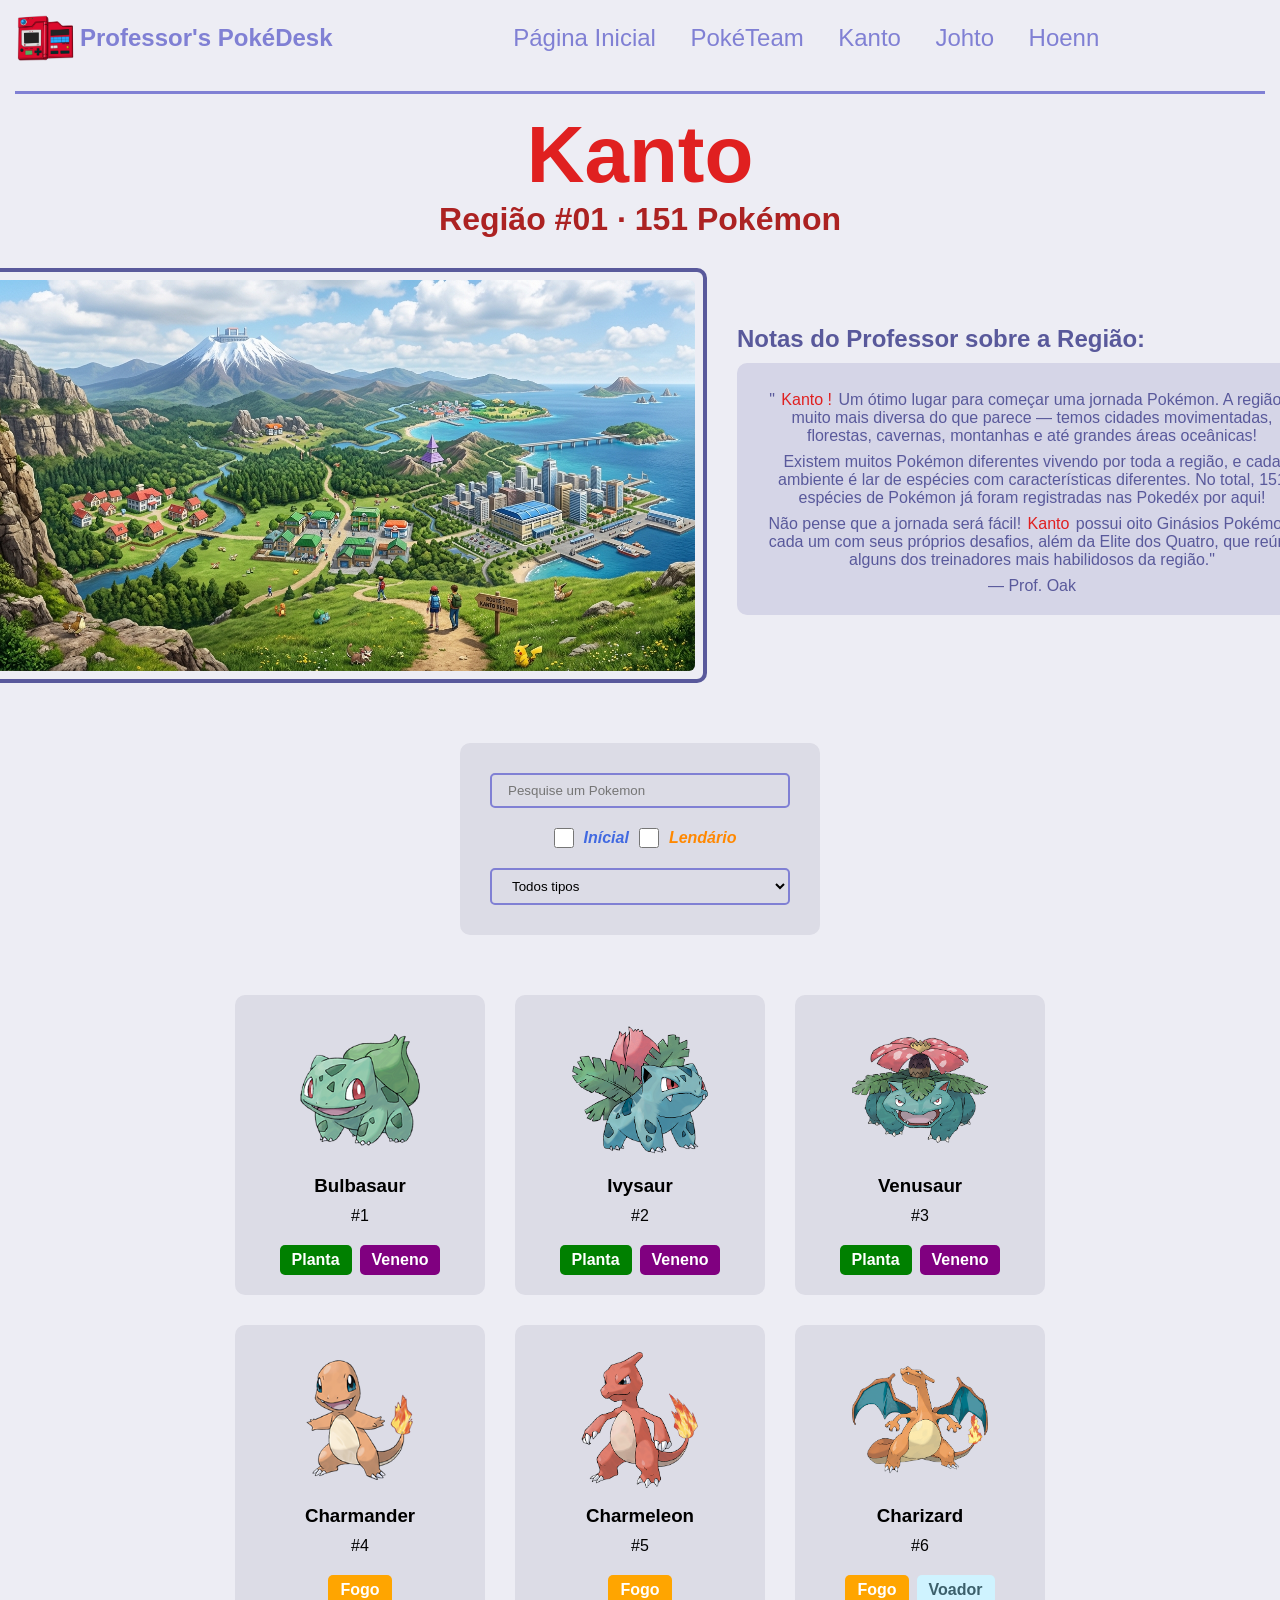
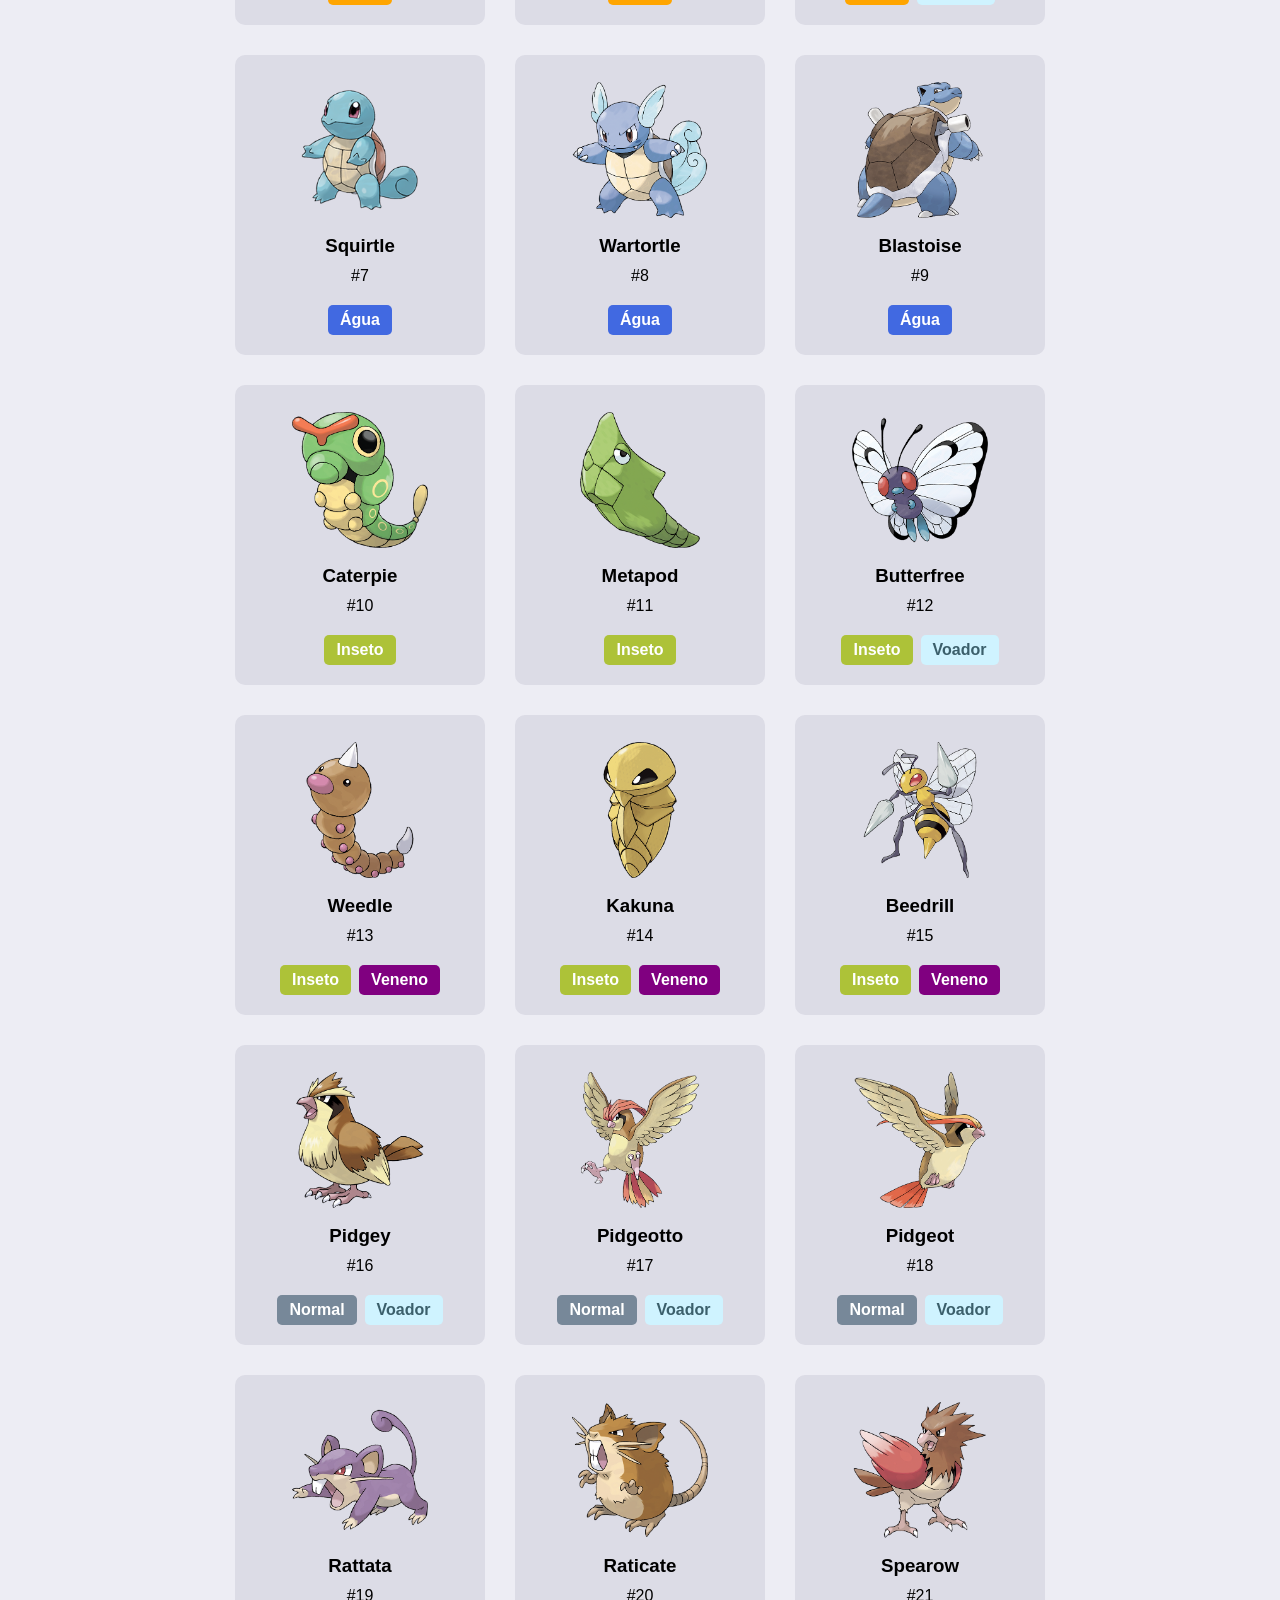
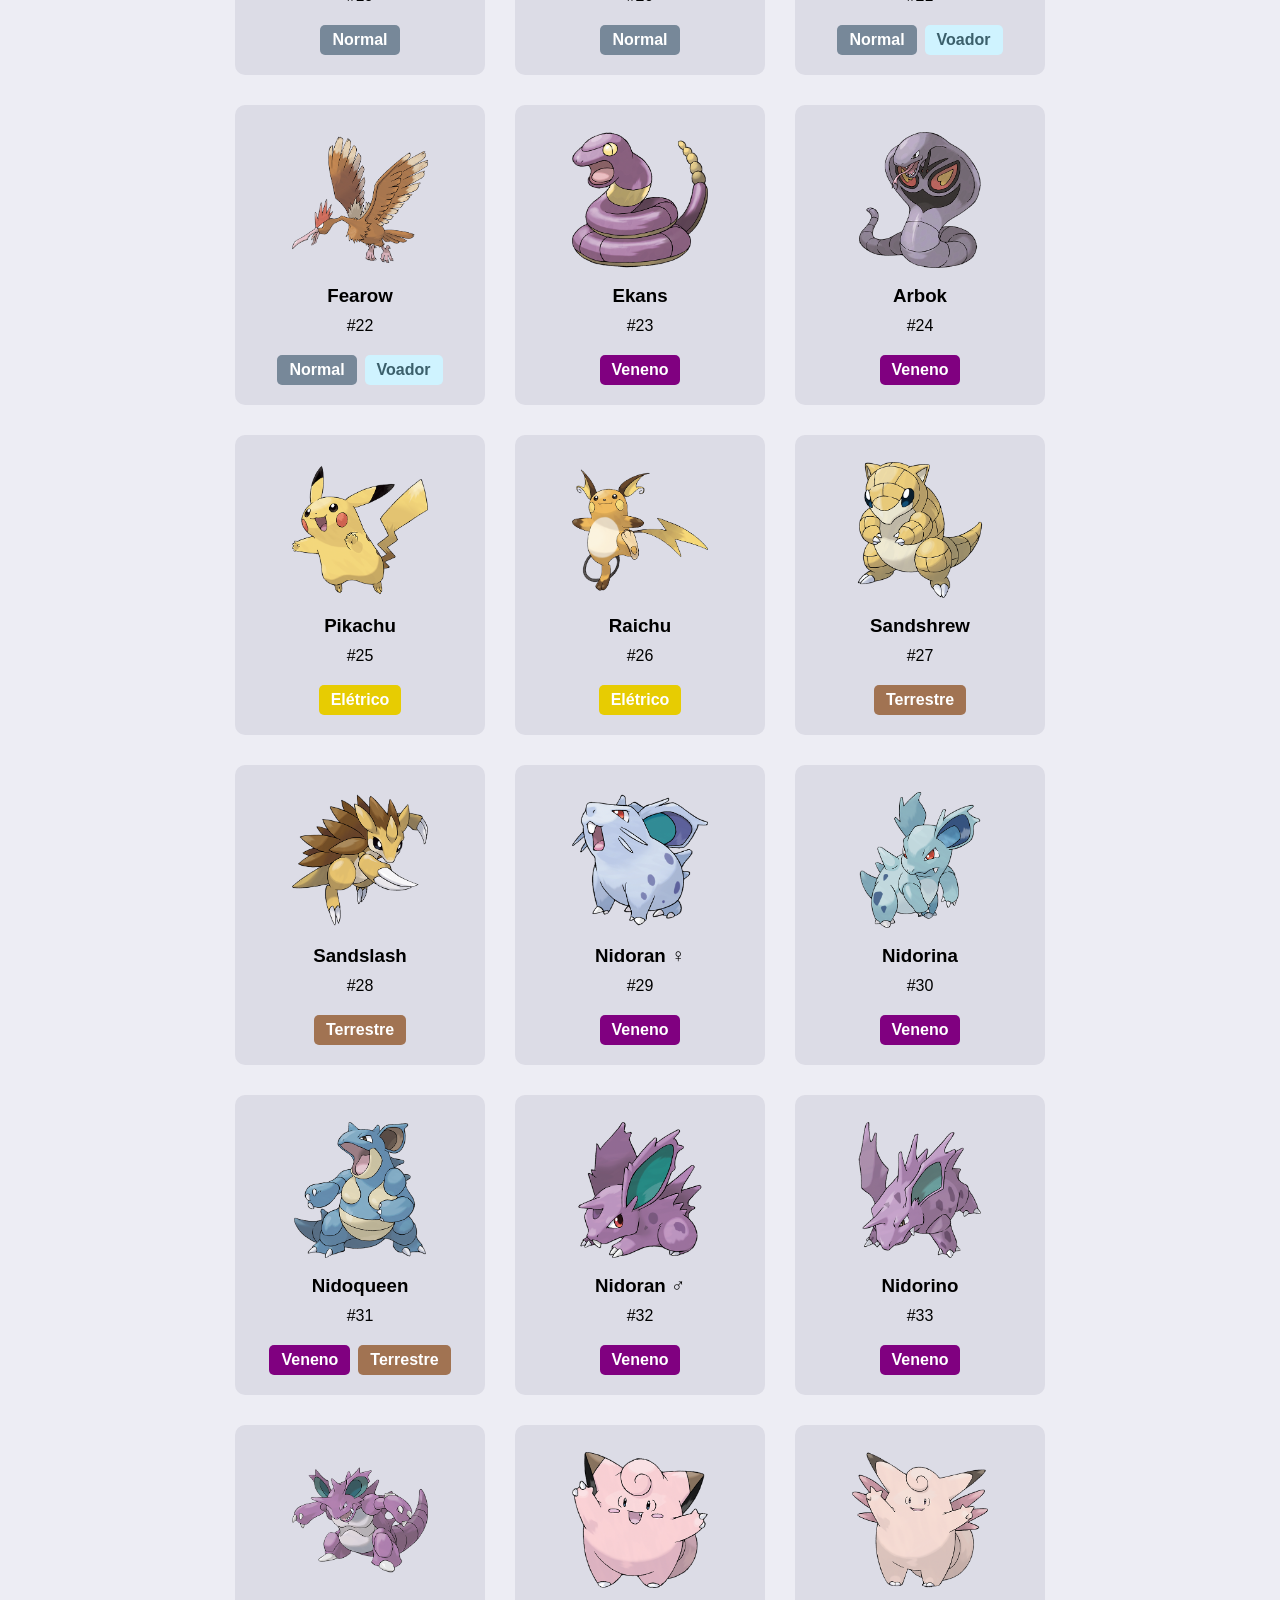
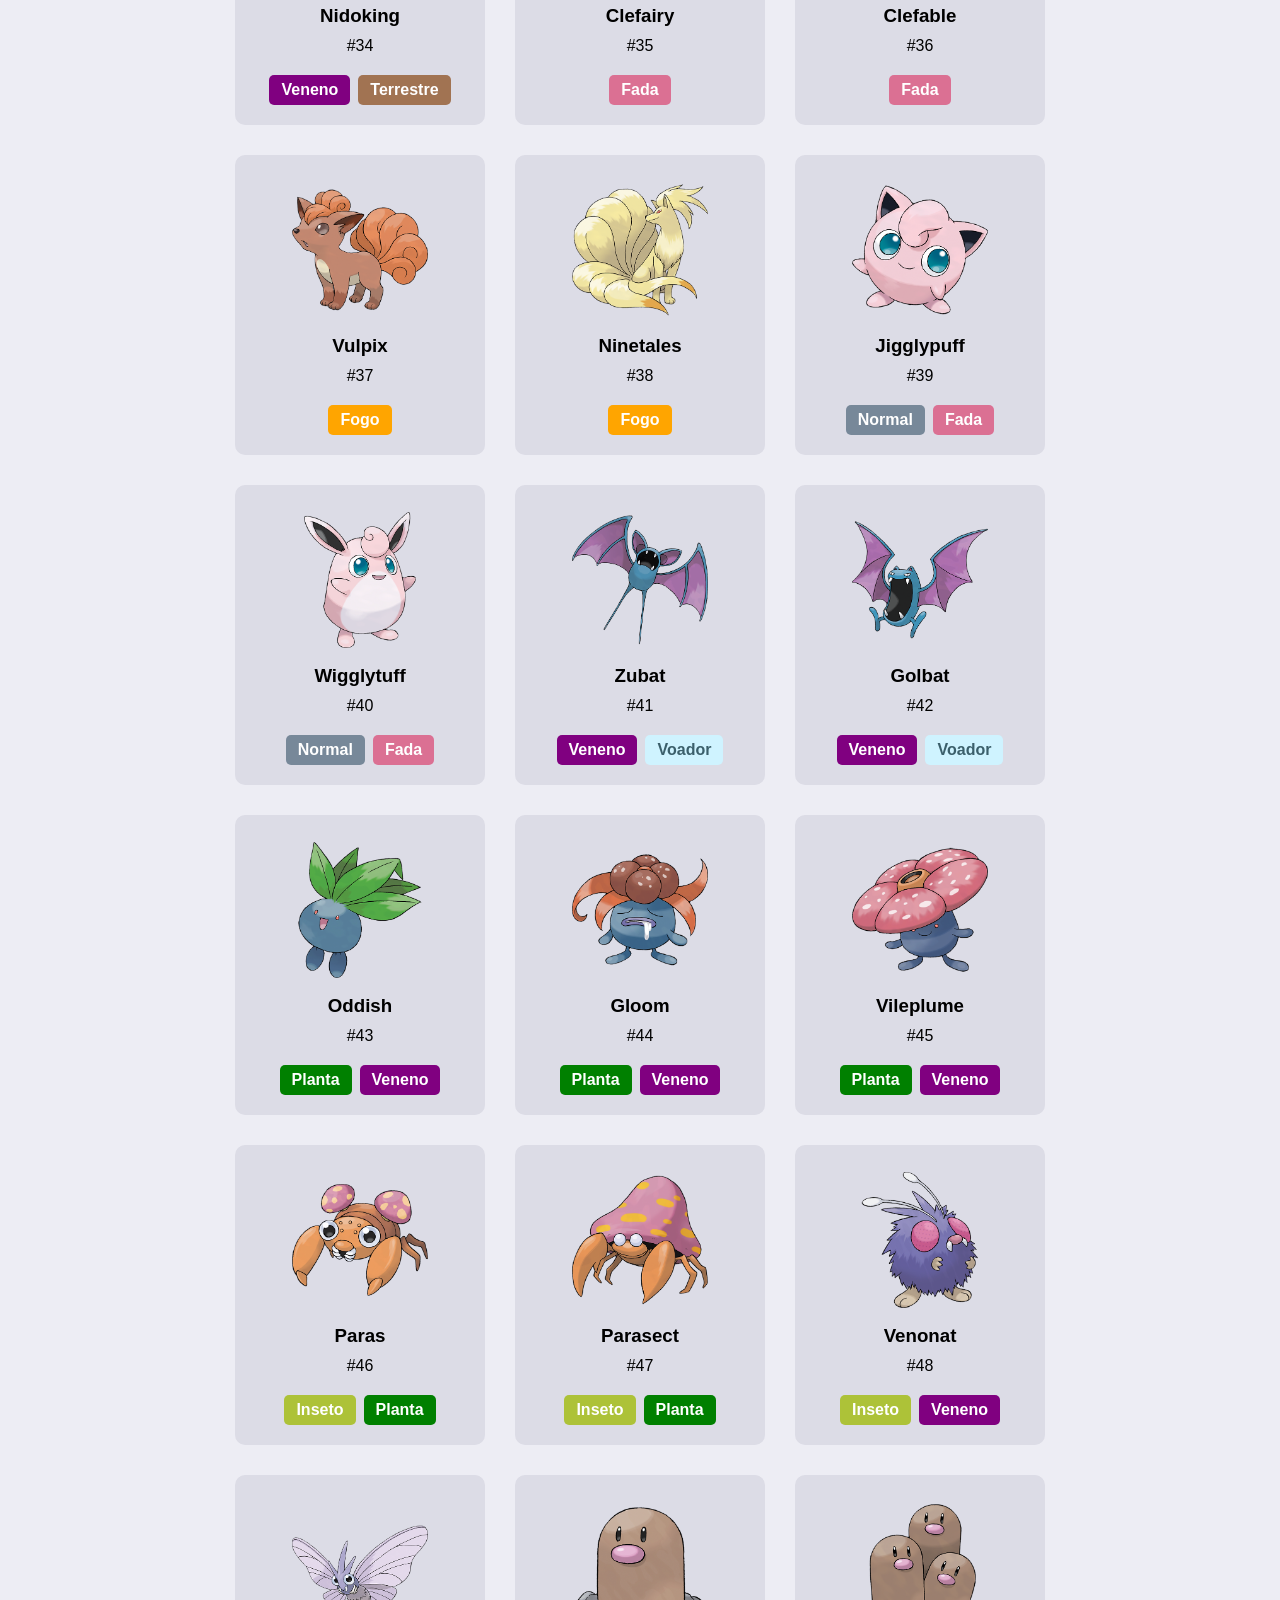
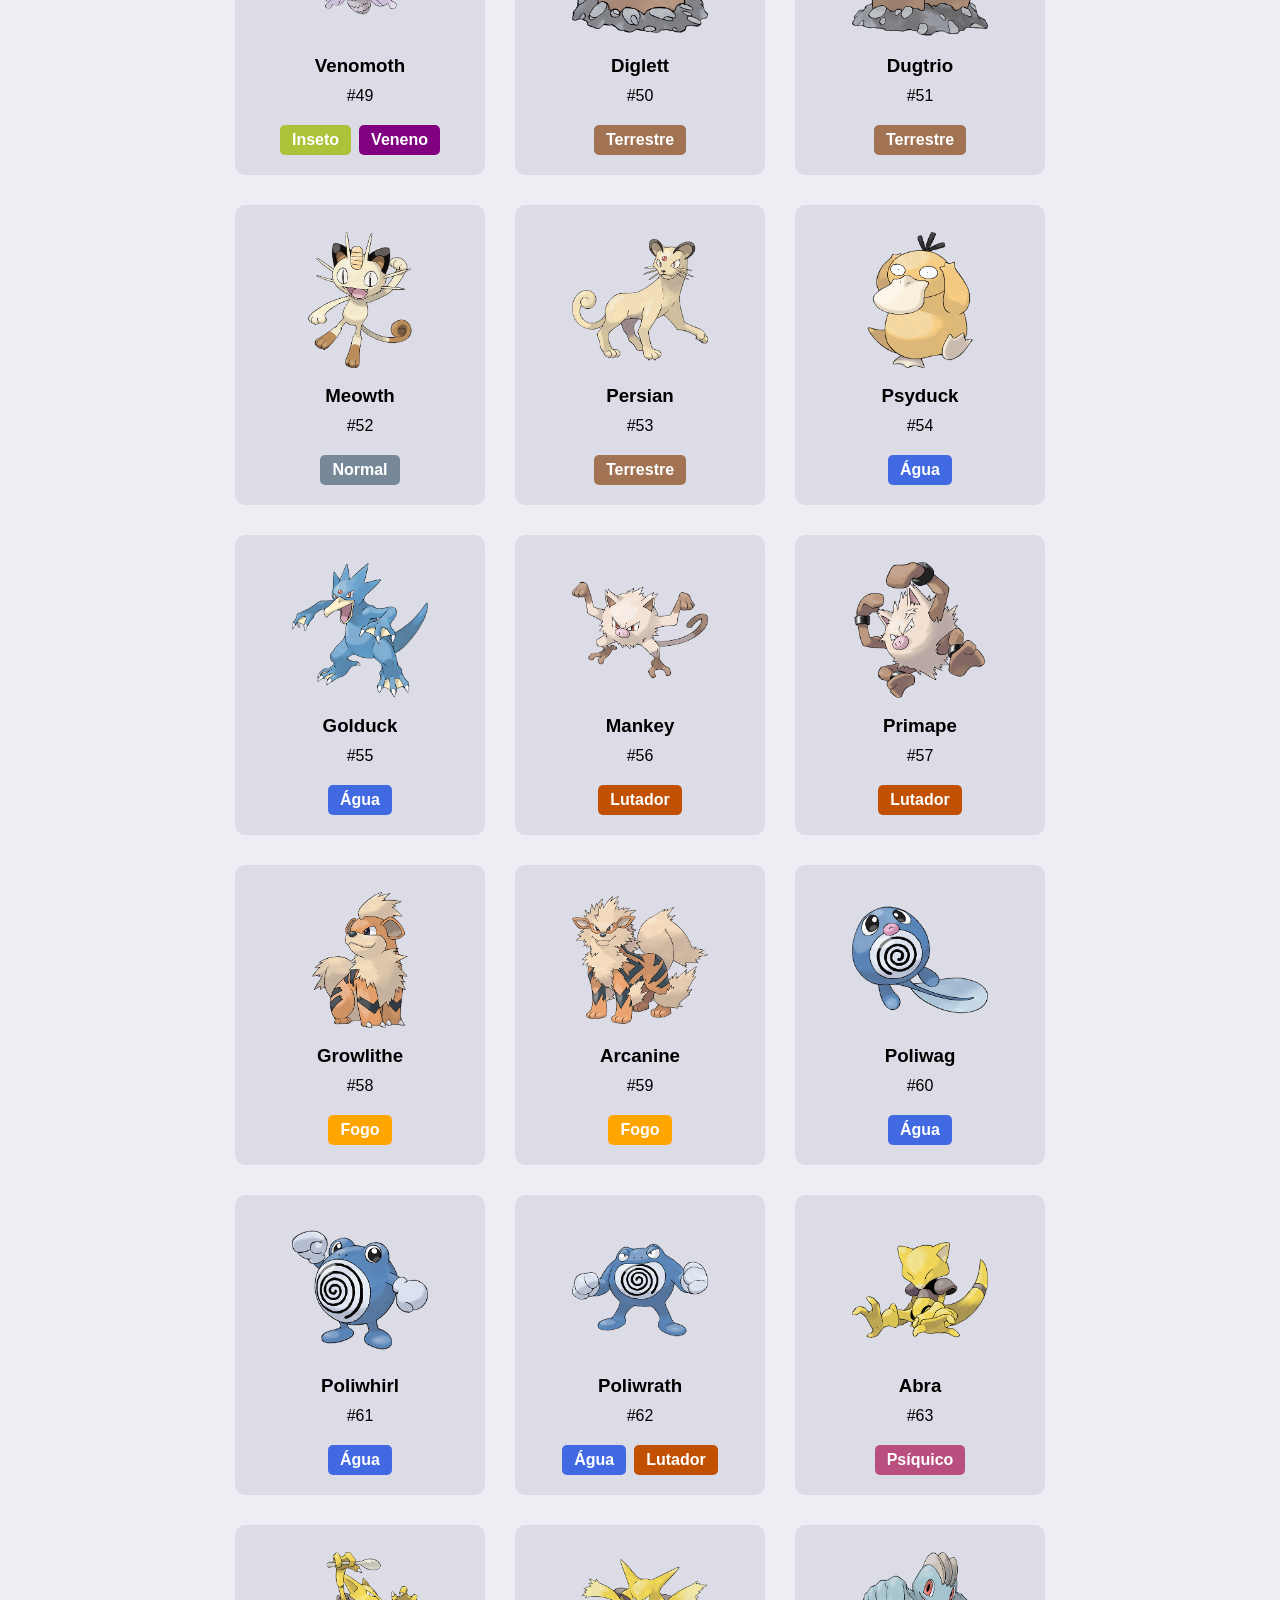
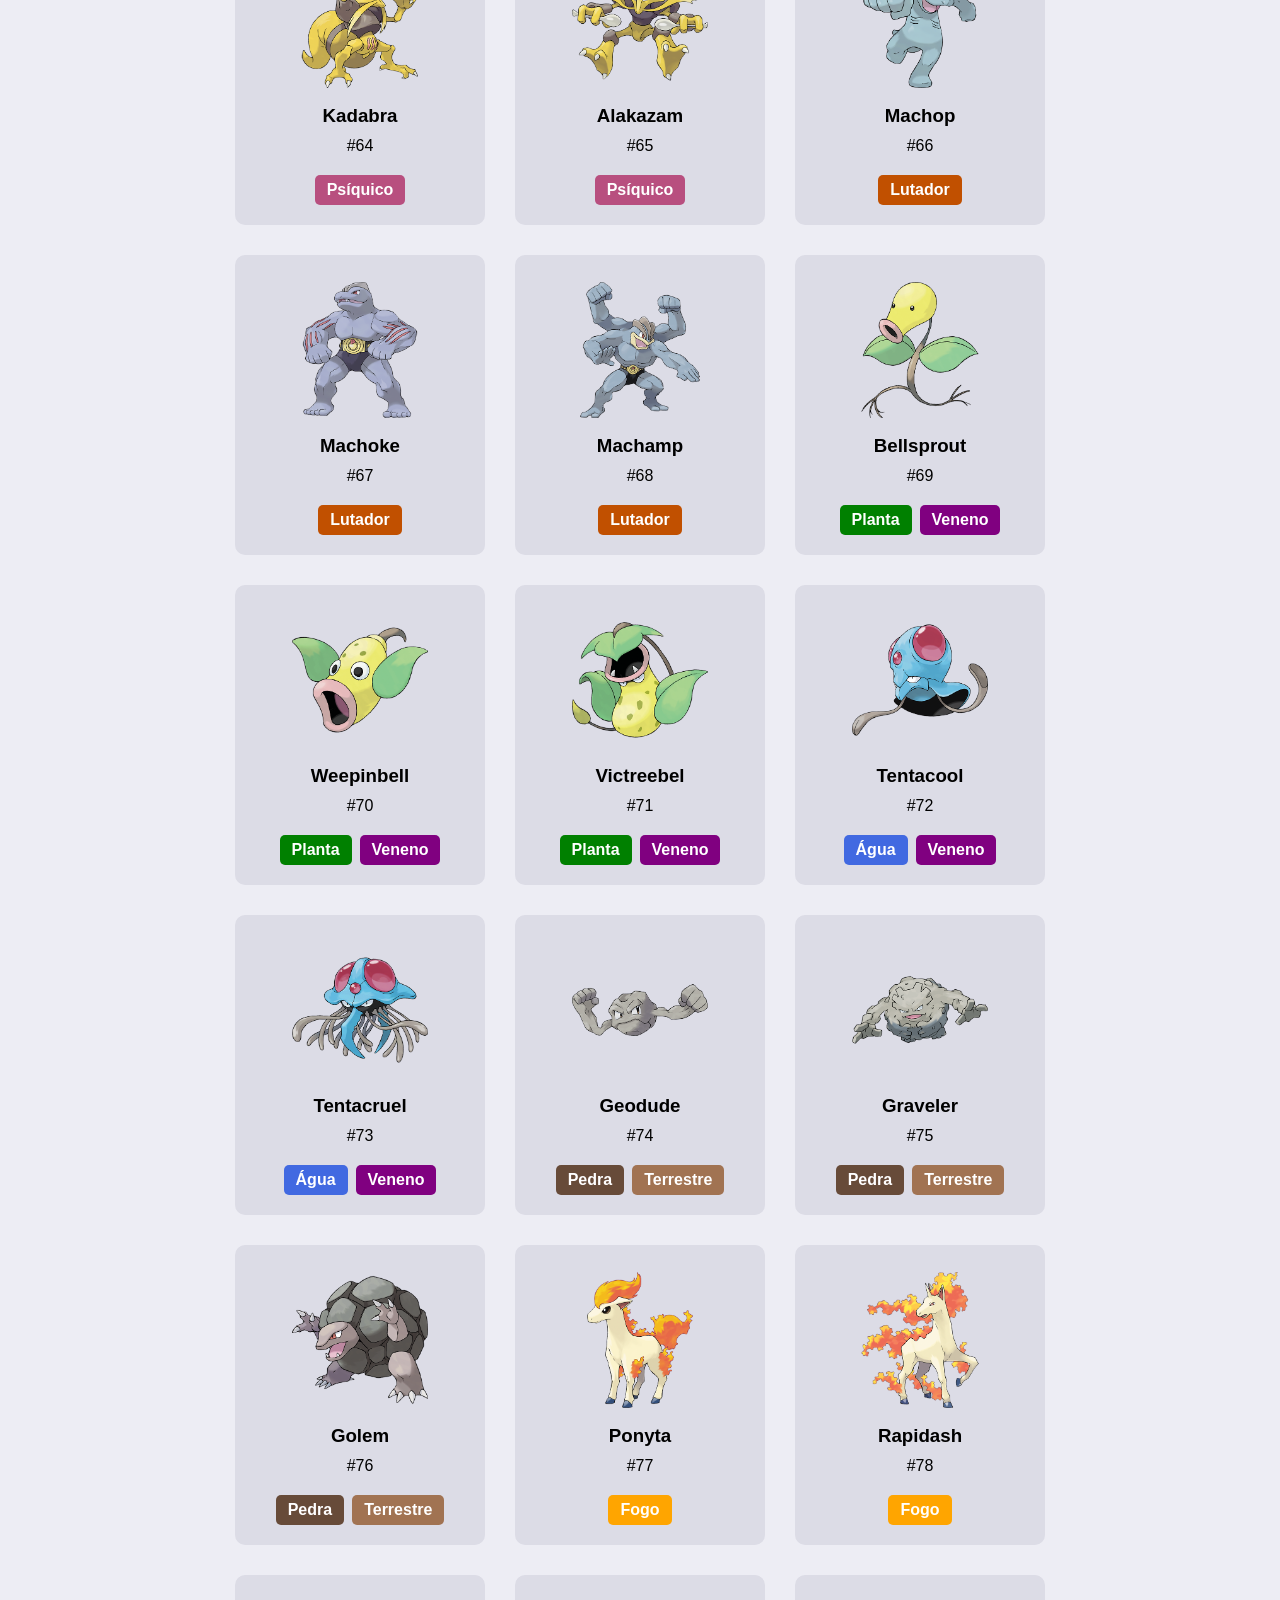
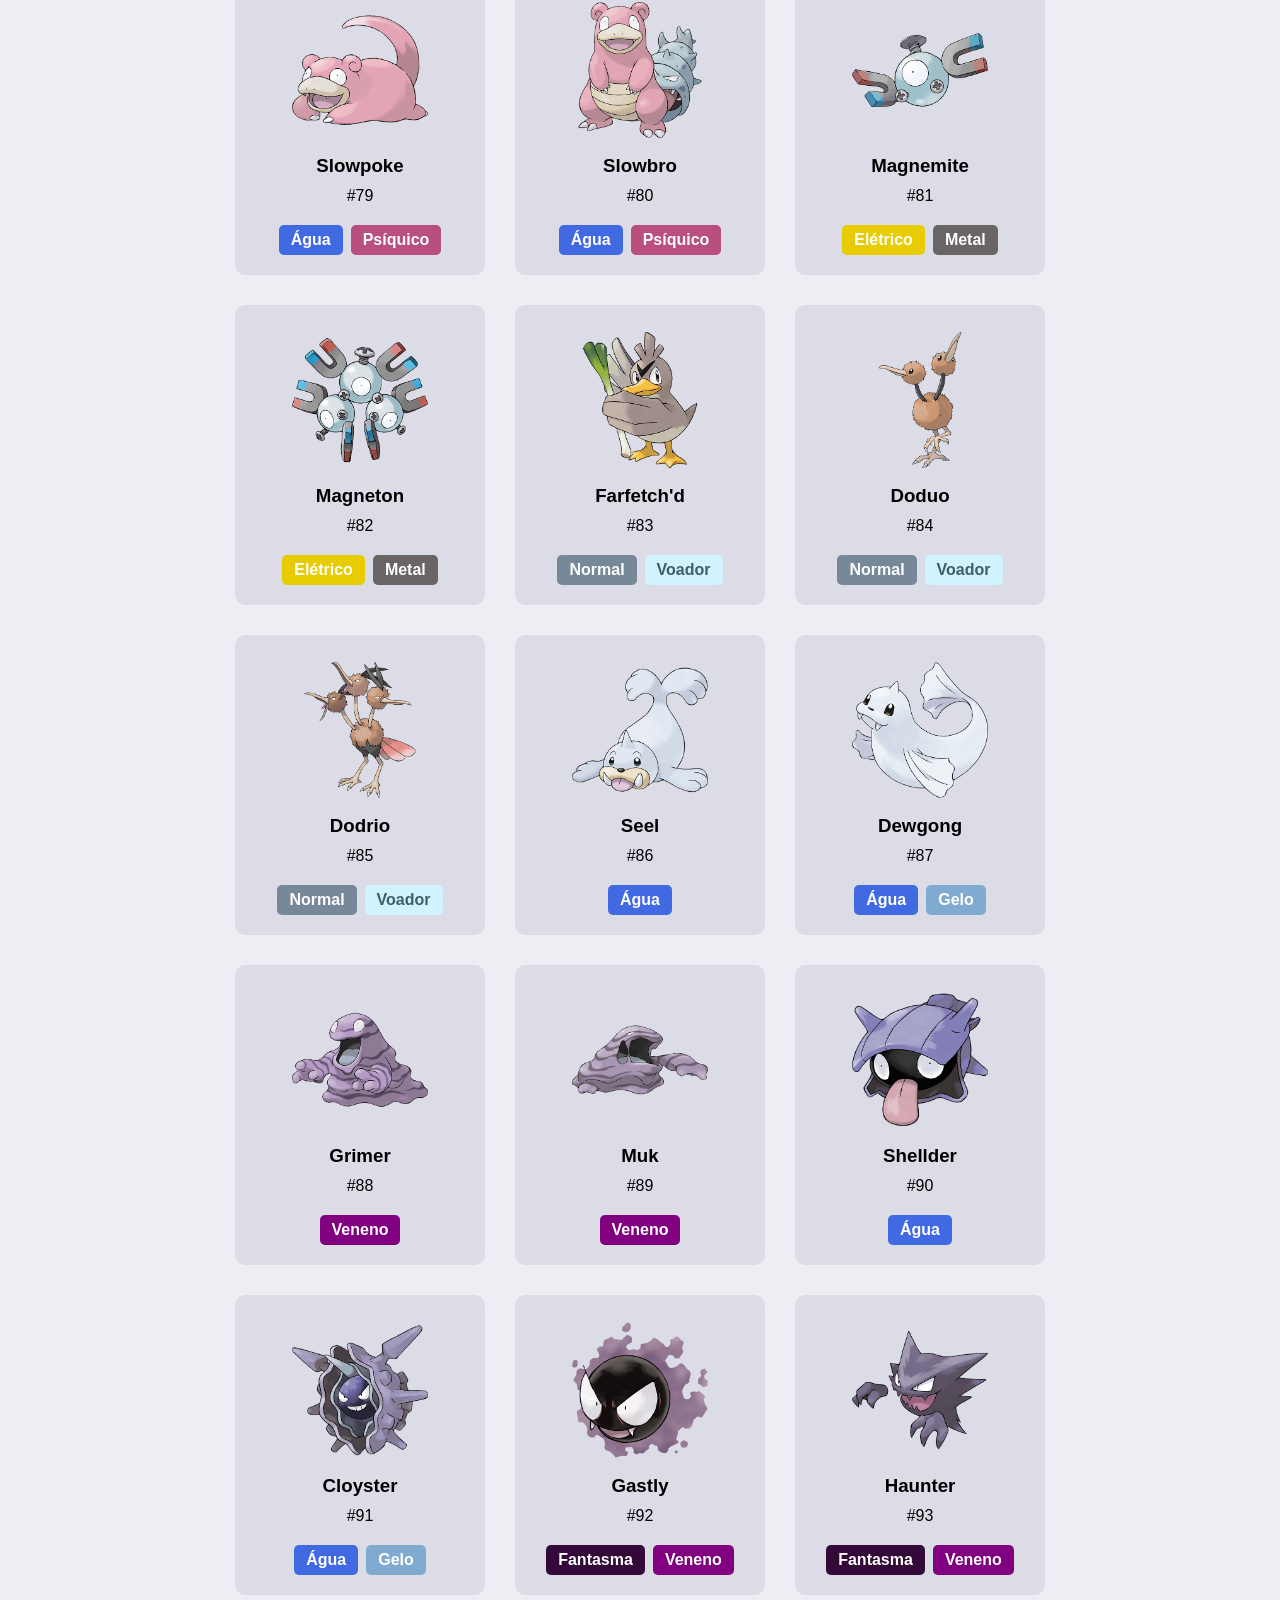
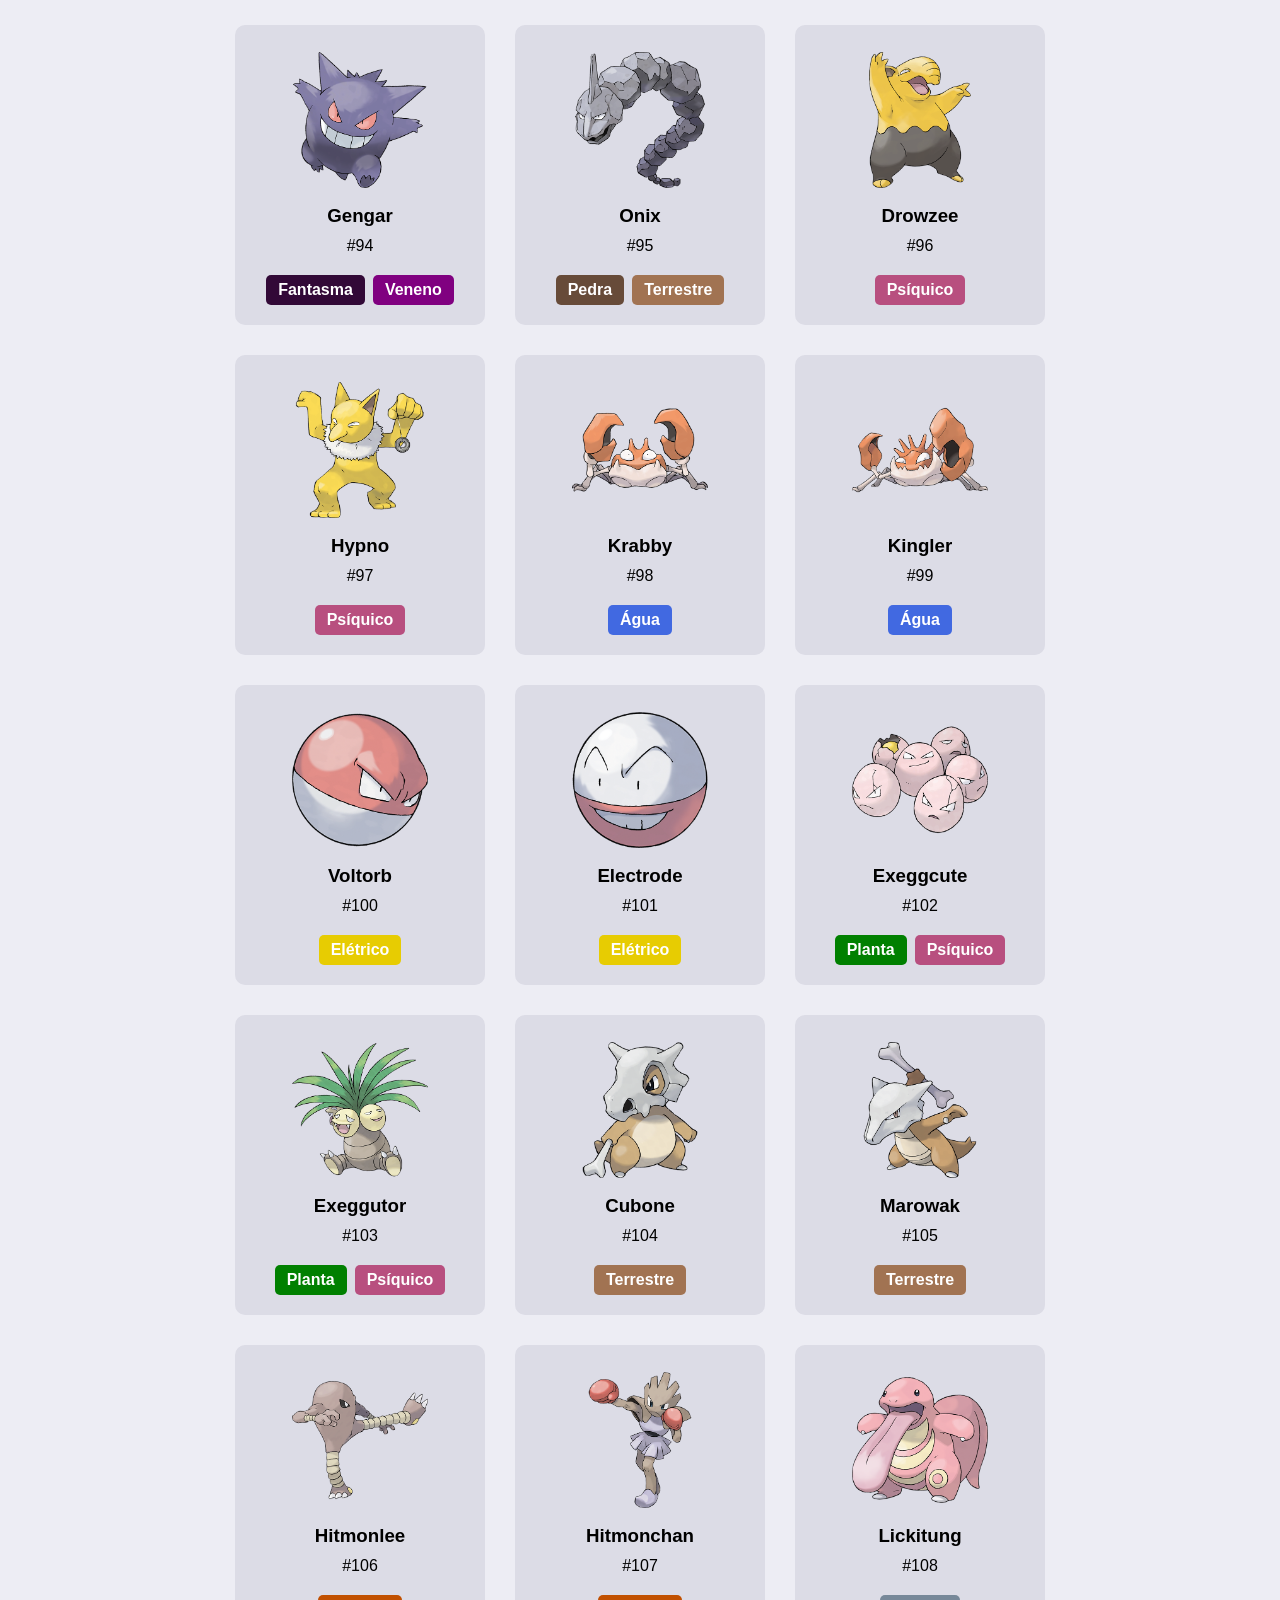
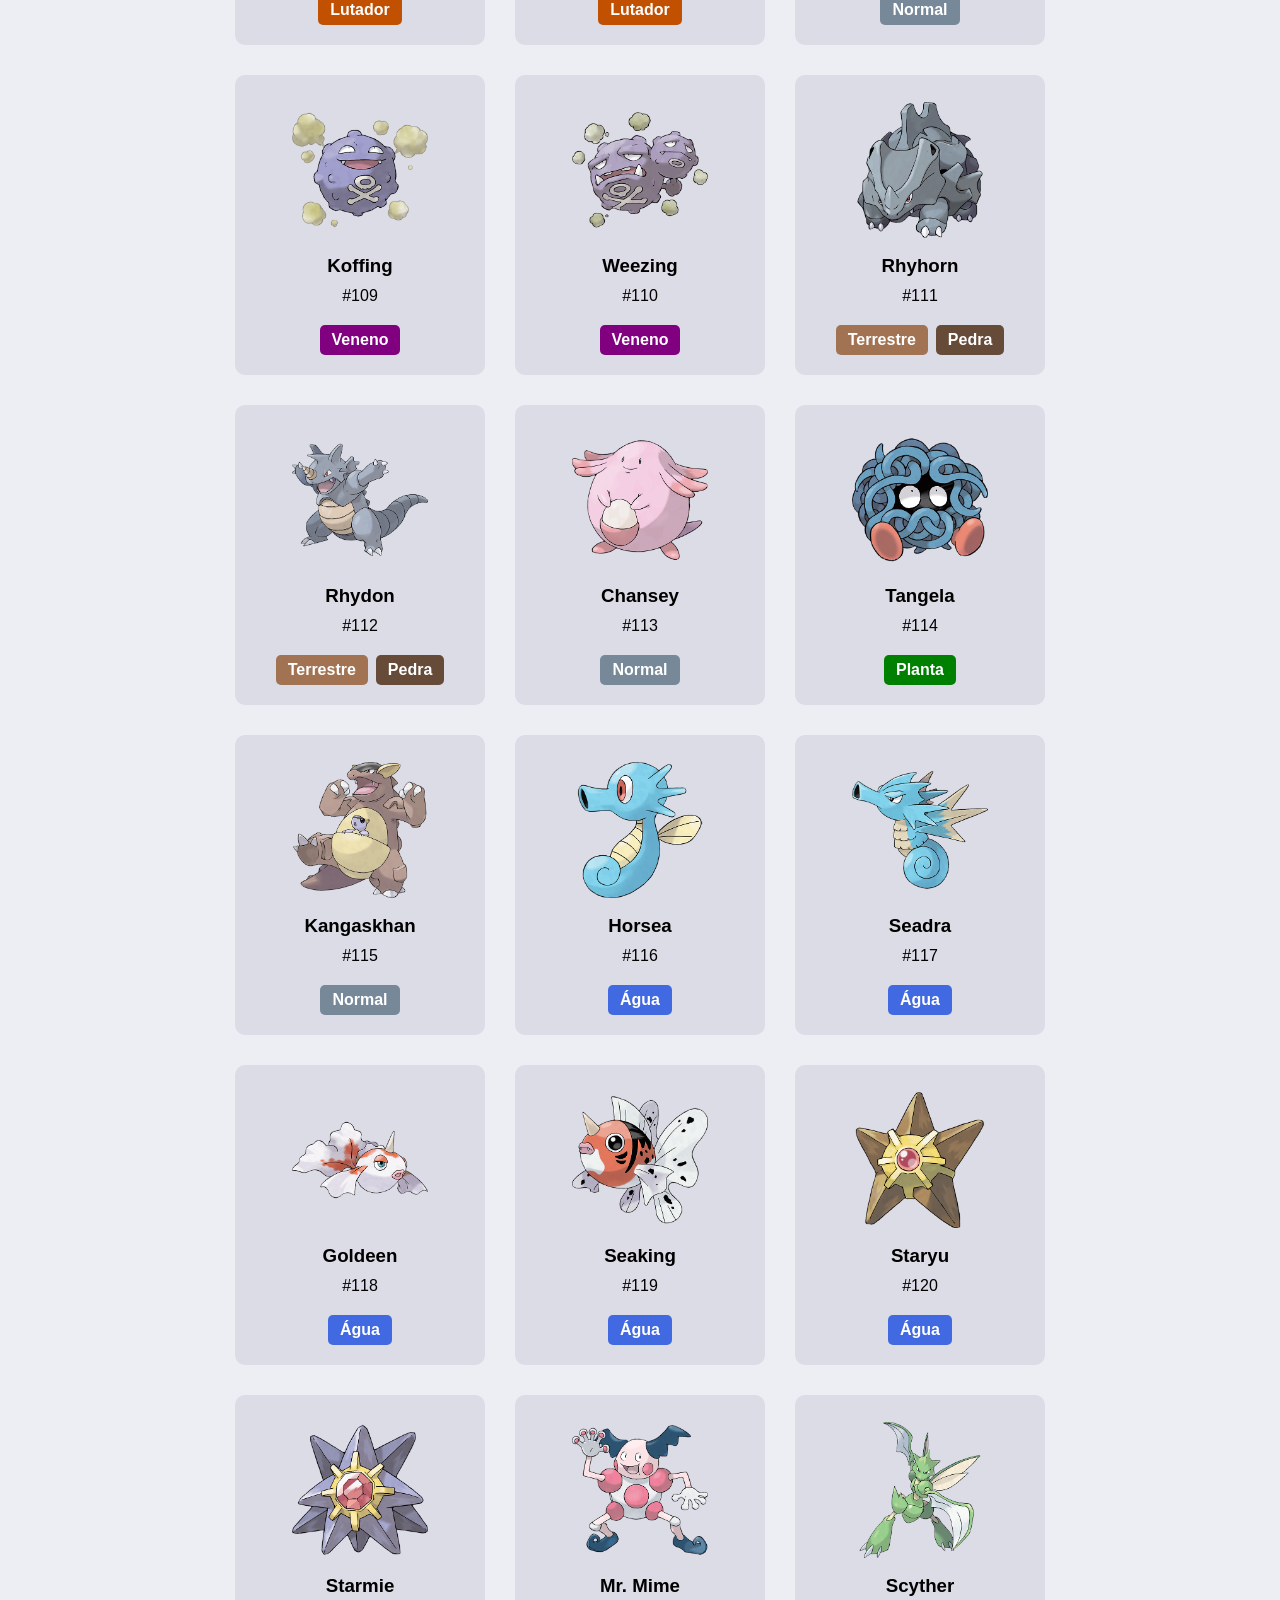
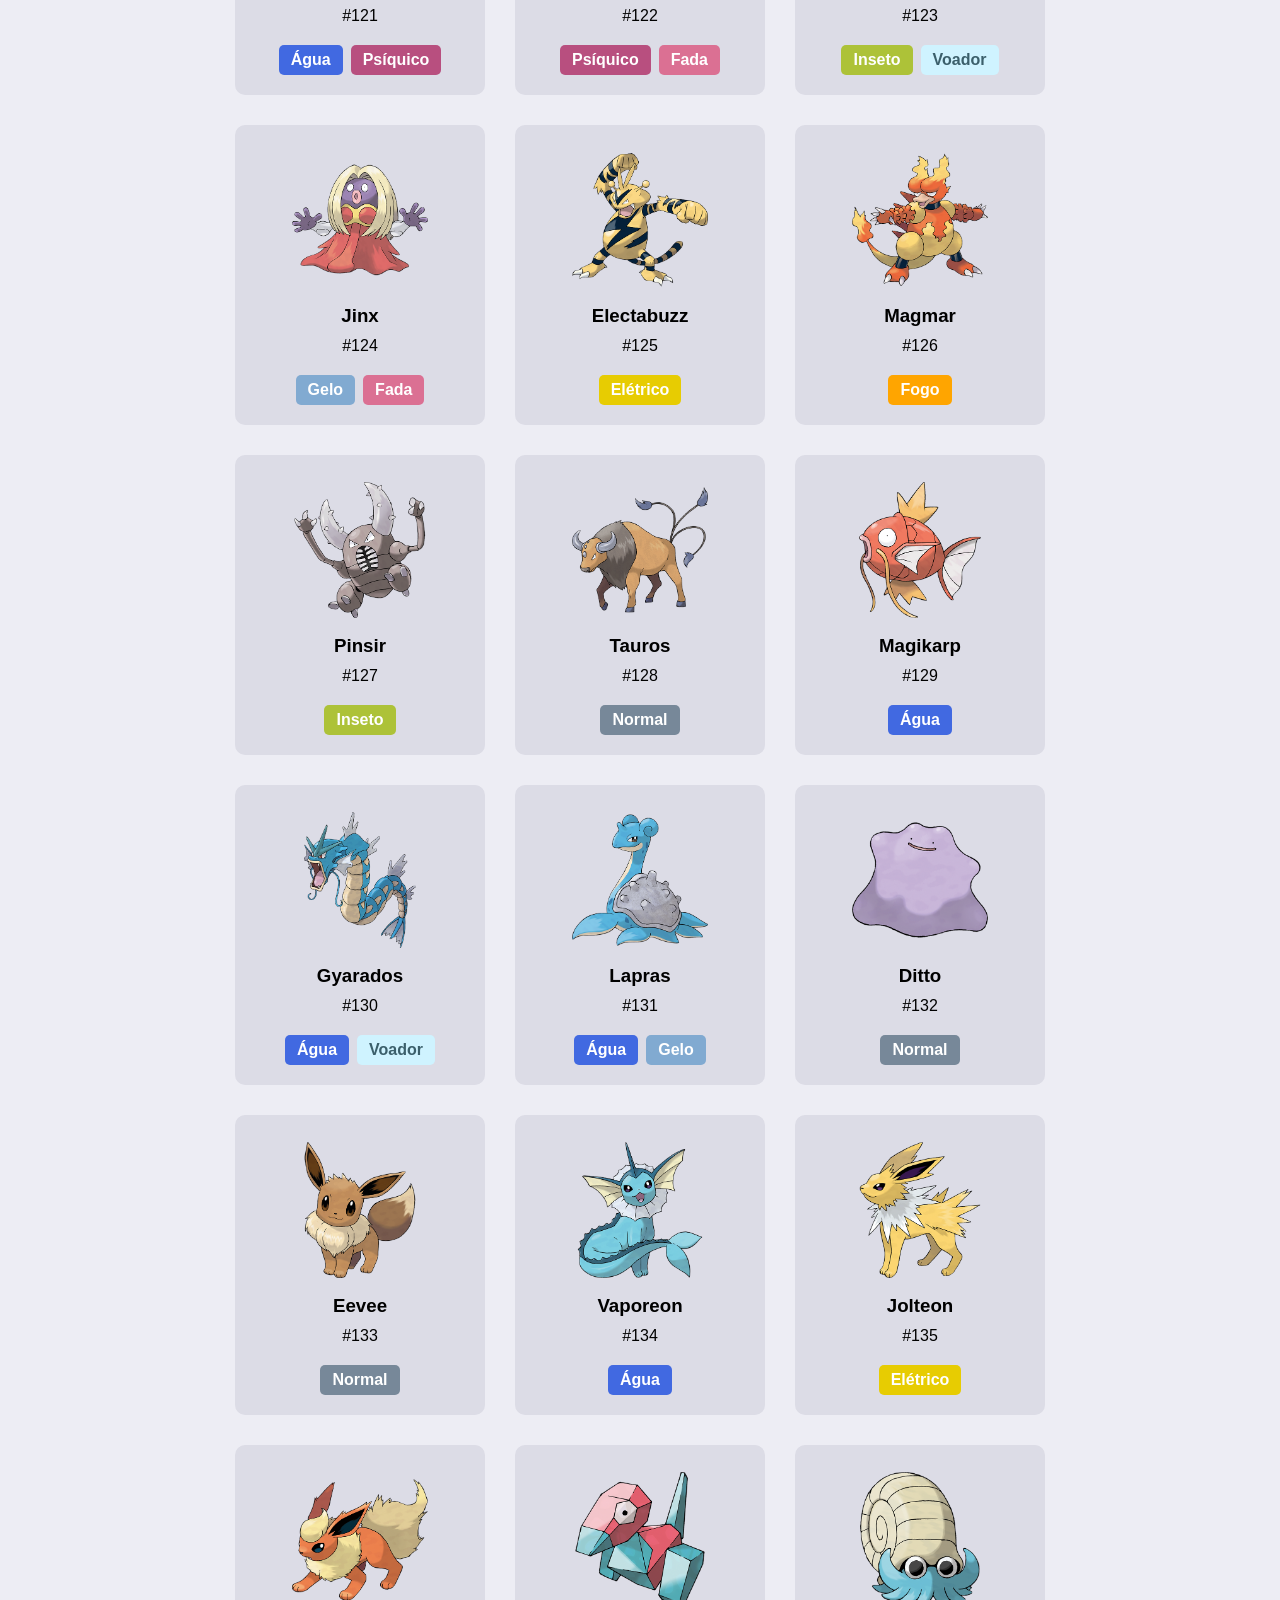
<file: pages/kanto.html>
<!doctype html>
<html lang="pt-br">
  <head>
    <meta charset="UTF-8" />
    <meta name="viewport" content="width=device-width, initial-scale=1.0" />
    <title>Kanto - Professor's PokéDesk</title>
    <link rel="stylesheet" href="kanto.css" />
    <link
      href="https://fonts.cdnfonts.com/css/pokemon-solid-2"
      rel="stylesheet"
    />
    <link rel="icon" type="image/png" href="../imgs/pokedex.webp" />
    <script src="kanto.js" defer></script>
  </head>
  <body>
    <header>
      <a href="index.html" id="logo">
        <img src="../imgs/pokedex.webp" alt="logo_pokedex" />
        <h2>Professor's PokéDesk</h2>
      </a>
      <nav>
        <a href="index.html">Página Inicial</a>
        <a href="poketeam.html">PokéTeam</a>
        <a href="kanto.html">Kanto</a>
        <a href="johto.html">Johto</a>
        <a href="hoenn.html">Hoenn</a>
      </nav>
    </header>

    <hr />

    <main>
      <h1 id="main-title">Kanto</h1>
      <h1 id="subtitle">Região #01 · 151 Pokémon</h1>
      <div class="content-container">
        <div class="main-image-wrapper">
          <img src="../imgs/kanto/kanto.jpeg" alt="Kanto" id="main-image" />
        </div>

        <div class="description-container">
          <h2>Notas do Professor sobre a Região:</h2>
          <div class="description">
            <p>
              " <span id="kanto">Kanto !</span> Um ótimo lugar para começar uma
              jornada Pokémon. A região é muito mais diversa do que parece —
              temos cidades movimentadas, florestas, cavernas, montanhas e até
              grandes áreas oceânicas!
            </p>

            <p>
              Existem muitos Pokémon diferentes vivendo por toda a região, e
              cada ambiente é lar de espécies com características diferentes. No
              total, 151 espécies de Pokémon já foram registradas nas Pokedéx
              por aqui!
            </p>

            <p>
              Não pense que a jornada será fácil!
              <span id="kanto">Kanto</span> possui oito Ginásios Pokémon, cada
              um com seus próprios desafios, além da Elite dos Quatro, que reúne
              alguns dos treinadores mais habilidosos da região."
            </p>
            <span id="professor"> — Prof. Oak</span>
          </div>
        </div>
      </div>

      <section class="section1">
        <div id="filter">
          <input
            type="search"
            id="search-bar"
            placeholder="Pesquise um Pokemon"
          />

          <div class="boxes">
            <input type="checkbox" id="iniciais" />
            <label for="iniciais">Inícial </label>

            <input type="checkbox" id="lendario" />
            <label for="lendario">Lendário</label>
          </div>
        </div>

        <select name="types" id="type-selection">
          <option value="">Todos tipos</option>
          <option value="agua">Água</option>
          <option value="dragao">Dragão</option>
          <option value="eletrico">Elétrico</option>
          <option value="fada">Fada</option>
          <option value="fantasma">Fantasma</option>
          <option value="fogo">Fogo</option>
          <option value="gelo">Gelo</option>
          <option value="inseto">Inseto</option>
          <option value="lutador">Lutador</option>
          <option value="metal">Metal</option>
          <option value="normal">Normal</option>
          <option value="pedra">Pedra</option>
          <option value="planta">Planta</option>
          <option value="psiquico">Psíquico</option>
          <option value="terrestre">Terrestre</option>
          <option value="veneno">Veneno</option>
          <option value="voador">Voador</option>
        </select>
      </section>

      <section class="section2">
        <div id="pokemon-list"></div>
      </section>
    </main>

    <footer>© Professor's PokéDesk, Lucas C. Girata, 2026</footer>
  </body>
</html>
</file>
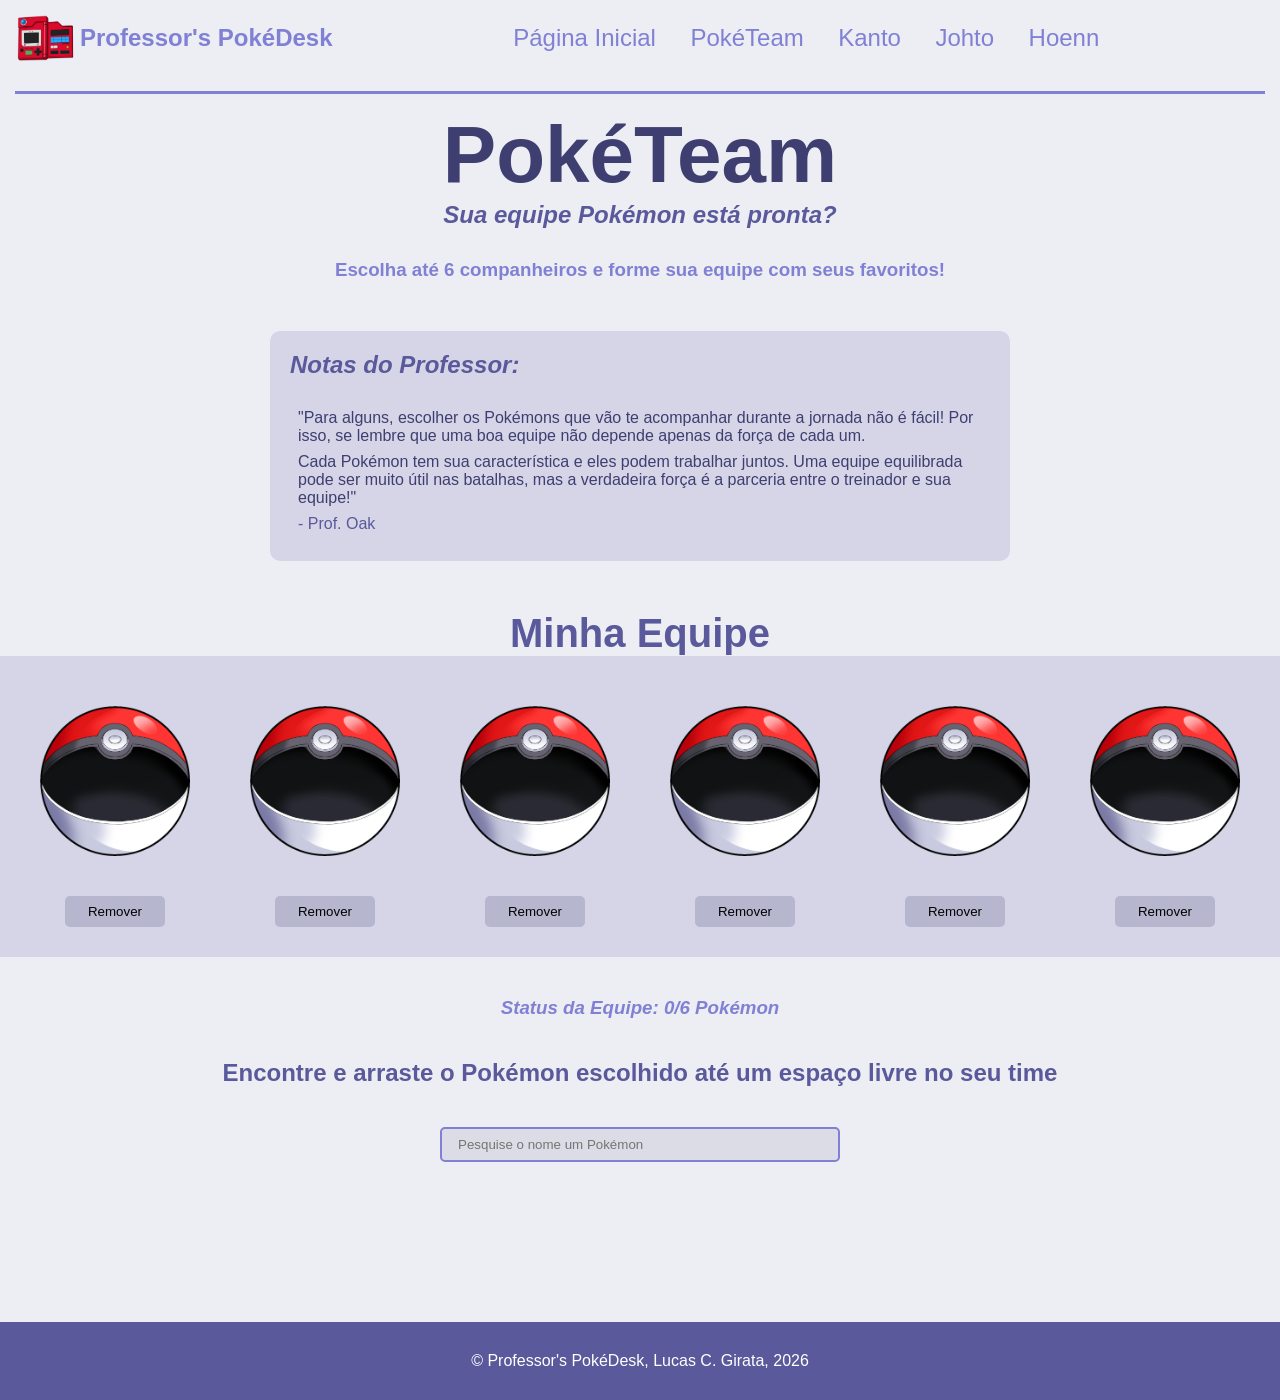
<file: pages/poketeam.html>
<!doctype html>
<html lang="en">
  <head>
    <meta charset="UTF-8" />
    <meta name="viewport" content="width=device-width, initial-scale=1.0" />
    <title>PokéTeam - Professor's PokéDesk</title>
    <link rel="stylesheet" href="poketeam.css" />
    <link rel="icon" type="image/x-icon" href="../imgs/pokedex.webp" />
    <script src="poketeam.js" defer></script>
  </head>
  <body>
    <header>
      <a href="index.html" id="logo">
        <img src="../imgs/pokedex.webp" alt="logo_pokedex" />
        <h2>Professor's PokéDesk</h2>
      </a>
      <nav>
        <a href="index.html">Página Inicial</a>
        <a href="poketeam.html">PokéTeam</a>
        <a href="kanto.html">Kanto</a>
        <a href="johto.html">Johto</a>
        <a href="hoenn.html">Hoenn</a>
      </nav>
    </header>

    <hr />

    <main>
      <section class="section1">
        <h1>PokéTeam</h1>
        <h2>Sua equipe Pokémon está pronta?</h2>
        <h3>
          Escolha até 6 companheiros e forme sua equipe com seus favoritos!
        </h3>

        <div class="notes">
          <h2>Notas do Professor:</h2>
          <p>
            "Para alguns, escolher os Pokémons que vão te acompanhar durante a
            jornada não é fácil! Por isso, se lembre que uma boa equipe não
            depende apenas da força de cada um.
          </p>
          <p>
            Cada Pokémon tem sua característica e eles podem trabalhar juntos.
            Uma equipe equilibrada pode ser muito útil nas batalhas, mas a
            verdadeira força é a parceria entre o treinador e sua equipe!"
          </p>
          <p id="professor">- Prof. Oak</p>
        </div>
      </section>

      <section class="section3">
        <h1>Minha Equipe</h1>

        <div class="team">
          <div class="pokemon" data-slot="0" data-filled="false">
            <img src="../imgs/index/open-pokeball.png" alt="Pokeball" />
            <button>Remover</button>
          </div>
          <div class="pokemon" data-slot="1" data-filled="false">
            <img src="../imgs/index/open-pokeball.png" alt="Pokeball" />
            <button>Remover</button>
          </div>
          <div class="pokemon" data-slot="2" data-filled="false">
            <img src="../imgs/index/open-pokeball.png" alt="Pokeball" />
            <button>Remover</button>
          </div>
          <div class="pokemon" data-slot="3" data-filled="false">
            <img src="../imgs/index/open-pokeball.png" alt="Pokeball" />
            <button>Remover</button>
          </div>
          <div class="pokemon" data-slot="4" data-filled="false">
            <img src="../imgs/index/open-pokeball.png" alt="Pokeball" />
            <button>Remover</button>
          </div>
          <div class="pokemon" data-slot="5" data-filled="false">
            <img src="../imgs/index/open-pokeball.png" alt="Pokeball" />
            <button>Remover</button>
          </div>
        </div>
        <h3>Status da Equipe: 0/6 Pokémon</h3>
      </section>

      <section class="section2">
        <h2>
          Encontre e arraste o Pokémon escolhido até um espaço livre no seu time
        </h2>

        <input
          type="search"
          name="search-bar"
          placeholder="Pesquise o nome um Pokémon"
        />

        <div id="search-result"></div>
      </section>
    </main>

    <footer>© Professor's PokéDesk, Lucas C. Girata, 2026</footer>
  </body>
</html>
</file>
<file: pages/index.css>
@import url("https://fonts.cdnfonts.com/css/pokemon-solid-2");

* {
  font-family: Arial, Helvetica, sans-serif;
  margin: 0;
  padding: 0;
}

body {
  background-color: rgb(237, 237, 244);
}

header {
  display: flex;
  align-items: center;
}

header a {
  text-decoration: none;
  color: rgb(128, 128, 212);
}

header #logo {
  display: flex;
  align-items: center;
  justify-content: center;
}

header #logo img {
  width: 60px;
  height: auto;
  margin: 15px;
  margin-right: 5px;
}

header #logo h2 {
  font-family: "Pokemon Solid", sans-serif;
  font-size: x-large;
}

header nav {
  margin: 0 auto;
  align-items: center;
  justify-content: center;
}

header nav a {
  font-family: "Pokemon Solid", sans-serif;
  font-size: x-large;
  margin: 15px;
}

hr {
  margin: 15px;
  height: 3px;
  border: none;
  background-color: rgb(128, 128, 212);
}

main hr {
  margin: 30px auto;
  width: 800px;
}

.section1,
.section2 {
  text-align: center;
}

.section1 h3 {
  margin: 30px;
}

.section1 {
  display: flex;
  flex-direction: column;
  align-items: center;
  justify-content: center;
  margin: 0 auto;
  width: 1000px;
}

.section1 h1 {
  font-family: "Pokemon Solid", sans-serif;
  font-size: 5em;
  color: rgb(62, 62, 112);
}

.section1 h2 {
  font-weight: bolder;
  font-size: 2em;
  color: rgb(172, 34, 34);
}

.section1 h3 {
  background-color: white;
  color: rgb(62, 62, 112);
  width: 200px;
  padding: 20px;
  border-radius: 10px;
  border: 2px solid rgb(62, 62, 112);
  transition: 0.3s;
}

.section1 h3:hover {
  scale: 1.07;
}

.section1 h4 {
  background-color: white;
  color: rgb(62, 62, 112);
  margin: 10px;
  padding: 10px;
  border-radius: 10px;
  border: 2px solid rgb(62, 62, 112);
  transition: 0.3s;
}

.section1 h4:hover {
  scale: 1.07;
}

.section1 img {
  margin: 10px;
  height: 300px;
  width: auto;
  transition: 0.3s;
}

.section1 img:hover {
  scale: 1.07;
}

#speak {
  background-color: rgb(213, 213, 231);
  display: flex;
  align-items: center;
  justify-content: center;
  padding: 10px;
  margin: 50px;
  transition: 0.3s;
  border-radius: 10px;
}

#speak:hover {
  scale: 1.03;
  img {
    content: url("../imgs/index/professor2.png");
  }
}

.section2 {
  margin: 30px auto;
  align-items: center;
  justify-content: center;
}

.section2 h1 {
  font-family: "Pokemon Solid", sans-serif;
  font-size: 3em;
  color: rgb(88, 88, 155);
  margin: 20px;
}

.region-cards {
  display: flex;
  margin: 0 auto;
  align-items: center;
  justify-content: center;
}

.card {
  display: flex;
  flex-direction: column;
  align-items: center;
  justify-content: center;
  background-color: rgb(220, 220, 230);
  color: rgb(33, 33, 61);
  border-radius: 10px;
  padding: 20px;
  margin: 20px;
  width: 270px;
  transition: 0.2s;
}

.card:hover {
  scale: 1.1;
}

.card h3 {
  font-family: "Pokemon Solid", sans-serif;
  font-size: 1.5em;
}

.card p {
  margin: 10px;
}

.card img {
  margin: 30px;
  width: 220px;
  aspect-ratio: 1 / 1;
  filter: brightness(0.7);
  object-fit: cover;
  display: block;
  border-radius: 10px;
}

.card a {
  color: rgb(237, 237, 244);
  background-color: rgb(89, 89, 155);
  padding: 8px;
  border-radius: 5px;
  text-decoration: none;
  font-weight: bold;
}

.section2 hr {
  margin: 50px auto;
}

.section3 {
  margin: 0 auto;
  text-align: center;
  align-items: center;
}

.section3 h1 {
  font-family: "Pokemon Solid", sans-serif;
  font-size: 3em;
  color: rgb(62, 62, 112);
  margin: 40px;
}

.section3 h2 {
  margin: 20px;
  color: rgb(88, 88, 155);
}

.section3 img {
  margin: 20px;
  width: 120px;
  height: auto;
  transition: 0.2s;
}

.img-wrapper {
  position: relative;
  display: inline-block;
}

.img-wrapper img {
  display: block;
  transition:
    opacity 0.3s ease,
    scale 0.3s ease;
}

.img-hover {
  position: absolute;
  top: 0;
  left: 0;
  opacity: 0;
}

.img-wrapper:hover img {
  scale: 1.15;
  cursor: pointer;
}

.img-wrapper:hover .img-normal {
  opacity: 0;
}

.img-wrapper:hover .img-hover {
  opacity: 1;
}

.input-overlay {
  text-decoration: none;
  font-weight: bold;
  color: white;
  background-color: rgb(73, 73, 97);
  border: none;
  border-radius: 3px;
  position: absolute;
  top: 50%;
  left: 50%;
  transform: translate(-50%, -50%);
  z-index: 2;
  visibility: hidden;
  transition: 0.1s ease;
  padding: 3px 8px;
  cursor: pointer;
}

.input-overlay:hover {
  background-color: rgb(108, 108, 138);
}

.img-wrapper:hover .input-overlay {
  opacity: 1;
  visibility: visible;
}

.desk {
  width: 700px;
  margin: 50px auto;
  padding: 20px;
  border-radius: 10px;
  background-color: rgb(164, 164, 192);
}

footer {
  text-align: center;
  padding: 30px;
  margin-top: 100px;
  color: white;
  background-color: rgb(89, 89, 155);
}
</file>
<file: style.css>
@import url("https://fonts.cdnfonts.com/css/pokemon-solid-2");

* {
  font-family: Arial, Helvetica, sans-serif;
  margin: 0;
  padding: 0;
}

body {
  background-color: rgb(237, 237, 244);
}

header {
  display: flex;
  align-items: center;
}

header a {
  text-decoration: none;
  color: rgb(128, 128, 212);
}

header #logo {
  display: flex;
  align-items: center;
  justify-content: center;
}

header #logo img {
  width: 60px;
  height: auto;
  margin: 15px;
  margin-right: 5px;
}

header #logo h2 {
  font-family: "Pokemon Solid", sans-serif;
  font-size: x-large;
}

header nav {
  margin: 0 auto;
  align-items: center;
  justify-content: center;
}

header nav a {
  font-family: "Pokemon Solid", sans-serif;
  font-size: x-large;
  margin: 15px;
}

hr {
  margin: 15px;
  height: 3px;
  border: none;
  background-color: rgb(128, 128, 212);
}

main {
  display: flex;
  flex-direction: column;
  align-items: center;
  justify-content: center;
}

.main-image-wrapper {
  border-radius: 10px;
  border: 4px solid rgb(89, 89, 155);
  margin: 30px;
  padding: 8px;
  box-sizing: border-box;
  overflow: hidden;
  display: inline-block;
}

#main-image {
  display: block;
  width: 700px;
  border-radius: 6px;
}

#main-title {
  text-align: center;
  font-size: 5em;
  font-family: "Pokemon Solid", sans-serif;
  color: rgb(224, 32, 32);
}

#subtitle {
  text-align: center;
  font: 3em;
  font-family: "Pokemon Solid", sans-serif;
  color: rgb(172, 34, 34);
}

main h2 {
  font-family: "Pokemon Solid", sans-serif;
  color: rgb(89, 89, 155);
}

.content-container {
  display: flex;
  justify-content: space-between;
  align-items: center;
}

.description-container {
  display: flex;
  flex-direction: column;
}

.description {
  text-align: center;
  width: 550px;
  margin: 10px auto;
  padding: 20px;
  border-radius: 10px;
  background-color: rgb(193, 193, 235);
  color: rgb(89, 89, 155);
  transition: 0.2s;
}

.description:hover {
  scale: 1.05;
  transition: 0.2s;
  cursor: pointer;
}

.description p {
  margin: 8px;
}

#kanto {
  color: rgb(224, 32, 32);
  font-family: "Pokemon Solid", sans-serif;
  margin-inline: 2px;
}

#professor {
  font-family: "Pokemon Solid", sans-serif;
}

.section1,
.section2 {
  margin: 30px;
}

.section1 {
  display: flex;
  flex-direction: column;
  align-items: center;
  background-color: rgb(220, 220, 230);
  padding: 30px;
  border-radius: 10px;
  transition: 0.2s;
}

.section1:hover {
  scale: 1.08;
  transition: 0.2s;
}

.section1 #search-bar,
.section1 #type-selection {
  padding: 8px 16px;
  width: 300px;
  border: 2px solid rgb(128, 128, 212);
  background-color: rgb(220, 220, 230);
  text-align: left;
  border-radius: 5px;
}

.section1 input[type="checkbox"] {
  margin: 20px 10px;
  width: 20px;
  height: 20px;
  background-color: rgb(220, 220, 230);
}

.section1 label {
  font-weight: bolder;
  font-style: italic;
}

label[for="lendario"] {
  color: rgb(255, 136, 0);
}

label[for="iniciais"] {
  color: royalblue;
}

.boxes {
  display: flex;
  align-items: center;
  justify-content: center;
}

#pokemon-list {
  display: grid;
  grid-template-columns: repeat(3, 1fr);
  gap: 30px;
  align-items: center;
}

.pokemon-card {
  width: 250px;
  height: 300px;

  background-color: rgb(220, 220, 230);
  border-radius: 10px;
  padding: 20px;

  display: flex;
  flex-direction: column;
  align-items: center;
  justify-content: space-between;

  box-sizing: border-box;
  transition: 0.2s;
}

.pokemon-card img {
  width: 150px;
  height: 150px;
  object-fit: contain;
}

.pokemon-card:hover {
  scale: 1.08;
  transition: 0.2s;
}

.tipos {
  display: flex;
  justify-content: center;
  gap: 8px;
  margin-top: 10px;
}

.tipo {
  padding: 6px 12px;
  border-radius: 5px;
  color: white;
  font-weight: bold;
}

.água {
  background-color: royalblue;
}

.dragão {
  background-color: rgb(146, 27, 27);
}

.elétrico {
  background-color: rgb(231, 204, 2);
}

.fada {
  background-color: palevioletred;
}

.fantasma {
  background-color: rgb(50, 9, 55);
}

.fogo {
  background-color: orange;
}

.gelo {
  background-color: rgb(129, 170, 209);
}

.inseto {
  background-color: rgb(173, 194, 56);
}

.lutador {
  background-color: rgb(193, 80, 0);
}

.metal {
  background-color: rgb(105, 101, 101);
}

.normal {
  background-color: lightslategray;
}

.pedra {
  background-color: rgb(103, 75, 57);
}

.planta {
  background-color: green;
}

.psíquico {
  background-color: rgb(184, 79, 127);
}

.terrestre {
  background-color: rgb(161, 115, 82);
}

.veneno {
  background-color: purple;
}

.voador {
  color: rgb(59, 95, 107);
  background-color: rgb(207, 243, 255);
}

option[value="agua"] {
  color: royalblue;
}

option[value="dragao"] {
  color: rgb(146, 27, 27);
}

option[value="eletrico"] {
  color: rgb(231, 204, 2);
}

option[value="fada"] {
  color: palevioletred;
}

option[value="fantasma"] {
  color: rgb(50, 9, 55);
}

option[value="fogo"] {
  color: orange;
}

option[value="gelo"] {
  color: rgb(129, 170, 209);
}

option[value="inseto"] {
  color: rgb(173, 194, 56);
}

option[value="lutador"] {
  color: rgb(193, 80, 0);
}

option[value="metal"] {
  color: rgb(105, 101, 101);
}

option[value="normal"] {
  color: lightslategray;
}

option[value="pedra"] {
  color: rgb(103, 75, 57);
}

option[value="planta"] {
  color: green;
}

option[value="psiquico"] {
  color: rgb(184, 79, 127);
}

option[value="terrestre"] {
  color: rgb(161, 115, 82);
}

option[value="veneno"] {
  color: purple;
}

option[value="voador"] {
  color: rgb(59, 95, 107);
}

.section1 button {
  margin: 20px;
  padding: 8px;
  border: 2px solid rgb(89, 89, 155);
  background-color: rgb(128, 128, 212);
  color: white;
  text-align: center;
  border-radius: 5px;
  cursor: pointer;
  transition: 0.2s;
}

.section1 button:hover {
  scale: 1.1;
  transition: 0.2s;
}

footer {
  text-align: center;
  padding: 30px;
  margin-top: 100px;
  color: white;
  background-color: rgb(89, 89, 155);
}
</file>
<file: pages/hoenn.css>
@import url("https://fonts.cdnfonts.com/css/pokemon-solid-2");

* {
  font-family: Arial, Helvetica, sans-serif;
  margin: 0;
  padding: 0;
}

body {
  background-color: rgb(237, 237, 244);
}

header {
  display: flex;
  align-items: center;
}

header a {
  text-decoration: none;
  color: rgb(128, 128, 212);
}

header #logo {
  display: flex;
  align-items: center;
  justify-content: center;
}

header #logo img {
  width: 60px;
  height: auto;
  margin: 15px;
  margin-right: 5px;
}

header #logo h2 {
  font-family: "Pokemon Solid", sans-serif;
  font-size: x-large;
}

header nav {
  margin: 0 auto;
  align-items: center;
  justify-content: center;
}

header nav a {
  font-family: "Pokemon Solid", sans-serif;
  font-size: x-large;
  margin: 15px;
}

hr {
  margin: 15px;
  height: 3px;
  border: none;
  background-color: rgb(128, 128, 212);
}

main {
  display: flex;
  flex-direction: column;
  align-items: center;
  justify-content: center;
}

.main-image-wrapper {
  border-radius: 10px;
  border: 4px solid rgb(89, 89, 155);
  margin: 30px;
  padding: 8px;
  box-sizing: border-box;
  overflow: hidden;
  display: inline-block;
}

#main-image {
  display: block;
  width: 700px;
  border-radius: 6px;
}

#main-title {
  text-align: center;
  font-size: 5em;
  font-family: "Pokemon Solid", sans-serif;
  color: rgb(10, 116, 216);
}

#subtitle {
  text-align: center;
  font-family: "Pokemon Solid", sans-serif;
  color: rgb(10, 68, 122);
}

main h2 {
  font-family: "Pokemon Solid", sans-serif;
  color: rgb(89, 89, 155);
}

.content-container {
  display: flex;
  justify-content: space-between;
  align-items: center;
}

.description-container {
  display: flex;
  flex-direction: column;
}

.description {
  text-align: center;
  width: 550px;
  margin: 10px auto;
  padding: 20px;
  border-radius: 10px;
  background-color: rgb(213, 213, 231);
  color: rgb(89, 89, 155);
  transition: 0.2s;
}

.description:hover {
  scale: 1.05;
  cursor: pointer;
}

.description p {
  margin: 8px;
}

#hoenn {
  color: rgb(10, 116, 216);
  font-family: "Pokemon Solid", sans-serif;
  margin-inline: 2px;
}

#professor {
  font-family: "Pokemon Solid", sans-serif;
}

.section1,
.section2 {
  margin: 30px;
}

.section1 {
  display: flex;
  flex-direction: column;
  align-items: center;
  background-color: rgb(220, 220, 230);
  padding: 30px;
  border-radius: 10px;
  transition: 0.2s;
}

.section1:hover {
  scale: 1.08;
}

.section1 #search-bar,
.section1 #type-selection {
  padding: 8px 16px;
  width: 300px;
  border: 2px solid rgb(128, 128, 212);
  background-color: rgb(220, 220, 230);
  text-align: left;
  border-radius: 5px;
}

.section1 input[type="checkbox"] {
  margin: 20px 10px;
  width: 20px;
  height: 20px;
  background-color: rgb(220, 220, 230);
}

.section1 label {
  font-weight: bolder;
  font-style: italic;
}

label[for="lendario"] {
  color: rgb(255, 136, 0);
}

label[for="iniciais"] {
  color: royalblue;
}

.boxes {
  display: flex;
  align-items: center;
  justify-content: center;
}

#pokemon-list {
  display: grid;
  grid-template-columns: repeat(3, 1fr);
  gap: 30px;
  align-items: center;
}

.pokemon-card {
  width: 250px;
  height: 300px;

  background-color: rgb(220, 220, 230);
  border-radius: 10px;
  padding: 20px;

  display: flex;
  flex-direction: column;
  align-items: center;
  justify-content: space-between;

  box-sizing: border-box;
  transition: 0.2s;
}

.pokemon-card img {
  width: 150px;
  height: 150px;
  object-fit: contain;
}

.pokemon-card:hover {
  scale: 1.08;
}

.tipos {
  display: flex;
  justify-content: center;
  gap: 8px;
  margin-top: 10px;
}

.tipo {
  padding: 6px 12px;
  border-radius: 5px;
  color: white;
  font-weight: bold;
}

.água {
  background-color: royalblue;
}

.dragão {
  background-color: rgb(146, 27, 27);
}

.elétrico {
  background-color: rgb(231, 204, 2);
}

.fada {
  background-color: palevioletred;
}

.fantasma {
  background-color: rgb(50, 9, 55);
}

.fogo {
  background-color: orange;
}

.gelo {
  background-color: rgb(129, 170, 209);
}

.inseto {
  background-color: rgb(173, 194, 56);
}

.lutador {
  background-color: rgb(193, 80, 0);
}

.metal {
  background-color: rgb(105, 101, 101);
}

.normal {
  background-color: lightslategray;
}

.pedra {
  background-color: rgb(103, 75, 57);
}

.planta {
  background-color: green;
}

.psíquico {
  background-color: rgb(184, 79, 127);
}

.sombrio {
  background-color: rgb(38, 40, 87);
}

.terrestre {
  background-color: rgb(161, 115, 82);
}

.veneno {
  background-color: purple;
}

.voador {
  color: rgb(59, 95, 107);
  background-color: rgb(207, 243, 255);
}

option[value="agua"] {
  color: royalblue;
}

option[value="dragao"] {
  color: rgb(146, 27, 27);
}

option[value="eletrico"] {
  color: rgb(231, 204, 2);
}

option[value="fada"] {
  color: palevioletred;
}

option[value="fantasma"] {
  color: rgb(50, 9, 55);
}

option[value="fogo"] {
  color: orange;
}

option[value="gelo"] {
  color: rgb(129, 170, 209);
}

option[value="inseto"] {
  color: rgb(173, 194, 56);
}

option[value="lutador"] {
  color: rgb(193, 80, 0);
}

option[value="metal"] {
  color: rgb(105, 101, 101);
}

option[value="normal"] {
  color: lightslategray;
}

option[value="pedra"] {
  color: rgb(103, 75, 57);
}

option[value="planta"] {
  color: green;
}

option[value="psiquico"] {
  color: rgb(184, 79, 127);
}

option[value="terrestre"] {
  color: rgb(161, 115, 82);
}

option[value="veneno"] {
  color: purple;
}

option[value="voador"] {
  color: rgb(59, 95, 107);
}

.section1 button {
  margin: 20px;
  padding: 8px;
  border: 2px solid rgb(89, 89, 155);
  background-color: rgb(128, 128, 212);
  color: white;
  text-align: center;
  border-radius: 5px;
  cursor: pointer;
  transition: 0.2s;
}

.section1 button:hover {
  scale: 1.1;
}

footer {
  text-align: center;
  padding: 30px;
  margin-top: 100px;
  color: white;
  background-color: rgb(89, 89, 155);
}
</file>
<file: pages/johto.css>
@import url("https://fonts.cdnfonts.com/css/pokemon-solid-2");

* {
  font-family: Arial, Helvetica, sans-serif;
  margin: 0;
  padding: 0;
}

body {
  background-color: rgb(237, 237, 244);
}

header {
  display: flex;
  align-items: center;
}

header a {
  text-decoration: none;
  color: rgb(128, 128, 212);
}

header #logo {
  display: flex;
  align-items: center;
  justify-content: center;
}

header #logo img {
  width: 60px;
  height: auto;
  margin: 15px;
  margin-right: 5px;
}

header #logo h2 {
  font-family: "Pokemon Solid", sans-serif;
  font-size: x-large;
}

header nav {
  margin: 0 auto;
  align-items: center;
  justify-content: center;
}

header nav a {
  font-family: "Pokemon Solid", sans-serif;
  font-size: x-large;
  margin: 15px;
}

hr {
  margin: 15px;
  height: 3px;
  border: none;
  background-color: rgb(128, 128, 212);
}

main {
  display: flex;
  flex-direction: column;
  align-items: center;
  justify-content: center;
}

.main-image-wrapper {
  border-radius: 10px;
  border: 4px solid rgb(89, 89, 155);
  margin: 30px;
  padding: 8px;
  box-sizing: border-box;
  overflow: hidden;
  display: inline-block;
}

#main-image {
  display: block;
  width: 700px;
  border-radius: 6px;
}

#main-title {
  text-align: center;
  font-size: 5em;
  font-family: "Pokemon Solid", sans-serif;
  color: rgb(29, 151, 111);
}

#subtitle {
  text-align: center;
  font-family: "Pokemon Solid", sans-serif;
  color: rgb(11, 109, 76);
}

main h2 {
  font-family: "Pokemon Solid", sans-serif;
  color: rgb(89, 89, 155);
}

.content-container {
  display: flex;
  justify-content: space-between;
  align-items: center;
}

.description-container {
  display: flex;
  flex-direction: column;
}

.description {
  text-align: center;
  width: 550px;
  margin: 10px auto;
  padding: 20px;
  border-radius: 10px;
  background-color: rgb(213, 213, 231);
  color: rgb(89, 89, 155);
  transition: 0.2s;
}

.description:hover {
  scale: 1.05;
  cursor: pointer;
}

.description p {
  margin: 8px;
}

#johto {
  color: rgb(29, 151, 111);
  font-family: "Pokemon Solid", sans-serif;
  margin-inline: 2px;
}

#professor {
  font-family: "Pokemon Solid", sans-serif;
}

.section1,
.section2 {
  margin: 30px;
}

.section1 {
  display: flex;
  flex-direction: column;
  align-items: center;
  background-color: rgb(220, 220, 230);
  padding: 30px;
  border-radius: 10px;
  transition: 0.2s;
}

.section1:hover {
  scale: 1.08;
}

.section1 #search-bar,
.section1 #type-selection {
  padding: 8px 16px;
  width: 300px;
  border: 2px solid rgb(128, 128, 212);
  background-color: rgb(220, 220, 230);
  text-align: left;
  border-radius: 5px;
}

.section1 input[type="checkbox"] {
  margin: 20px 10px;
  width: 20px;
  height: 20px;
  background-color: rgb(220, 220, 230);
}

.section1 label {
  font-weight: bolder;
  font-style: italic;
}

label[for="lendario"] {
  color: rgb(255, 136, 0);
}

label[for="iniciais"] {
  color: royalblue;
}

.boxes {
  display: flex;
  align-items: center;
  justify-content: center;
}

#pokemon-list {
  display: grid;
  grid-template-columns: repeat(3, 1fr);
  gap: 30px;
  align-items: center;
}

.pokemon-card {
  width: 250px;
  height: 300px;

  background-color: rgb(220, 220, 230);
  border-radius: 10px;
  padding: 20px;

  display: flex;
  flex-direction: column;
  align-items: center;
  justify-content: space-between;

  box-sizing: border-box;
  transition: 0.2s;
}

.pokemon-card img {
  width: 150px;
  height: 150px;
  object-fit: contain;
}

.pokemon-card:hover {
  scale: 1.08;
}

.tipos {
  display: flex;
  justify-content: center;
  gap: 8px;
  margin-top: 10px;
}

.tipo {
  padding: 6px 12px;
  border-radius: 5px;
  color: white;
  font-weight: bold;
}

.água {
  background-color: royalblue;
}

.dragão {
  background-color: rgb(146, 27, 27);
}

.elétrico {
  background-color: rgb(231, 204, 2);
}

.fada {
  background-color: palevioletred;
}

.fantasma {
  background-color: rgb(50, 9, 55);
}

.fogo {
  background-color: orange;
}

.gelo {
  background-color: rgb(129, 170, 209);
}

.inseto {
  background-color: rgb(173, 194, 56);
}

.lutador {
  background-color: rgb(193, 80, 0);
}

.metal {
  background-color: rgb(105, 101, 101);
}

.normal {
  background-color: lightslategray;
}

.pedra {
  background-color: rgb(103, 75, 57);
}

.planta {
  background-color: green;
}

.psíquico {
  background-color: rgb(184, 79, 127);
}

.sombrio {
  background-color: rgb(38, 40, 87);
}

.terrestre {
  background-color: rgb(161, 115, 82);
}

.veneno {
  background-color: purple;
}

.voador {
  color: rgb(59, 95, 107);
  background-color: rgb(207, 243, 255);
}

option[value="agua"] {
  color: royalblue;
}

option[value="dragao"] {
  color: rgb(146, 27, 27);
}

option[value="eletrico"] {
  color: rgb(231, 204, 2);
}

option[value="fada"] {
  color: palevioletred;
}

option[value="fantasma"] {
  color: rgb(50, 9, 55);
}

option[value="fogo"] {
  color: orange;
}

option[value="gelo"] {
  color: rgb(129, 170, 209);
}

option[value="inseto"] {
  color: rgb(173, 194, 56);
}

option[value="lutador"] {
  color: rgb(193, 80, 0);
}

option[value="metal"] {
  color: rgb(105, 101, 101);
}

option[value="normal"] {
  color: lightslategray;
}

option[value="pedra"] {
  color: rgb(103, 75, 57);
}

option[value="planta"] {
  color: green;
}

option[value="psiquico"] {
  color: rgb(184, 79, 127);
}

option[value="terrestre"] {
  color: rgb(161, 115, 82);
}

option[value="veneno"] {
  color: purple;
}

option[value="voador"] {
  color: rgb(59, 95, 107);
}

.section1 button {
  margin: 20px;
  padding: 8px;
  border: 2px solid rgb(89, 89, 155);
  background-color: rgb(128, 128, 212);
  color: white;
  text-align: center;
  border-radius: 5px;
  cursor: pointer;
  transition: 0.2s;
}

.section1 button:hover {
  scale: 1.1;
}

footer {
  text-align: center;
  padding: 30px;
  margin-top: 100px;
  color: white;
  background-color: rgb(89, 89, 155);
}
</file>
<file: pages/kanto.css>
@import url("https://fonts.cdnfonts.com/css/pokemon-solid-2");

* {
  font-family: Arial, Helvetica, sans-serif;
  margin: 0;
  padding: 0;
}

body {
  background-color: rgb(237, 237, 244);
}

header {
  display: flex;
  align-items: center;
}

header a {
  text-decoration: none;
  color: rgb(128, 128, 212);
}

header #logo {
  display: flex;
  align-items: center;
  justify-content: center;
}

header #logo img {
  width: 60px;
  height: auto;
  margin: 15px;
  margin-right: 5px;
}

header #logo h2 {
  font-family: "Pokemon Solid", sans-serif;
  font-size: x-large;
}

header nav {
  margin: 0 auto;
  align-items: center;
  justify-content: center;
}

header nav a {
  font-family: "Pokemon Solid", sans-serif;
  font-size: x-large;
  margin: 15px;
}

hr {
  margin: 15px;
  height: 3px;
  border: none;
  background-color: rgb(128, 128, 212);
}

main {
  display: flex;
  flex-direction: column;
  align-items: center;
  justify-content: center;
}

.main-image-wrapper {
  border-radius: 10px;
  border: 4px solid rgb(89, 89, 155);
  margin: 30px;
  padding: 8px;
  box-sizing: border-box;
  overflow: hidden;
  display: inline-block;
}

#main-image {
  display: block;
  width: 700px;
  border-radius: 6px;
}

#main-title {
  text-align: center;
  font-size: 5em;
  font-family: "Pokemon Solid", sans-serif;
  color: rgb(224, 32, 32);
}

#subtitle {
  text-align: center;
  font-family: "Pokemon Solid", sans-serif;
  color: rgb(172, 34, 34);
}

main h2 {
  font-family: "Pokemon Solid", sans-serif;
  color: rgb(89, 89, 155);
}

.content-container {
  display: flex;
  justify-content: space-between;
  align-items: center;
}

.description-container {
  display: flex;
  flex-direction: column;
}

.description {
  text-align: center;
  width: 550px;
  margin: 10px auto;
  padding: 20px;
  border-radius: 10px;
  background-color: rgb(213, 213, 231);
  color: rgb(89, 89, 155);
  transition: 0.2s;
}

.description:hover {
  scale: 1.05;
  cursor: pointer;
}

.description p {
  margin: 8px;
}

#kanto {
  color: rgb(224, 32, 32);
  font-family: "Pokemon Solid", sans-serif;
  margin-inline: 2px;
}

#professor {
  font-family: "Pokemon Solid", sans-serif;
}

.section1,
.section2 {
  margin: 30px;
}

.section1 {
  display: flex;
  flex-direction: column;
  align-items: center;
  background-color: rgb(220, 220, 230);
  padding: 30px;
  border-radius: 10px;
  transition: 0.2s;
}

.section1:hover {
  scale: 1.08;
}

.section1 #search-bar,
.section1 #type-selection {
  padding: 8px 16px;
  width: 300px;
  border: 2px solid rgb(128, 128, 212);
  background-color: rgb(220, 220, 230);
  text-align: left;
  border-radius: 5px;
}

.section1 input[type="checkbox"] {
  margin: 20px 10px;
  width: 20px;
  height: 20px;
  background-color: rgb(220, 220, 230);
}

.section1 label {
  font-weight: bolder;
  font-style: italic;
}

label[for="lendario"] {
  color: rgb(255, 136, 0);
}

label[for="iniciais"] {
  color: royalblue;
}

.boxes {
  display: flex;
  align-items: center;
  justify-content: center;
}

#pokemon-list {
  display: grid;
  grid-template-columns: repeat(3, 1fr);
  gap: 30px;
  align-items: center;
}

.pokemon-card {
  width: 250px;
  height: 300px;

  background-color: rgb(220, 220, 230);
  border-radius: 10px;
  padding: 20px;

  display: flex;
  flex-direction: column;
  align-items: center;
  justify-content: space-between;

  box-sizing: border-box;
  transition: 0.2s;
}

.pokemon-card img {
  width: 150px;
  height: 150px;
  object-fit: contain;
}

.pokemon-card:hover {
  scale: 1.08;
}

.tipos {
  display: flex;
  justify-content: center;
  gap: 8px;
  margin-top: 10px;
}

.tipo {
  padding: 6px 12px;
  border-radius: 5px;
  color: white;
  font-weight: bold;
}

.água {
  background-color: royalblue;
}

.dragão {
  background-color: rgb(146, 27, 27);
}

.elétrico {
  background-color: rgb(231, 204, 2);
}

.fada {
  background-color: palevioletred;
}

.fantasma {
  background-color: rgb(50, 9, 55);
}

.fogo {
  background-color: orange;
}

.gelo {
  background-color: rgb(129, 170, 209);
}

.inseto {
  background-color: rgb(173, 194, 56);
}

.lutador {
  background-color: rgb(193, 80, 0);
}

.metal {
  background-color: rgb(105, 101, 101);
}

.normal {
  background-color: lightslategray;
}

.pedra {
  background-color: rgb(103, 75, 57);
}

.planta {
  background-color: green;
}

.psíquico {
  background-color: rgb(184, 79, 127);
}

.terrestre {
  background-color: rgb(161, 115, 82);
}

.veneno {
  background-color: purple;
}

.voador {
  color: rgb(59, 95, 107);
  background-color: rgb(207, 243, 255);
}

option[value="agua"] {
  color: royalblue;
}

option[value="dragao"] {
  color: rgb(146, 27, 27);
}

option[value="eletrico"] {
  color: rgb(231, 204, 2);
}

option[value="fada"] {
  color: palevioletred;
}

option[value="fantasma"] {
  color: rgb(50, 9, 55);
}

option[value="fogo"] {
  color: orange;
}

option[value="gelo"] {
  color: rgb(129, 170, 209);
}

option[value="inseto"] {
  color: rgb(173, 194, 56);
}

option[value="lutador"] {
  color: rgb(193, 80, 0);
}

option[value="metal"] {
  color: rgb(105, 101, 101);
}

option[value="normal"] {
  color: lightslategray;
}

option[value="pedra"] {
  color: rgb(103, 75, 57);
}

option[value="planta"] {
  color: green;
}

option[value="psiquico"] {
  color: rgb(184, 79, 127);
}

option[value="terrestre"] {
  color: rgb(161, 115, 82);
}

option[value="veneno"] {
  color: purple;
}

option[value="voador"] {
  color: rgb(59, 95, 107);
}

.section1 button {
  margin: 20px;
  padding: 8px;
  border: 2px solid rgb(89, 89, 155);
  background-color: rgb(128, 128, 212);
  color: white;
  text-align: center;
  border-radius: 5px;
  cursor: pointer;
  transition: 0.2s;
}

.section1 button:hover {
  scale: 1.1;
}

footer {
  text-align: center;
  padding: 30px;
  margin-top: 100px;
  color: white;
  background-color: rgb(89, 89, 155);
}
</file>
<file: pages/poketeam.css>
@import url("https://fonts.cdnfonts.com/css/pokemon-solid-2");

* {
  font-family: Arial, Helvetica, sans-serif;
  margin: 0;
  padding: 0;
}

body {
  background-color: rgb(237, 237, 244);
}

header {
  display: flex;
  align-items: center;
}

header a {
  text-decoration: none;
  color: rgb(128, 128, 212);
}

header #logo {
  display: flex;
  align-items: center;
  justify-content: center;
}

header #logo img {
  width: 60px;
  height: auto;
  margin: 15px;
  margin-right: 5px;
}

header #logo h2 {
  font-family: "Pokemon Solid", sans-serif;
  font-size: x-large;
}

header nav {
  margin: 0 auto;
  align-items: center;
  justify-content: center;
}

header nav a {
  font-family: "Pokemon Solid", sans-serif;
  font-size: x-large;
  margin: 15px;
}

hr {
  margin: 15px;
  height: 3px;
  border: none;
  background-color: rgb(128, 128, 212);
}

.section1,
.section2 {
  display: flex;
  flex-direction: column;
  align-items: center;
  justify-content: center;
}

.section1 h1 {
  text-align: center;
  font-size: 5em;
  font-family: "Pokemon Solid", sans-serif;
  color: rgb(62, 62, 112);
}

.section1 h2 {
  font-style: italic;
  color: rgb(89, 89, 155);
  margin-bottom: 30px;
}

.section1 h3,
.section3 h3 {
  color: rgb(128, 128, 212);
}

.section1 p {
  margin: 8px;
  color: rgb(62, 62, 112);
}

.notes {
  background-color: rgb(213, 213, 231);
  margin: 50px;
  padding: 20px;
  border-radius: 10px;
  width: 700px;
  transition: 0.2s;
}

.notes:hover {
  scale: 1.05;
  cursor: pointer;
}

#professor {
  font-family: "Pokemon Solid", sans-serif;
  color: rgb(89, 89, 155);
}

.section2 h2 {
  color: rgb(89, 89, 155);
  margin-bottom: 40px;
}

.section2 input {
  padding: 8px 16px;
  width: 400px;
  border: 2px solid rgb(128, 128, 212);
  background-color: rgb(220, 220, 230);
  text-align: left;
  border-radius: 5px;
}

#search-result {
  display: flex;
  flex-wrap: wrap;
  align-items: flex-start;
  justify-content: center;
  text-align: center;
  margin: 30px auto;
}

#search-result img {
  margin: 30px;
  width: 150px;
  height: auto;
}

.pokemon-card {
  margin: 10px;
  padding: 20px;
  border-radius: 10px;
  background-color: rgb(213, 213, 231);
  transition: 0.2s;
}

.pokemon-card:hover {
  scale: 1.1;
}

.pokemon-card:active {
  cursor: grabbing;
}

.section3 {
  display: flex;
  flex-direction: column;
  align-items: center;
  justify-content: center;
}

.section3 h1 {
  color: rgb(89, 89, 155);
  font-family: "Pokemon Solid", sans-serif;
  font-size: 2.5em;
}

.team {
  display: flex;
  background-color: rgb(213, 213, 231);
  padding: 20px;
  border-radius: 10px;
}

.pokemon {
  display: flex;
  flex-direction: column;
  align-items: center;
}

.pokemon button {
  margin: 10px;
  padding: 8px;
  width: 100px;
  border: none;
  border-radius: 5px;
  background-color: rgb(182, 182, 207);
  cursor: pointer;
  transition: 0.1s;
}

.pokemon button:hover {
  background-color: rgb(161, 161, 185);
  scale: 1.1;
}

.pokemon img {
  margin: 30px;
  width: 150px;
  height: auto;
  transition: 0.2s;
}

.pokemon img:hover {
  scale: 1.1;
}

.section3 h3 {
  margin: 40px;
  font-style: italic;
}

.tipos {
  display: flex;
  justify-content: center;
  gap: 8px;
  margin-top: 10px;
}

.tipo {
  padding: 6px 12px;
  border-radius: 5px;
  color: white;
  font-weight: bold;
}

.água {
  background-color: royalblue;
}

.dragão {
  background-color: rgb(146, 27, 27);
}

.elétrico {
  background-color: rgb(231, 204, 2);
}

.fada {
  background-color: palevioletred;
}

.fantasma {
  background-color: rgb(50, 9, 55);
}

.fogo {
  background-color: orange;
}

.gelo {
  background-color: rgb(129, 170, 209);
}

.inseto {
  background-color: rgb(173, 194, 56);
}

.lutador {
  background-color: rgb(193, 80, 0);
}

.metal {
  background-color: rgb(105, 101, 101);
}

.normal {
  background-color: lightslategray;
}

.pedra {
  background-color: rgb(103, 75, 57);
}

.planta {
  background-color: green;
}

.psíquico {
  background-color: rgb(184, 79, 127);
}

.sombrio {
  background-color: rgb(38, 40, 87);
}

.terrestre {
  background-color: rgb(161, 115, 82);
}

.veneno {
  background-color: purple;
}

.voador {
  color: rgb(59, 95, 107);
  background-color: rgb(207, 243, 255);
}

footer {
  text-align: center;
  padding: 30px;
  margin-top: 100px;
  color: white;
  background-color: rgb(89, 89, 155);
}
</file>
